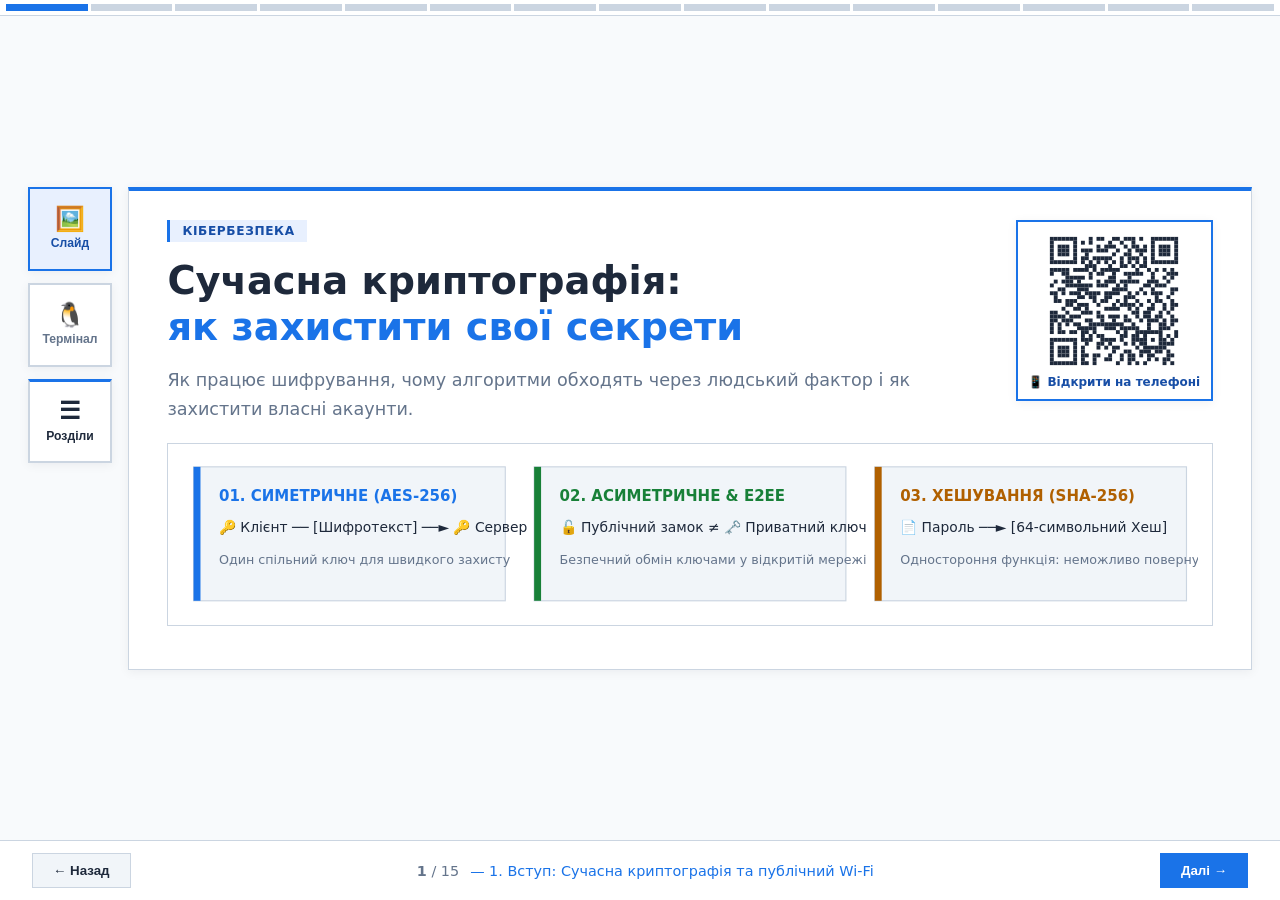
<file: index.html>
<!DOCTYPE html>
<html lang="uk">
<head>
  <meta charset="UTF-8" />
  <meta name="viewport" content="width=device-width, initial-scale=1.0" />
  <title>Сучасна криптографія</title>
  <link rel="icon" type="image/svg+xml" href="favicon.svg" />
  <link rel="stylesheet" href="styles.css?v=33" />
</head>
<body>
  <!-- Мінімалістичний сегментований індикатор прогресу зверху (замість громіздкої панелі) -->
  <div class="top-progress-strip" id="topProgressStrip" aria-label="Індикатор прогресу лекції"></div>

  <main class="stage" id="stage">

    <!-- СЛАЙД 0: Титульний + Візуальна карта -->
    <section class="slide active" data-index="0">
      <div class="slide-inner">
        <div class="hero-top-split">
          <div class="hero-text-col">
            <div class="cyber-pill">КІБЕРБЕЗПЕКА</div>
            <h1>Сучасна криптографія:<br><span class="gradient-text">як захистити свої секрети</span></h1>
            <p class="subtitle">Як працює шифрування, чому алгоритми обходять через людський фактор і як захистити власні акаунти.</p>
          </div>
          <a class="hero-qr-card" href="https://cpto-bakhmut-materials.github.io/cryptography-simplified/" target="_blank" rel="noopener" title="https://cpto-bakhmut-materials.github.io/cryptography-simplified/">
            <svg class="hero-qr-svg" aria-label="QR-код посилання на лекцію"   viewBox="0 0 35 35" preserveAspectRatio="none" version="1.1" xmlns="http://www.w3.org/2000/svg">
	<g id="QRcode">
		<rect x="0" y="0" width="35" height="35" fill="#ffffff"/>
		<g id="Pattern" transform="translate(1,1)">
			<rect x="0" y="0" width="1" height="1" fill="#1E293B"/>
			<rect x="1" y="0" width="1" height="1" fill="#1E293B"/>
			<rect x="2" y="0" width="1" height="1" fill="#1E293B"/>
			<rect x="3" y="0" width="1" height="1" fill="#1E293B"/>
			<rect x="4" y="0" width="1" height="1" fill="#1E293B"/>
			<rect x="5" y="0" width="1" height="1" fill="#1E293B"/>
			<rect x="6" y="0" width="1" height="1" fill="#1E293B"/>
			<rect x="10" y="0" width="1" height="1" fill="#1E293B"/>
			<rect x="12" y="0" width="1" height="1" fill="#1E293B"/>
			<rect x="13" y="0" width="1" height="1" fill="#1E293B"/>
			<rect x="16" y="0" width="1" height="1" fill="#1E293B"/>
			<rect x="17" y="0" width="1" height="1" fill="#1E293B"/>
			<rect x="19" y="0" width="1" height="1" fill="#1E293B"/>
			<rect x="20" y="0" width="1" height="1" fill="#1E293B"/>
			<rect x="21" y="0" width="1" height="1" fill="#1E293B"/>
			<rect x="23" y="0" width="1" height="1" fill="#1E293B"/>
			<rect x="26" y="0" width="1" height="1" fill="#1E293B"/>
			<rect x="27" y="0" width="1" height="1" fill="#1E293B"/>
			<rect x="28" y="0" width="1" height="1" fill="#1E293B"/>
			<rect x="29" y="0" width="1" height="1" fill="#1E293B"/>
			<rect x="30" y="0" width="1" height="1" fill="#1E293B"/>
			<rect x="31" y="0" width="1" height="1" fill="#1E293B"/>
			<rect x="32" y="0" width="1" height="1" fill="#1E293B"/>
			<rect x="0" y="1" width="1" height="1" fill="#1E293B"/>
			<rect x="6" y="1" width="1" height="1" fill="#1E293B"/>
			<rect x="8" y="1" width="1" height="1" fill="#1E293B"/>
			<rect x="10" y="1" width="1" height="1" fill="#1E293B"/>
			<rect x="15" y="1" width="1" height="1" fill="#1E293B"/>
			<rect x="18" y="1" width="1" height="1" fill="#1E293B"/>
			<rect x="21" y="1" width="1" height="1" fill="#1E293B"/>
			<rect x="26" y="1" width="1" height="1" fill="#1E293B"/>
			<rect x="32" y="1" width="1" height="1" fill="#1E293B"/>
			<rect x="0" y="2" width="1" height="1" fill="#1E293B"/>
			<rect x="2" y="2" width="1" height="1" fill="#1E293B"/>
			<rect x="3" y="2" width="1" height="1" fill="#1E293B"/>
			<rect x="4" y="2" width="1" height="1" fill="#1E293B"/>
			<rect x="6" y="2" width="1" height="1" fill="#1E293B"/>
			<rect x="12" y="2" width="1" height="1" fill="#1E293B"/>
			<rect x="14" y="2" width="1" height="1" fill="#1E293B"/>
			<rect x="15" y="2" width="1" height="1" fill="#1E293B"/>
			<rect x="16" y="2" width="1" height="1" fill="#1E293B"/>
			<rect x="19" y="2" width="1" height="1" fill="#1E293B"/>
			<rect x="21" y="2" width="1" height="1" fill="#1E293B"/>
			<rect x="22" y="2" width="1" height="1" fill="#1E293B"/>
			<rect x="24" y="2" width="1" height="1" fill="#1E293B"/>
			<rect x="26" y="2" width="1" height="1" fill="#1E293B"/>
			<rect x="28" y="2" width="1" height="1" fill="#1E293B"/>
			<rect x="29" y="2" width="1" height="1" fill="#1E293B"/>
			<rect x="30" y="2" width="1" height="1" fill="#1E293B"/>
			<rect x="32" y="2" width="1" height="1" fill="#1E293B"/>
			<rect x="0" y="3" width="1" height="1" fill="#1E293B"/>
			<rect x="2" y="3" width="1" height="1" fill="#1E293B"/>
			<rect x="3" y="3" width="1" height="1" fill="#1E293B"/>
			<rect x="4" y="3" width="1" height="1" fill="#1E293B"/>
			<rect x="6" y="3" width="1" height="1" fill="#1E293B"/>
			<rect x="8" y="3" width="1" height="1" fill="#1E293B"/>
			<rect x="9" y="3" width="1" height="1" fill="#1E293B"/>
			<rect x="10" y="3" width="1" height="1" fill="#1E293B"/>
			<rect x="12" y="3" width="1" height="1" fill="#1E293B"/>
			<rect x="13" y="3" width="1" height="1" fill="#1E293B"/>
			<rect x="14" y="3" width="1" height="1" fill="#1E293B"/>
			<rect x="17" y="3" width="1" height="1" fill="#1E293B"/>
			<rect x="20" y="3" width="1" height="1" fill="#1E293B"/>
			<rect x="22" y="3" width="1" height="1" fill="#1E293B"/>
			<rect x="23" y="3" width="1" height="1" fill="#1E293B"/>
			<rect x="24" y="3" width="1" height="1" fill="#1E293B"/>
			<rect x="26" y="3" width="1" height="1" fill="#1E293B"/>
			<rect x="28" y="3" width="1" height="1" fill="#1E293B"/>
			<rect x="29" y="3" width="1" height="1" fill="#1E293B"/>
			<rect x="30" y="3" width="1" height="1" fill="#1E293B"/>
			<rect x="32" y="3" width="1" height="1" fill="#1E293B"/>
			<rect x="0" y="4" width="1" height="1" fill="#1E293B"/>
			<rect x="2" y="4" width="1" height="1" fill="#1E293B"/>
			<rect x="3" y="4" width="1" height="1" fill="#1E293B"/>
			<rect x="4" y="4" width="1" height="1" fill="#1E293B"/>
			<rect x="6" y="4" width="1" height="1" fill="#1E293B"/>
			<rect x="9" y="4" width="1" height="1" fill="#1E293B"/>
			<rect x="16" y="4" width="1" height="1" fill="#1E293B"/>
			<rect x="19" y="4" width="1" height="1" fill="#1E293B"/>
			<rect x="20" y="4" width="1" height="1" fill="#1E293B"/>
			<rect x="23" y="4" width="1" height="1" fill="#1E293B"/>
			<rect x="26" y="4" width="1" height="1" fill="#1E293B"/>
			<rect x="28" y="4" width="1" height="1" fill="#1E293B"/>
			<rect x="29" y="4" width="1" height="1" fill="#1E293B"/>
			<rect x="30" y="4" width="1" height="1" fill="#1E293B"/>
			<rect x="32" y="4" width="1" height="1" fill="#1E293B"/>
			<rect x="0" y="5" width="1" height="1" fill="#1E293B"/>
			<rect x="6" y="5" width="1" height="1" fill="#1E293B"/>
			<rect x="8" y="5" width="1" height="1" fill="#1E293B"/>
			<rect x="9" y="5" width="1" height="1" fill="#1E293B"/>
			<rect x="11" y="5" width="1" height="1" fill="#1E293B"/>
			<rect x="12" y="5" width="1" height="1" fill="#1E293B"/>
			<rect x="13" y="5" width="1" height="1" fill="#1E293B"/>
			<rect x="14" y="5" width="1" height="1" fill="#1E293B"/>
			<rect x="15" y="5" width="1" height="1" fill="#1E293B"/>
			<rect x="18" y="5" width="1" height="1" fill="#1E293B"/>
			<rect x="20" y="5" width="1" height="1" fill="#1E293B"/>
			<rect x="21" y="5" width="1" height="1" fill="#1E293B"/>
			<rect x="22" y="5" width="1" height="1" fill="#1E293B"/>
			<rect x="24" y="5" width="1" height="1" fill="#1E293B"/>
			<rect x="26" y="5" width="1" height="1" fill="#1E293B"/>
			<rect x="32" y="5" width="1" height="1" fill="#1E293B"/>
			<rect x="0" y="6" width="1" height="1" fill="#1E293B"/>
			<rect x="1" y="6" width="1" height="1" fill="#1E293B"/>
			<rect x="2" y="6" width="1" height="1" fill="#1E293B"/>
			<rect x="3" y="6" width="1" height="1" fill="#1E293B"/>
			<rect x="4" y="6" width="1" height="1" fill="#1E293B"/>
			<rect x="5" y="6" width="1" height="1" fill="#1E293B"/>
			<rect x="6" y="6" width="1" height="1" fill="#1E293B"/>
			<rect x="8" y="6" width="1" height="1" fill="#1E293B"/>
			<rect x="10" y="6" width="1" height="1" fill="#1E293B"/>
			<rect x="12" y="6" width="1" height="1" fill="#1E293B"/>
			<rect x="14" y="6" width="1" height="1" fill="#1E293B"/>
			<rect x="16" y="6" width="1" height="1" fill="#1E293B"/>
			<rect x="18" y="6" width="1" height="1" fill="#1E293B"/>
			<rect x="20" y="6" width="1" height="1" fill="#1E293B"/>
			<rect x="22" y="6" width="1" height="1" fill="#1E293B"/>
			<rect x="24" y="6" width="1" height="1" fill="#1E293B"/>
			<rect x="26" y="6" width="1" height="1" fill="#1E293B"/>
			<rect x="27" y="6" width="1" height="1" fill="#1E293B"/>
			<rect x="28" y="6" width="1" height="1" fill="#1E293B"/>
			<rect x="29" y="6" width="1" height="1" fill="#1E293B"/>
			<rect x="30" y="6" width="1" height="1" fill="#1E293B"/>
			<rect x="31" y="6" width="1" height="1" fill="#1E293B"/>
			<rect x="32" y="6" width="1" height="1" fill="#1E293B"/>
			<rect x="9" y="7" width="1" height="1" fill="#1E293B"/>
			<rect x="10" y="7" width="1" height="1" fill="#1E293B"/>
			<rect x="11" y="7" width="1" height="1" fill="#1E293B"/>
			<rect x="15" y="7" width="1" height="1" fill="#1E293B"/>
			<rect x="18" y="7" width="1" height="1" fill="#1E293B"/>
			<rect x="19" y="7" width="1" height="1" fill="#1E293B"/>
			<rect x="21" y="7" width="1" height="1" fill="#1E293B"/>
			<rect x="23" y="7" width="1" height="1" fill="#1E293B"/>
			<rect x="24" y="7" width="1" height="1" fill="#1E293B"/>
			<rect x="0" y="8" width="1" height="1" fill="#1E293B"/>
			<rect x="1" y="8" width="1" height="1" fill="#1E293B"/>
			<rect x="2" y="8" width="1" height="1" fill="#1E293B"/>
			<rect x="3" y="8" width="1" height="1" fill="#1E293B"/>
			<rect x="4" y="8" width="1" height="1" fill="#1E293B"/>
			<rect x="6" y="8" width="1" height="1" fill="#1E293B"/>
			<rect x="7" y="8" width="1" height="1" fill="#1E293B"/>
			<rect x="8" y="8" width="1" height="1" fill="#1E293B"/>
			<rect x="9" y="8" width="1" height="1" fill="#1E293B"/>
			<rect x="11" y="8" width="1" height="1" fill="#1E293B"/>
			<rect x="13" y="8" width="1" height="1" fill="#1E293B"/>
			<rect x="14" y="8" width="1" height="1" fill="#1E293B"/>
			<rect x="15" y="8" width="1" height="1" fill="#1E293B"/>
			<rect x="16" y="8" width="1" height="1" fill="#1E293B"/>
			<rect x="17" y="8" width="1" height="1" fill="#1E293B"/>
			<rect x="22" y="8" width="1" height="1" fill="#1E293B"/>
			<rect x="25" y="8" width="1" height="1" fill="#1E293B"/>
			<rect x="27" y="8" width="1" height="1" fill="#1E293B"/>
			<rect x="29" y="8" width="1" height="1" fill="#1E293B"/>
			<rect x="31" y="8" width="1" height="1" fill="#1E293B"/>
			<rect x="0" y="9" width="1" height="1" fill="#1E293B"/>
			<rect x="3" y="9" width="1" height="1" fill="#1E293B"/>
			<rect x="4" y="9" width="1" height="1" fill="#1E293B"/>
			<rect x="10" y="9" width="1" height="1" fill="#1E293B"/>
			<rect x="12" y="9" width="1" height="1" fill="#1E293B"/>
			<rect x="13" y="9" width="1" height="1" fill="#1E293B"/>
			<rect x="16" y="9" width="1" height="1" fill="#1E293B"/>
			<rect x="19" y="9" width="1" height="1" fill="#1E293B"/>
			<rect x="20" y="9" width="1" height="1" fill="#1E293B"/>
			<rect x="21" y="9" width="1" height="1" fill="#1E293B"/>
			<rect x="22" y="9" width="1" height="1" fill="#1E293B"/>
			<rect x="23" y="9" width="1" height="1" fill="#1E293B"/>
			<rect x="26" y="9" width="1" height="1" fill="#1E293B"/>
			<rect x="30" y="9" width="1" height="1" fill="#1E293B"/>
			<rect x="31" y="9" width="1" height="1" fill="#1E293B"/>
			<rect x="32" y="9" width="1" height="1" fill="#1E293B"/>
			<rect x="4" y="10" width="1" height="1" fill="#1E293B"/>
			<rect x="5" y="10" width="1" height="1" fill="#1E293B"/>
			<rect x="6" y="10" width="1" height="1" fill="#1E293B"/>
			<rect x="7" y="10" width="1" height="1" fill="#1E293B"/>
			<rect x="8" y="10" width="1" height="1" fill="#1E293B"/>
			<rect x="10" y="10" width="1" height="1" fill="#1E293B"/>
			<rect x="15" y="10" width="1" height="1" fill="#1E293B"/>
			<rect x="16" y="10" width="1" height="1" fill="#1E293B"/>
			<rect x="20" y="10" width="1" height="1" fill="#1E293B"/>
			<rect x="26" y="10" width="1" height="1" fill="#1E293B"/>
			<rect x="29" y="10" width="1" height="1" fill="#1E293B"/>
			<rect x="31" y="10" width="1" height="1" fill="#1E293B"/>
			<rect x="1" y="11" width="1" height="1" fill="#1E293B"/>
			<rect x="3" y="11" width="1" height="1" fill="#1E293B"/>
			<rect x="4" y="11" width="1" height="1" fill="#1E293B"/>
			<rect x="5" y="11" width="1" height="1" fill="#1E293B"/>
			<rect x="7" y="11" width="1" height="1" fill="#1E293B"/>
			<rect x="12" y="11" width="1" height="1" fill="#1E293B"/>
			<rect x="14" y="11" width="1" height="1" fill="#1E293B"/>
			<rect x="15" y="11" width="1" height="1" fill="#1E293B"/>
			<rect x="16" y="11" width="1" height="1" fill="#1E293B"/>
			<rect x="18" y="11" width="1" height="1" fill="#1E293B"/>
			<rect x="19" y="11" width="1" height="1" fill="#1E293B"/>
			<rect x="20" y="11" width="1" height="1" fill="#1E293B"/>
			<rect x="21" y="11" width="1" height="1" fill="#1E293B"/>
			<rect x="22" y="11" width="1" height="1" fill="#1E293B"/>
			<rect x="25" y="11" width="1" height="1" fill="#1E293B"/>
			<rect x="26" y="11" width="1" height="1" fill="#1E293B"/>
			<rect x="27" y="11" width="1" height="1" fill="#1E293B"/>
			<rect x="30" y="11" width="1" height="1" fill="#1E293B"/>
			<rect x="0" y="12" width="1" height="1" fill="#1E293B"/>
			<rect x="4" y="12" width="1" height="1" fill="#1E293B"/>
			<rect x="5" y="12" width="1" height="1" fill="#1E293B"/>
			<rect x="6" y="12" width="1" height="1" fill="#1E293B"/>
			<rect x="7" y="12" width="1" height="1" fill="#1E293B"/>
			<rect x="8" y="12" width="1" height="1" fill="#1E293B"/>
			<rect x="9" y="12" width="1" height="1" fill="#1E293B"/>
			<rect x="10" y="12" width="1" height="1" fill="#1E293B"/>
			<rect x="12" y="12" width="1" height="1" fill="#1E293B"/>
			<rect x="13" y="12" width="1" height="1" fill="#1E293B"/>
			<rect x="14" y="12" width="1" height="1" fill="#1E293B"/>
			<rect x="17" y="12" width="1" height="1" fill="#1E293B"/>
			<rect x="19" y="12" width="1" height="1" fill="#1E293B"/>
			<rect x="24" y="12" width="1" height="1" fill="#1E293B"/>
			<rect x="25" y="12" width="1" height="1" fill="#1E293B"/>
			<rect x="27" y="12" width="1" height="1" fill="#1E293B"/>
			<rect x="28" y="12" width="1" height="1" fill="#1E293B"/>
			<rect x="29" y="12" width="1" height="1" fill="#1E293B"/>
			<rect x="2" y="13" width="1" height="1" fill="#1E293B"/>
			<rect x="3" y="13" width="1" height="1" fill="#1E293B"/>
			<rect x="7" y="13" width="1" height="1" fill="#1E293B"/>
			<rect x="8" y="13" width="1" height="1" fill="#1E293B"/>
			<rect x="9" y="13" width="1" height="1" fill="#1E293B"/>
			<rect x="16" y="13" width="1" height="1" fill="#1E293B"/>
			<rect x="17" y="13" width="1" height="1" fill="#1E293B"/>
			<rect x="18" y="13" width="1" height="1" fill="#1E293B"/>
			<rect x="19" y="13" width="1" height="1" fill="#1E293B"/>
			<rect x="23" y="13" width="1" height="1" fill="#1E293B"/>
			<rect x="26" y="13" width="1" height="1" fill="#1E293B"/>
			<rect x="31" y="13" width="1" height="1" fill="#1E293B"/>
			<rect x="32" y="13" width="1" height="1" fill="#1E293B"/>
			<rect x="0" y="14" width="1" height="1" fill="#1E293B"/>
			<rect x="1" y="14" width="1" height="1" fill="#1E293B"/>
			<rect x="3" y="14" width="1" height="1" fill="#1E293B"/>
			<rect x="5" y="14" width="1" height="1" fill="#1E293B"/>
			<rect x="6" y="14" width="1" height="1" fill="#1E293B"/>
			<rect x="7" y="14" width="1" height="1" fill="#1E293B"/>
			<rect x="9" y="14" width="1" height="1" fill="#1E293B"/>
			<rect x="10" y="14" width="1" height="1" fill="#1E293B"/>
			<rect x="11" y="14" width="1" height="1" fill="#1E293B"/>
			<rect x="12" y="14" width="1" height="1" fill="#1E293B"/>
			<rect x="14" y="14" width="1" height="1" fill="#1E293B"/>
			<rect x="15" y="14" width="1" height="1" fill="#1E293B"/>
			<rect x="16" y="14" width="1" height="1" fill="#1E293B"/>
			<rect x="17" y="14" width="1" height="1" fill="#1E293B"/>
			<rect x="20" y="14" width="1" height="1" fill="#1E293B"/>
			<rect x="22" y="14" width="1" height="1" fill="#1E293B"/>
			<rect x="24" y="14" width="1" height="1" fill="#1E293B"/>
			<rect x="26" y="14" width="1" height="1" fill="#1E293B"/>
			<rect x="27" y="14" width="1" height="1" fill="#1E293B"/>
			<rect x="28" y="14" width="1" height="1" fill="#1E293B"/>
			<rect x="31" y="14" width="1" height="1" fill="#1E293B"/>
			<rect x="1" y="15" width="1" height="1" fill="#1E293B"/>
			<rect x="7" y="15" width="1" height="1" fill="#1E293B"/>
			<rect x="8" y="15" width="1" height="1" fill="#1E293B"/>
			<rect x="10" y="15" width="1" height="1" fill="#1E293B"/>
			<rect x="11" y="15" width="1" height="1" fill="#1E293B"/>
			<rect x="14" y="15" width="1" height="1" fill="#1E293B"/>
			<rect x="15" y="15" width="1" height="1" fill="#1E293B"/>
			<rect x="19" y="15" width="1" height="1" fill="#1E293B"/>
			<rect x="20" y="15" width="1" height="1" fill="#1E293B"/>
			<rect x="21" y="15" width="1" height="1" fill="#1E293B"/>
			<rect x="27" y="15" width="1" height="1" fill="#1E293B"/>
			<rect x="30" y="15" width="1" height="1" fill="#1E293B"/>
			<rect x="1" y="16" width="1" height="1" fill="#1E293B"/>
			<rect x="2" y="16" width="1" height="1" fill="#1E293B"/>
			<rect x="4" y="16" width="1" height="1" fill="#1E293B"/>
			<rect x="5" y="16" width="1" height="1" fill="#1E293B"/>
			<rect x="6" y="16" width="1" height="1" fill="#1E293B"/>
			<rect x="11" y="16" width="1" height="1" fill="#1E293B"/>
			<rect x="13" y="16" width="1" height="1" fill="#1E293B"/>
			<rect x="14" y="16" width="1" height="1" fill="#1E293B"/>
			<rect x="17" y="16" width="1" height="1" fill="#1E293B"/>
			<rect x="19" y="16" width="1" height="1" fill="#1E293B"/>
			<rect x="22" y="16" width="1" height="1" fill="#1E293B"/>
			<rect x="25" y="16" width="1" height="1" fill="#1E293B"/>
			<rect x="27" y="16" width="1" height="1" fill="#1E293B"/>
			<rect x="28" y="16" width="1" height="1" fill="#1E293B"/>
			<rect x="31" y="16" width="1" height="1" fill="#1E293B"/>
			<rect x="4" y="17" width="1" height="1" fill="#1E293B"/>
			<rect x="5" y="17" width="1" height="1" fill="#1E293B"/>
			<rect x="7" y="17" width="1" height="1" fill="#1E293B"/>
			<rect x="8" y="17" width="1" height="1" fill="#1E293B"/>
			<rect x="9" y="17" width="1" height="1" fill="#1E293B"/>
			<rect x="12" y="17" width="1" height="1" fill="#1E293B"/>
			<rect x="16" y="17" width="1" height="1" fill="#1E293B"/>
			<rect x="18" y="17" width="1" height="1" fill="#1E293B"/>
			<rect x="19" y="17" width="1" height="1" fill="#1E293B"/>
			<rect x="20" y="17" width="1" height="1" fill="#1E293B"/>
			<rect x="21" y="17" width="1" height="1" fill="#1E293B"/>
			<rect x="23" y="17" width="1" height="1" fill="#1E293B"/>
			<rect x="26" y="17" width="1" height="1" fill="#1E293B"/>
			<rect x="29" y="17" width="1" height="1" fill="#1E293B"/>
			<rect x="31" y="17" width="1" height="1" fill="#1E293B"/>
			<rect x="32" y="17" width="1" height="1" fill="#1E293B"/>
			<rect x="3" y="18" width="1" height="1" fill="#1E293B"/>
			<rect x="6" y="18" width="1" height="1" fill="#1E293B"/>
			<rect x="7" y="18" width="1" height="1" fill="#1E293B"/>
			<rect x="9" y="18" width="1" height="1" fill="#1E293B"/>
			<rect x="14" y="18" width="1" height="1" fill="#1E293B"/>
			<rect x="15" y="18" width="1" height="1" fill="#1E293B"/>
			<rect x="16" y="18" width="1" height="1" fill="#1E293B"/>
			<rect x="17" y="18" width="1" height="1" fill="#1E293B"/>
			<rect x="20" y="18" width="1" height="1" fill="#1E293B"/>
			<rect x="22" y="18" width="1" height="1" fill="#1E293B"/>
			<rect x="25" y="18" width="1" height="1" fill="#1E293B"/>
			<rect x="26" y="18" width="1" height="1" fill="#1E293B"/>
			<rect x="29" y="18" width="1" height="1" fill="#1E293B"/>
			<rect x="31" y="18" width="1" height="1" fill="#1E293B"/>
			<rect x="0" y="19" width="1" height="1" fill="#1E293B"/>
			<rect x="1" y="19" width="1" height="1" fill="#1E293B"/>
			<rect x="4" y="19" width="1" height="1" fill="#1E293B"/>
			<rect x="8" y="19" width="1" height="1" fill="#1E293B"/>
			<rect x="9" y="19" width="1" height="1" fill="#1E293B"/>
			<rect x="10" y="19" width="1" height="1" fill="#1E293B"/>
			<rect x="12" y="19" width="1" height="1" fill="#1E293B"/>
			<rect x="21" y="19" width="1" height="1" fill="#1E293B"/>
			<rect x="22" y="19" width="1" height="1" fill="#1E293B"/>
			<rect x="24" y="19" width="1" height="1" fill="#1E293B"/>
			<rect x="25" y="19" width="1" height="1" fill="#1E293B"/>
			<rect x="28" y="19" width="1" height="1" fill="#1E293B"/>
			<rect x="30" y="19" width="1" height="1" fill="#1E293B"/>
			<rect x="0" y="20" width="1" height="1" fill="#1E293B"/>
			<rect x="1" y="20" width="1" height="1" fill="#1E293B"/>
			<rect x="2" y="20" width="1" height="1" fill="#1E293B"/>
			<rect x="3" y="20" width="1" height="1" fill="#1E293B"/>
			<rect x="5" y="20" width="1" height="1" fill="#1E293B"/>
			<rect x="6" y="20" width="1" height="1" fill="#1E293B"/>
			<rect x="7" y="20" width="1" height="1" fill="#1E293B"/>
			<rect x="12" y="20" width="1" height="1" fill="#1E293B"/>
			<rect x="13" y="20" width="1" height="1" fill="#1E293B"/>
			<rect x="15" y="20" width="1" height="1" fill="#1E293B"/>
			<rect x="16" y="20" width="1" height="1" fill="#1E293B"/>
			<rect x="17" y="20" width="1" height="1" fill="#1E293B"/>
			<rect x="19" y="20" width="1" height="1" fill="#1E293B"/>
			<rect x="22" y="20" width="1" height="1" fill="#1E293B"/>
			<rect x="24" y="20" width="1" height="1" fill="#1E293B"/>
			<rect x="25" y="20" width="1" height="1" fill="#1E293B"/>
			<rect x="27" y="20" width="1" height="1" fill="#1E293B"/>
			<rect x="28" y="20" width="1" height="1" fill="#1E293B"/>
			<rect x="31" y="20" width="1" height="1" fill="#1E293B"/>
			<rect x="0" y="21" width="1" height="1" fill="#1E293B"/>
			<rect x="1" y="21" width="1" height="1" fill="#1E293B"/>
			<rect x="3" y="21" width="1" height="1" fill="#1E293B"/>
			<rect x="4" y="21" width="1" height="1" fill="#1E293B"/>
			<rect x="5" y="21" width="1" height="1" fill="#1E293B"/>
			<rect x="9" y="21" width="1" height="1" fill="#1E293B"/>
			<rect x="10" y="21" width="1" height="1" fill="#1E293B"/>
			<rect x="13" y="21" width="1" height="1" fill="#1E293B"/>
			<rect x="16" y="21" width="1" height="1" fill="#1E293B"/>
			<rect x="19" y="21" width="1" height="1" fill="#1E293B"/>
			<rect x="20" y="21" width="1" height="1" fill="#1E293B"/>
			<rect x="23" y="21" width="1" height="1" fill="#1E293B"/>
			<rect x="25" y="21" width="1" height="1" fill="#1E293B"/>
			<rect x="26" y="21" width="1" height="1" fill="#1E293B"/>
			<rect x="27" y="21" width="1" height="1" fill="#1E293B"/>
			<rect x="29" y="21" width="1" height="1" fill="#1E293B"/>
			<rect x="31" y="21" width="1" height="1" fill="#1E293B"/>
			<rect x="32" y="21" width="1" height="1" fill="#1E293B"/>
			<rect x="0" y="22" width="1" height="1" fill="#1E293B"/>
			<rect x="2" y="22" width="1" height="1" fill="#1E293B"/>
			<rect x="4" y="22" width="1" height="1" fill="#1E293B"/>
			<rect x="6" y="22" width="1" height="1" fill="#1E293B"/>
			<rect x="7" y="22" width="1" height="1" fill="#1E293B"/>
			<rect x="10" y="22" width="1" height="1" fill="#1E293B"/>
			<rect x="11" y="22" width="1" height="1" fill="#1E293B"/>
			<rect x="12" y="22" width="1" height="1" fill="#1E293B"/>
			<rect x="13" y="22" width="1" height="1" fill="#1E293B"/>
			<rect x="14" y="22" width="1" height="1" fill="#1E293B"/>
			<rect x="15" y="22" width="1" height="1" fill="#1E293B"/>
			<rect x="16" y="22" width="1" height="1" fill="#1E293B"/>
			<rect x="17" y="22" width="1" height="1" fill="#1E293B"/>
			<rect x="18" y="22" width="1" height="1" fill="#1E293B"/>
			<rect x="21" y="22" width="1" height="1" fill="#1E293B"/>
			<rect x="25" y="22" width="1" height="1" fill="#1E293B"/>
			<rect x="28" y="22" width="1" height="1" fill="#1E293B"/>
			<rect x="29" y="22" width="1" height="1" fill="#1E293B"/>
			<rect x="31" y="22" width="1" height="1" fill="#1E293B"/>
			<rect x="0" y="23" width="1" height="1" fill="#1E293B"/>
			<rect x="2" y="23" width="1" height="1" fill="#1E293B"/>
			<rect x="7" y="23" width="1" height="1" fill="#1E293B"/>
			<rect x="8" y="23" width="1" height="1" fill="#1E293B"/>
			<rect x="9" y="23" width="1" height="1" fill="#1E293B"/>
			<rect x="10" y="23" width="1" height="1" fill="#1E293B"/>
			<rect x="11" y="23" width="1" height="1" fill="#1E293B"/>
			<rect x="14" y="23" width="1" height="1" fill="#1E293B"/>
			<rect x="15" y="23" width="1" height="1" fill="#1E293B"/>
			<rect x="16" y="23" width="1" height="1" fill="#1E293B"/>
			<rect x="18" y="23" width="1" height="1" fill="#1E293B"/>
			<rect x="19" y="23" width="1" height="1" fill="#1E293B"/>
			<rect x="20" y="23" width="1" height="1" fill="#1E293B"/>
			<rect x="21" y="23" width="1" height="1" fill="#1E293B"/>
			<rect x="22" y="23" width="1" height="1" fill="#1E293B"/>
			<rect x="25" y="23" width="1" height="1" fill="#1E293B"/>
			<rect x="28" y="23" width="1" height="1" fill="#1E293B"/>
			<rect x="29" y="23" width="1" height="1" fill="#1E293B"/>
			<rect x="30" y="23" width="1" height="1" fill="#1E293B"/>
			<rect x="0" y="24" width="1" height="1" fill="#1E293B"/>
			<rect x="2" y="24" width="1" height="1" fill="#1E293B"/>
			<rect x="3" y="24" width="1" height="1" fill="#1E293B"/>
			<rect x="5" y="24" width="1" height="1" fill="#1E293B"/>
			<rect x="6" y="24" width="1" height="1" fill="#1E293B"/>
			<rect x="8" y="24" width="1" height="1" fill="#1E293B"/>
			<rect x="9" y="24" width="1" height="1" fill="#1E293B"/>
			<rect x="11" y="24" width="1" height="1" fill="#1E293B"/>
			<rect x="17" y="24" width="1" height="1" fill="#1E293B"/>
			<rect x="19" y="24" width="1" height="1" fill="#1E293B"/>
			<rect x="22" y="24" width="1" height="1" fill="#1E293B"/>
			<rect x="23" y="24" width="1" height="1" fill="#1E293B"/>
			<rect x="24" y="24" width="1" height="1" fill="#1E293B"/>
			<rect x="25" y="24" width="1" height="1" fill="#1E293B"/>
			<rect x="26" y="24" width="1" height="1" fill="#1E293B"/>
			<rect x="27" y="24" width="1" height="1" fill="#1E293B"/>
			<rect x="28" y="24" width="1" height="1" fill="#1E293B"/>
			<rect x="32" y="24" width="1" height="1" fill="#1E293B"/>
			<rect x="8" y="25" width="1" height="1" fill="#1E293B"/>
			<rect x="10" y="25" width="1" height="1" fill="#1E293B"/>
			<rect x="12" y="25" width="1" height="1" fill="#1E293B"/>
			<rect x="13" y="25" width="1" height="1" fill="#1E293B"/>
			<rect x="18" y="25" width="1" height="1" fill="#1E293B"/>
			<rect x="19" y="25" width="1" height="1" fill="#1E293B"/>
			<rect x="21" y="25" width="1" height="1" fill="#1E293B"/>
			<rect x="22" y="25" width="1" height="1" fill="#1E293B"/>
			<rect x="24" y="25" width="1" height="1" fill="#1E293B"/>
			<rect x="28" y="25" width="1" height="1" fill="#1E293B"/>
			<rect x="30" y="25" width="1" height="1" fill="#1E293B"/>
			<rect x="32" y="25" width="1" height="1" fill="#1E293B"/>
			<rect x="0" y="26" width="1" height="1" fill="#1E293B"/>
			<rect x="1" y="26" width="1" height="1" fill="#1E293B"/>
			<rect x="2" y="26" width="1" height="1" fill="#1E293B"/>
			<rect x="3" y="26" width="1" height="1" fill="#1E293B"/>
			<rect x="4" y="26" width="1" height="1" fill="#1E293B"/>
			<rect x="5" y="26" width="1" height="1" fill="#1E293B"/>
			<rect x="6" y="26" width="1" height="1" fill="#1E293B"/>
			<rect x="8" y="26" width="1" height="1" fill="#1E293B"/>
			<rect x="9" y="26" width="1" height="1" fill="#1E293B"/>
			<rect x="10" y="26" width="1" height="1" fill="#1E293B"/>
			<rect x="13" y="26" width="1" height="1" fill="#1E293B"/>
			<rect x="14" y="26" width="1" height="1" fill="#1E293B"/>
			<rect x="15" y="26" width="1" height="1" fill="#1E293B"/>
			<rect x="16" y="26" width="1" height="1" fill="#1E293B"/>
			<rect x="18" y="26" width="1" height="1" fill="#1E293B"/>
			<rect x="21" y="26" width="1" height="1" fill="#1E293B"/>
			<rect x="22" y="26" width="1" height="1" fill="#1E293B"/>
			<rect x="23" y="26" width="1" height="1" fill="#1E293B"/>
			<rect x="24" y="26" width="1" height="1" fill="#1E293B"/>
			<rect x="26" y="26" width="1" height="1" fill="#1E293B"/>
			<rect x="28" y="26" width="1" height="1" fill="#1E293B"/>
			<rect x="29" y="26" width="1" height="1" fill="#1E293B"/>
			<rect x="31" y="26" width="1" height="1" fill="#1E293B"/>
			<rect x="0" y="27" width="1" height="1" fill="#1E293B"/>
			<rect x="6" y="27" width="1" height="1" fill="#1E293B"/>
			<rect x="9" y="27" width="1" height="1" fill="#1E293B"/>
			<rect x="12" y="27" width="1" height="1" fill="#1E293B"/>
			<rect x="13" y="27" width="1" height="1" fill="#1E293B"/>
			<rect x="15" y="27" width="1" height="1" fill="#1E293B"/>
			<rect x="19" y="27" width="1" height="1" fill="#1E293B"/>
			<rect x="21" y="27" width="1" height="1" fill="#1E293B"/>
			<rect x="23" y="27" width="1" height="1" fill="#1E293B"/>
			<rect x="24" y="27" width="1" height="1" fill="#1E293B"/>
			<rect x="28" y="27" width="1" height="1" fill="#1E293B"/>
			<rect x="29" y="27" width="1" height="1" fill="#1E293B"/>
			<rect x="30" y="27" width="1" height="1" fill="#1E293B"/>
			<rect x="31" y="27" width="1" height="1" fill="#1E293B"/>
			<rect x="0" y="28" width="1" height="1" fill="#1E293B"/>
			<rect x="2" y="28" width="1" height="1" fill="#1E293B"/>
			<rect x="3" y="28" width="1" height="1" fill="#1E293B"/>
			<rect x="4" y="28" width="1" height="1" fill="#1E293B"/>
			<rect x="6" y="28" width="1" height="1" fill="#1E293B"/>
			<rect x="8" y="28" width="1" height="1" fill="#1E293B"/>
			<rect x="12" y="28" width="1" height="1" fill="#1E293B"/>
			<rect x="14" y="28" width="1" height="1" fill="#1E293B"/>
			<rect x="16" y="28" width="1" height="1" fill="#1E293B"/>
			<rect x="17" y="28" width="1" height="1" fill="#1E293B"/>
			<rect x="22" y="28" width="1" height="1" fill="#1E293B"/>
			<rect x="24" y="28" width="1" height="1" fill="#1E293B"/>
			<rect x="25" y="28" width="1" height="1" fill="#1E293B"/>
			<rect x="26" y="28" width="1" height="1" fill="#1E293B"/>
			<rect x="27" y="28" width="1" height="1" fill="#1E293B"/>
			<rect x="28" y="28" width="1" height="1" fill="#1E293B"/>
			<rect x="29" y="28" width="1" height="1" fill="#1E293B"/>
			<rect x="0" y="29" width="1" height="1" fill="#1E293B"/>
			<rect x="2" y="29" width="1" height="1" fill="#1E293B"/>
			<rect x="3" y="29" width="1" height="1" fill="#1E293B"/>
			<rect x="4" y="29" width="1" height="1" fill="#1E293B"/>
			<rect x="6" y="29" width="1" height="1" fill="#1E293B"/>
			<rect x="8" y="29" width="1" height="1" fill="#1E293B"/>
			<rect x="16" y="29" width="1" height="1" fill="#1E293B"/>
			<rect x="19" y="29" width="1" height="1" fill="#1E293B"/>
			<rect x="20" y="29" width="1" height="1" fill="#1E293B"/>
			<rect x="23" y="29" width="1" height="1" fill="#1E293B"/>
			<rect x="24" y="29" width="1" height="1" fill="#1E293B"/>
			<rect x="25" y="29" width="1" height="1" fill="#1E293B"/>
			<rect x="27" y="29" width="1" height="1" fill="#1E293B"/>
			<rect x="28" y="29" width="1" height="1" fill="#1E293B"/>
			<rect x="30" y="29" width="1" height="1" fill="#1E293B"/>
			<rect x="0" y="30" width="1" height="1" fill="#1E293B"/>
			<rect x="2" y="30" width="1" height="1" fill="#1E293B"/>
			<rect x="3" y="30" width="1" height="1" fill="#1E293B"/>
			<rect x="4" y="30" width="1" height="1" fill="#1E293B"/>
			<rect x="6" y="30" width="1" height="1" fill="#1E293B"/>
			<rect x="8" y="30" width="1" height="1" fill="#1E293B"/>
			<rect x="9" y="30" width="1" height="1" fill="#1E293B"/>
			<rect x="11" y="30" width="1" height="1" fill="#1E293B"/>
			<rect x="12" y="30" width="1" height="1" fill="#1E293B"/>
			<rect x="15" y="30" width="1" height="1" fill="#1E293B"/>
			<rect x="18" y="30" width="1" height="1" fill="#1E293B"/>
			<rect x="20" y="30" width="1" height="1" fill="#1E293B"/>
			<rect x="21" y="30" width="1" height="1" fill="#1E293B"/>
			<rect x="23" y="30" width="1" height="1" fill="#1E293B"/>
			<rect x="25" y="30" width="1" height="1" fill="#1E293B"/>
			<rect x="26" y="30" width="1" height="1" fill="#1E293B"/>
			<rect x="30" y="30" width="1" height="1" fill="#1E293B"/>
			<rect x="31" y="30" width="1" height="1" fill="#1E293B"/>
			<rect x="0" y="31" width="1" height="1" fill="#1E293B"/>
			<rect x="6" y="31" width="1" height="1" fill="#1E293B"/>
			<rect x="8" y="31" width="1" height="1" fill="#1E293B"/>
			<rect x="11" y="31" width="1" height="1" fill="#1E293B"/>
			<rect x="14" y="31" width="1" height="1" fill="#1E293B"/>
			<rect x="15" y="31" width="1" height="1" fill="#1E293B"/>
			<rect x="18" y="31" width="1" height="1" fill="#1E293B"/>
			<rect x="20" y="31" width="1" height="1" fill="#1E293B"/>
			<rect x="21" y="31" width="1" height="1" fill="#1E293B"/>
			<rect x="25" y="31" width="1" height="1" fill="#1E293B"/>
			<rect x="27" y="31" width="1" height="1" fill="#1E293B"/>
			<rect x="29" y="31" width="1" height="1" fill="#1E293B"/>
			<rect x="30" y="31" width="1" height="1" fill="#1E293B"/>
			<rect x="0" y="32" width="1" height="1" fill="#1E293B"/>
			<rect x="1" y="32" width="1" height="1" fill="#1E293B"/>
			<rect x="2" y="32" width="1" height="1" fill="#1E293B"/>
			<rect x="3" y="32" width="1" height="1" fill="#1E293B"/>
			<rect x="4" y="32" width="1" height="1" fill="#1E293B"/>
			<rect x="5" y="32" width="1" height="1" fill="#1E293B"/>
			<rect x="6" y="32" width="1" height="1" fill="#1E293B"/>
			<rect x="8" y="32" width="1" height="1" fill="#1E293B"/>
			<rect x="9" y="32" width="1" height="1" fill="#1E293B"/>
			<rect x="11" y="32" width="1" height="1" fill="#1E293B"/>
			<rect x="17" y="32" width="1" height="1" fill="#1E293B"/>
			<rect x="20" y="32" width="1" height="1" fill="#1E293B"/>
			<rect x="22" y="32" width="1" height="1" fill="#1E293B"/>
			<rect x="24" y="32" width="1" height="1" fill="#1E293B"/>
			<rect x="29" y="32" width="1" height="1" fill="#1E293B"/>
			<rect x="31" y="32" width="1" height="1" fill="#1E293B"/>
		</g>
	</g>
</svg>
            <span class="hero-qr-caption">📱 Відкрити на телефоні</span>
          </a>
        </div>

        <!-- Схема: 3 стовпи криптографії -->
        <div class="slide-svg-wrap">
          <svg viewBox="0 0 880 140" class="slide-svg slide-svg-landscape" aria-label="Три кити криптографії">
            <rect x="10" y="12" width="270" height="116" fill="#F1F5F9" stroke="#CBD5E1"/>
            <rect x="10" y="12" width="6" height="116" fill="#1A73E8"/>
            <text x="32" y="42" fill="#1A73E8" font-size="13" font-weight="bold">01. СИМЕТРИЧНЕ (AES-256)</text>
            <text x="32" y="68" fill="#1E293B" font-size="12">🔑 Клієнт ── [Шифротекст] ──► 🔑 Сервер</text>
            <text x="32" y="96" fill="#64748B" font-size="11">Один спільний ключ для швидкого захисту</text>

            <rect x="305" y="12" width="270" height="116" fill="#F1F5F9" stroke="#CBD5E1"/>
            <rect x="305" y="12" width="6" height="116" fill="#188038"/>
            <text x="327" y="42" fill="#188038" font-size="13" font-weight="bold">02. АСИМЕТРИЧНЕ &amp; E2EE</text>
            <text x="327" y="68" fill="#1E293B" font-size="12">🔓 Публічний замок ≠ 🗝️ Приватний ключ</text>
            <text x="327" y="96" fill="#64748B" font-size="11">Безпечний обмін ключами у відкритій мережі</text>

            <rect x="600" y="12" width="270" height="116" fill="#F1F5F9" stroke="#CBD5E1"/>
            <rect x="600" y="12" width="6" height="116" fill="#B06000"/>
            <text x="622" y="42" fill="#B06000" font-size="13" font-weight="bold">03. ХЕШУВАННЯ (SHA-256)</text>
            <text x="622" y="68" fill="#1E293B" font-size="12">📄 Пароль ──► [64-символьний Хеш]</text>
            <text x="622" y="96" fill="#64748B" font-size="11">Одностороння функція: неможливо повернути</text>
          </svg>
          <svg viewBox="0 0 380 264" class="slide-svg slide-svg-portrait" aria-label="Три кити криптографії (вертикальна схема)">
    <rect x="8" y="8" width="364" height="76" fill="#F1F5F9" stroke="#CBD5E1"/>
    <rect x="8" y="8" width="6" height="76" fill="#1A73E8"/>
    <text x="26" y="31" fill="#1A73E8" font-size="13" font-weight="bold">01. СИМЕТРИЧНЕ (AES-256)</text>
    <text x="26" y="52" fill="#1E293B" font-size="12">🔑 Клієнт ── [Шифротекст] ──► 🔑 Сервер</text>
    <text x="26" y="72" fill="#64748B" font-size="11">Один спільний ключ для швидкого захисту</text>

    <rect x="8" y="94" width="364" height="76" fill="#F1F5F9" stroke="#CBD5E1"/>
    <rect x="8" y="94" width="6" height="76" fill="#188038"/>
    <text x="26" y="117" fill="#188038" font-size="13" font-weight="bold">02. АСИМЕТРИЧНЕ &amp; E2EE</text>
    <text x="26" y="138" fill="#1E293B" font-size="12">🔓 Публічний замок ≠ 🗝️ Приватний ключ</text>
    <text x="26" y="158" fill="#64748B" font-size="11">Безпечний обмін ключами у відкритій мережі</text>

    <rect x="8" y="180" width="364" height="76" fill="#F1F5F9" stroke="#CBD5E1"/>
    <rect x="8" y="180" width="6" height="76" fill="#B06000"/>
    <text x="26" y="203" fill="#B06000" font-size="13" font-weight="bold">03. ХЕШУВАННЯ (SHA-256)</text>
    <text x="26" y="224" fill="#1E293B" font-size="12">📄 Пароль ──► [64-символьний Хеш]</text>
    <text x="26" y="244" fill="#64748B" font-size="11">Одностороння функція: неможливо повернути</text>
  </svg>
        </div>
      </div>
    </section>

    <!-- СЛАЙД 1: Симетричне шифрування + Схема мережі -->
    <section class="slide" data-index="1">
      <div class="slide-inner">
        <div class="section-tag">Основи шифрування</div>
        <h2>Відкрита листівка проти Сейфа</h2>
        <p class="lead">Без криптографії кожен проміжний роутер бачить вміст пакетів. Симетричне шифрування закриває дані спільним ключем.</p>

        <!-- Схема: Перехоплення у відкритому каналі проти AES тунелю -->
        <div class="slide-svg-wrap">
          <svg viewBox="0 0 880 215" class="slide-svg slide-svg-landscape" aria-label="Схема перехоплення трафіку">
            <!-- Без шифрування -->
            <rect x="10" y="10" width="860" height="90" fill="#FCE8E6" stroke="#D93025"/>
            <text x="24" y="32" fill="#D93025" font-size="12" font-weight="bold">❌ ВІДКРИТИЙ КАНАЛ (Plaintext / HTTP):</text>

            <rect x="24" y="44" width="150" height="42" fill="#FFFFFF" stroke="#CBD5E1"/>
            <text x="99" y="70" fill="#1E293B" font-size="12" font-weight="bold" text-anchor="middle">📱 Відправник</text>

            <line x1="174" y1="65" x2="320" y2="65" stroke="#D93025" stroke-width="3"/>
            <text x="247" y="56" fill="#D93025" font-size="11" font-family="monospace" text-anchor="middle">"Код: 4512"</text>

            <rect x="320" y="40" width="240" height="50" fill="#FFFFFF" stroke="#D93025" stroke-width="2"/>
            <text x="440" y="62" fill="#D93025" font-size="12" font-weight="bold" text-anchor="middle">🕵️ Wi-Fi Роутер / Перехоплювач</text>
            <text x="440" y="80" fill="#64748B" font-size="11" text-anchor="middle">Читає весь текст пакета</text>

            <line x1="560" y1="65" x2="706" y2="65" stroke="#D93025" stroke-width="3"/>
            <rect x="706" y="44" width="150" height="42" fill="#FFFFFF" stroke="#CBD5E1"/>
            <text x="781" y="70" fill="#1E293B" font-size="12" font-weight="bold" text-anchor="middle">🏢 Сервер</text>

            <!-- З шифруванням AES -->
            <rect x="10" y="114" width="860" height="90" fill="#E6F4EA" stroke="#188038"/>
            <text x="24" y="136" fill="#188038" font-size="12" font-weight="bold">✅ СИМЕТРИЧНЕ ШИФРУВАННЯ (AES-256 • Один ключ на двох):</text>

            <rect x="24" y="148" width="150" height="42" fill="#FFFFFF" stroke="#188038"/>
            <text x="99" y="174" fill="#1E293B" font-size="12" font-weight="bold" text-anchor="middle">📱 + 🔑 Ключ K</text>

            <line x1="174" y1="169" x2="320" y2="169" stroke="#188038" stroke-width="4"/>
            <text x="247" y="160" fill="#188038" font-size="11" font-family="monospace" text-anchor="middle">9f8a#d71!kLp</text>

            <rect x="320" y="144" width="240" height="50" fill="#FFFFFF" stroke="#CBD5E1"/>
            <text x="440" y="166" fill="#1E293B" font-size="12" font-weight="bold" text-anchor="middle">🕵️ Wi-Fi Роутер / Перехоплювач</text>
            <text x="440" y="184" fill="#64748B" font-size="11" text-anchor="middle">Бачить лише випадковий шум</text>

            <line x1="560" y1="169" x2="706" y2="169" stroke="#188038" stroke-width="4"/>
            <rect x="706" y="148" width="150" height="42" fill="#FFFFFF" stroke="#188038"/>
            <text x="781" y="174" fill="#1E293B" font-size="12" font-weight="bold" text-anchor="middle">🏢 + 🔑 Ключ K</text>
          </svg>
          <svg viewBox="0 0 380 340" class="slide-svg slide-svg-portrait" aria-label="Схема перехоплення трафіку (вертикальна)">
    <rect x="8" y="8" width="364" height="154" fill="#FCE8E6" stroke="#D93025"/>
    <text x="20" y="28" fill="#D93025" font-size="12" font-weight="bold">❌ ВІДКРИТИЙ КАНАЛ (Plaintext / HTTP):</text>
    <rect x="20" y="38" width="340" height="32" fill="#FFFFFF" stroke="#CBD5E1"/>
    <text x="190" y="59" fill="#1E293B" font-size="12" font-weight="bold" text-anchor="middle">📱 Відправник ──► "Код: 4512"</text>
    <rect x="20" y="78" width="340" height="38" fill="#FFFFFF" stroke="#D93025" stroke-width="2"/>
    <text x="190" y="96" fill="#D93025" font-size="12" font-weight="bold" text-anchor="middle">🕵️ Wi-Fi Роутер: читає весь текст!</text>
    <text x="190" y="111" fill="#64748B" font-size="10.5" text-anchor="middle">Перехоплює паролі та повідомлення</text>
    <rect x="20" y="124" width="340" height="30" fill="#FFFFFF" stroke="#CBD5E1"/>
    <text x="190" y="144" fill="#1E293B" font-size="12" font-weight="bold" text-anchor="middle">▼ 🏢 Сервер</text>

    <rect x="8" y="174" width="364" height="158" fill="#E6F4EA" stroke="#188038"/>
    <text x="20" y="194" fill="#188038" font-size="12" font-weight="bold">✅ СИМЕТРИЧНЕ ШИФРУВАННЯ (AES-256):</text>
    <rect x="20" y="204" width="340" height="32" fill="#FFFFFF" stroke="#188038"/>
    <text x="190" y="225" fill="#1E293B" font-size="12" font-weight="bold" text-anchor="middle">📱 + 🔑 Ключ K ──► 9f8a#d71!kLp</text>
    <rect x="20" y="244" width="340" height="38" fill="#FFFFFF" stroke="#CBD5E1"/>
    <text x="190" y="262" fill="#1E293B" font-size="12" font-weight="bold" text-anchor="middle">🕵️ Wi-Fi Роутер: бачить лише шум</text>
    <text x="190" y="277" fill="#188038" font-size="10.5" font-weight="bold" text-anchor="middle">Без ключа K розшифрувати неможливо</text>
    <rect x="20" y="290" width="340" height="32" fill="#FFFFFF" stroke="#188038"/>
    <text x="190" y="311" fill="#1E293B" font-size="12" font-weight="bold" text-anchor="middle">▼ 🏢 Сервер + 🔑 Ключ K</text>
  </svg>
        </div>
      </div>
    </section>

    <!-- РОЗДІЛ 3: ДЕМО 1А — Класичний Шифр Цезаря -->
    <section class="slide" data-index="2">
      <div class="slide-inner">
        <div class="demo-header">
          <div>
            <span class="badge-demo">ДЕМО №1А • СИМЕТРИЧНЕ ШИФРУВАННЯ</span>
            <h2>Симетричне шифрування: Класичний Шифр Цезаря</h2>
          </div>
        </div>
        <div id="caesarPanel" class="demo-panel">
          <!-- Графічне пояснення Шифру Цезаря -->
          <div class="slide-svg-wrap">
          <svg viewBox="0 0 880 86" class="slide-svg slide-svg-landscape" aria-label="Схема зсуву Шифру Цезаря">
              <rect x="10" y="10" width="210" height="66" fill="#F1F5F9" stroke="#CBD5E1"/>
              <text x="115" y="36" fill="#1E293B" font-size="12" font-weight="bold" text-anchor="middle">1. ВІДКРИТА ЛІТЕРА (x)</text>
              <text x="115" y="58" fill="#1A73E8" font-size="13" font-family="monospace" font-weight="bold" text-anchor="middle">А, Б, В ...</text>

              <line x1="220" y1="43" x2="290" y2="43" stroke="#1A73E8" stroke-width="2"/>
              <rect x="290" y="10" width="290" height="66" fill="#E8F0FE" stroke="#1A73E8"/>
              <text x="435" y="36" fill="#174EA6" font-size="12" font-weight="bold" text-anchor="middle">2. ФОРМУЛА ЗСУВУ: (x + K) mod 33</text>
              <text x="435" y="58" fill="#D93025" font-size="11" font-weight="bold" text-anchor="middle">⚠️ Лише 32 варіанти ключа K — перебір миттєвий</text>

              <line x1="580" y1="43" x2="650" y2="43" stroke="#188038" stroke-width="2"/>
              <rect x="650" y="10" width="220" height="66" fill="#E6F4EA" stroke="#188038"/>
              <text x="760" y="36" fill="#188038" font-size="12" font-weight="bold" text-anchor="middle">3. ШИФРОТЕКСТ</text>
              <text x="760" y="58" fill="#1E293B" font-size="13" font-family="monospace" font-weight="bold" text-anchor="middle">Г, Ґ, Д ...</text>
            </svg>
          <svg viewBox="0 0 380 236" class="slide-svg slide-svg-portrait" aria-label="Схема зсуву Шифру Цезаря (вертикальна)">
    <rect x="10" y="8" width="360" height="60" fill="#F1F5F9" stroke="#CBD5E1"/>
    <text x="190" y="32" fill="#1E293B" font-size="12.5" font-weight="bold" text-anchor="middle">1. ВІДКРИТА ЛІТЕРА (x)</text>
    <text x="190" y="54" fill="#1A73E8" font-size="13" font-family="monospace" font-weight="bold" text-anchor="middle">А, Б, В ...</text>
    <text x="190" y="84" fill="#1A73E8" font-size="13" font-weight="bold" text-anchor="middle">▼</text>
    <rect x="10" y="92" width="360" height="62" fill="#E8F0FE" stroke="#1A73E8"/>
    <text x="190" y="116" fill="#174EA6" font-size="12.5" font-weight="bold" text-anchor="middle">2. ФОРМУЛА ЗСУВУ: (x + K) mod 33</text>
    <text x="190" y="138" fill="#D93025" font-size="11.5" font-weight="bold" text-anchor="middle">⚠️ Лише 32 варіанти ключа K — перебір миттєвий</text>
    <text x="190" y="168" fill="#188038" font-size="13" font-weight="bold" text-anchor="middle">▼</text>
    <rect x="10" y="174" width="360" height="54" fill="#E6F4EA" stroke="#188038"/>
    <text x="190" y="197" fill="#188038" font-size="12.5" font-weight="bold" text-anchor="middle">3. ШИФРОТЕКСТ</text>
    <text x="190" y="217" fill="#1E293B" font-size="13" font-family="monospace" font-weight="bold" text-anchor="middle">Г, Ґ, Д ...</text>
  </svg>
        </div>

          <div class="demo-grid-2">
            <div class="card">
              <h3>Вхідні дані та Ключ</h3>
              <label class="field-label">Повідомлення:</label>
              <input type="text" id="caesarInput" class="cyber-input" value="Зустрічаємось о 15:00, пароль — Піца" oninput="updateCaesar()" />

              <label class="field-label">Зсув алфавіту: <strong id="caesarShiftVal">+3</strong></label>
              <input type="range" id="caesarShift" min="1" max="32" value="3" class="cyber-range" oninput="updateCaesar()" />
              <div class="alphabet-wheel" id="alphabetPreview"></div>
            </div>

            <div class="card">
              <h3>Шифротекст та Розшифрування</h3>
              <div class="cipher-output" id="caesarOutput"></div>
              <div id="caesarAnimStatus" class="caesar-anim-status hidden"></div>
              <div class="hack-box">
                <div class="hack-header">
                  <span>Усього 32 можливих ключі</span>
                  <div class="quick-btns">
                    <button class="btn-primary btn-sm" id="btnAnimateCaesar" onclick="animateCaesarDecryption()">▶ Анімація розшифрування</button>
                    <button class="btn-danger btn-sm" onclick="bruteForceCaesar()">Перебір 32 ключів</button>
                  </div>
                </div>
                <div class="brute-results" id="caesarBruteList"></div>
              </div>
            </div>
          </div>
        </div>
      </div>
    </section>

        <!-- РОЗДІЛ 4: ДЕМО 1Б — Сучасний стандарт AES-256-GCM -->
    <section class="slide" data-index="3">
      <div class="slide-inner">
        <div class="demo-header">
          <div>
            <span class="badge-demo">ДЕМО №1Б • СИМЕТРИЧНЕ ШИФРУВАННЯ ТА АВТЕНТИФІКАЦІЯ</span>
            <h2>Симетричне шифрування: Сучасний стандарт AES-256-GCM</h2>
          </div>
        </div>
        <div id="aesPanel" class="demo-panel">
          <!-- Графічне пояснення AES-256-GCM -->
          <div class="slide-svg-wrap">
          <svg viewBox="0 0 880 92" class="slide-svg slide-svg-landscape" aria-label="Схема шифрування AES-256-GCM">
              <rect x="10" y="8" width="255" height="76" fill="#F1F5F9" stroke="#CBD5E1"/>
              <text x="137" y="30" fill="#1E293B" font-size="11" font-weight="bold" text-anchor="middle">1. AES-256 (Блокове ядро)</text>
              <text x="137" y="50" fill="#1A73E8" font-size="10.5" font-family="monospace" text-anchor="middle">14 раундів • Ключ 256 біт (2^256)</text>
              <text x="137" y="69" fill="#64748B" font-size="9.5" text-anchor="middle">Сам по собі не перевіряє підміну байтів</text>

              <line x1="265" y1="46" x2="295" y2="46" stroke="#1A73E8" stroke-width="2"/>
              <rect x="295" y="8" width="285" height="76" fill="#E8F0FE" stroke="#1A73E8"/>
              <text x="437" y="30" fill="#174EA6" font-size="11" font-weight="bold" text-anchor="middle">2. CM — Counter Mode (Лічильник + IV)</text>
              <text x="437" y="50" fill="#1E293B" font-size="10.5" text-anchor="middle">Шифрує потоком будь-яку довжину тексту</text>
              <text x="437" y="69" fill="#1A73E8" font-size="9.5" font-weight="bold" text-anchor="middle">Унікальний IV робить кожен пакет неповторним</text>

              <line x1="580" y1="46" x2="610" y2="46" stroke="#188038" stroke-width="2"/>
              <rect x="610" y="8" width="260" height="76" fill="#E6F4EA" stroke="#188038" stroke-width="2"/>
              <text x="740" y="30" fill="#188038" font-size="11" font-weight="bold" text-anchor="middle">3. G — Galois Tag (Пломба 16 байт)</text>
              <text x="740" y="50" fill="#1E293B" font-size="10.5" text-anchor="middle">Контрольна сума цілісності пакета</text>
              <text x="740" y="69" fill="#D93025" font-size="9.5" font-weight="bold" text-anchor="middle">Зміна 1 біта в мережі зриває пломбу!</text>
            </svg>
          <svg viewBox="0 0 380 268" class="slide-svg slide-svg-portrait" aria-label="Схема шифрування AES-256-GCM (вертикальна)">
    <rect x="10" y="8" width="360" height="72" fill="#F1F5F9" stroke="#CBD5E1"/>
    <text x="190" y="29" fill="#1E293B" font-size="12" font-weight="bold" text-anchor="middle">1. AES-256 (Блокове ядро)</text>
    <text x="190" y="48" fill="#1A73E8" font-size="11.5" font-family="monospace" text-anchor="middle">14 раундів • Ключ 256 біт (2^256)</text>
    <text x="190" y="66" fill="#64748B" font-size="10.5" text-anchor="middle">Сам по собі не перевіряє підміну байтів</text>
    <text x="190" y="93" fill="#1A73E8" font-size="12" font-weight="bold" text-anchor="middle">▼</text>
    <rect x="10" y="98" width="360" height="72" fill="#E8F0FE" stroke="#1A73E8"/>
    <text x="190" y="119" fill="#174EA6" font-size="12" font-weight="bold" text-anchor="middle">2. CM — Counter Mode (Лічильник + IV)</text>
    <text x="190" y="138" fill="#1E293B" font-size="11" text-anchor="middle">Шифрує потоком будь-яку довжину тексту</text>
    <text x="190" y="156" fill="#1A73E8" font-size="10.5" font-weight="bold" text-anchor="middle">Унікальний IV робить кожен пакет неповторним</text>
    <text x="190" y="183" fill="#188038" font-size="12" font-weight="bold" text-anchor="middle">▼</text>
    <rect x="10" y="188" width="360" height="72" fill="#E6F4EA" stroke="#188038" stroke-width="2"/>
    <text x="190" y="209" fill="#188038" font-size="12" font-weight="bold" text-anchor="middle">3. G — Galois Tag (Пломба 16 байт)</text>
    <text x="190" y="228" fill="#1E293B" font-size="11" text-anchor="middle">Контрольна сума цілісності пакета</text>
    <text x="190" y="246" fill="#D93025" font-size="10.5" font-weight="bold" text-anchor="middle">Зміна 1 біта в мережі зриває пломбу!</text>
  </svg>
        </div>

          <div class="demo-grid-2">
            <div class="card">
              <h3>1. Шифрування та структура пакета AES-GCM</h3>
              <label class="field-label">Повідомлення:</label>
              <input type="text" id="aesInput" class="cyber-input" value="Зустрічаємось о 15:00, пароль — Піца" oninput="runAESDemo()" />

              <label class="field-label">Секретний ключ (256 біт):</label>
              <div class="input-with-btn">
                <input type="text" id="aesKey" class="cyber-input" value="SuperSecretKey2026" oninput="runAESDemo()" />
                <button class="btn-secondary" onclick="mutateAESKey()">Змінити 1 символ ключа</button>
              </div>
              <div class="stats-mini">Кількість ключів: <strong>2<sup>256</sup> ≈ 1.15 × 10<sup>77</sup></strong></div>
            </div>

            <div class="card">
              <h3>2. Пакет у мережі та Перевірка пломби GCM</h3>
              <div class="cipher-output mono" id="aesOutputHex">...</div>
              <div class="cta-row" style="margin-bottom: 0.45rem;">
                <button class="btn-danger btn-sm" id="btnTamperAES" onclick="tamperAESCiphertext()">😈 Пошкодити 1 байт шифротексту в мережі</button>
              </div>
              <label class="field-label">Ключ отримувача:</label>
              <input type="text" id="aesDecryptKey" class="cyber-input" value="SuperSecretKey2026" oninput="tryDecryptAES()" />
              <div id="aesDecryptResult" class="decrypt-status success"></div>
            </div>
          </div>

          <!-- Детальне пояснення: Що таке GCM (Galois/Counter Mode) -->
          <div class="dh-usage-box">
            <div class="dh-usage-header">
              <strong>🛡️ Що означає приставка GCM (Galois/Counter Mode) у назві AES-256-GCM?</strong>
              <span>Звичайний шифр лише ховає текст, але не захищає від підміни байтів на льоту. Тому в TLS 1.3 (HTTPS) та месенджерах використовують режим <strong>GCM (автентифіковане шифрування AEAD)</strong>:</span>
            </div>
            <div class="dh-usage-grid">
              <div class="dh-usage-step">
                <div class="dh-usage-title">1. 🔢 Counter Mode (Режим лічильника)</div>
                <div style="font-size: 0.8rem; color: var(--md-text-secondary); line-height: 1.4;">Додає одноразовий вектор <code>IV (12 байт)</code> і нумерує кожен блок. Це дозволяє шифрувати дані будь-якої довжини паралельно з максимальною швидкістю.</div>
              </div>
              <div class="dh-usage-step dh-usage-step-bob">
                <div class="dh-usage-title">2. 🏷️ Galois Tag (Пломба цілісності 16 байт)</div>
                <div style="font-size: 0.8rem; color: var(--md-text-secondary); line-height: 1.4;">Під час шифрування у полі Галуа обчислюється 128-бітний <strong>тег автентифікації (GHASH)</strong>, який прикріплюється в кінець пакета як криптографічна пломба.</div>
              </div>
              <div class="dh-usage-step dh-usage-step-hacker">
                <div class="dh-usage-title">3. 🚨 Захист від активної підміни</div>
                <div style="font-size: 0.8rem; color: var(--md-text-secondary); line-height: 1.4;">Якщо хакер у мережі змінить хоча б 1 біт шифротексту наосліп, пломба <code>GCM-Tag</code> не зійдеться — і браузер миттєво відкине підроблений пакет!</div>
              </div>
            </div>
          </div>
        </div>
      </div>
    </section>

    <!-- СЛАЙД 3: Асиметричне шифрування + Схема Публічного/Приватного ключа -->
    <section class="slide" data-index="4">
      <div class="slide-inner">
        <div class="section-tag">Обмін ключами та E2EE</div>
        <h2>Як безпечно домовитися про ключ через відкриту мережу?</h2>
        <p class="lead">Якщо переслати ключ у відкритому чаті — його перехоплять. Рішення: асиметрична пара ключів.</p>

        <!-- Схема: Як працює Публічний замок та Приватний ключ -->
        <div class="slide-svg-wrap">
          <svg viewBox="0 0 880 185" class="slide-svg slide-svg-landscape" aria-label="Схема асиметричного шифрування">
            <!-- Боб (Відправник) -->
            <rect x="14" y="20" width="230" height="145" fill="#F1F5F9" stroke="#CBD5E1"/>
            <rect x="14" y="20" width="230" height="6" fill="#1A73E8"/>
            <text x="129" y="50" fill="#1E293B" font-size="13" font-weight="bold" text-anchor="middle">1. ВІДПРАВНИК (БОБ)</text>
            <text x="129" y="78" fill="#1A73E8" font-size="12" font-weight="bold" text-anchor="middle">🔓 Бере Публічний ключ Аліси</text>
            <text x="129" y="102" fill="#64748B" font-size="11" text-anchor="middle">(відомий усім у мережі)</text>
            <text x="129" y="132" fill="#1E293B" font-size="11" text-anchor="middle">Клацає відкритим замком сейф</text>

            <!-- Канал передачі -->
            <line x1="244" y1="92" x2="636" y2="92" stroke="#1A73E8" stroke-width="3"/>
            <rect x="315" y="38" width="250" height="108" fill="#FFFFFF" stroke="#1A73E8" stroke-width="2"/>
            <text x="440" y="65" fill="#1E293B" font-size="12" font-weight="bold" text-anchor="middle">📦 Замкнений сейф у мережі</text>
            <text x="440" y="90" fill="#D93025" font-size="11" text-anchor="middle">🕵️ Хакер бачить Публічний ключ,</text>
            <text x="440" y="108" fill="#D93025" font-size="11" text-anchor="middle">але ним НЕ можна відкрити замок!</text>
            <text x="440" y="130" fill="#188038" font-size="11" font-weight="bold" text-anchor="middle">Тільки в один бік ──►</text>

            <!-- Аліса (Отримувач) -->
            <rect x="636" y="20" width="230" height="145" fill="#E6F4EA" stroke="#188038"/>
            <rect x="636" y="20" width="230" height="6" fill="#188038"/>
            <text x="751" y="50" fill="#1E293B" font-size="13" font-weight="bold" text-anchor="middle">2. ОТРИМУВАЧ (АЛІСА)</text>
            <text x="751" y="78" fill="#188038" font-size="12" font-weight="bold" text-anchor="middle">🗝️ Має Приватний ключ</text>
            <text x="751" y="102" fill="#64748B" font-size="11" text-anchor="middle">(ніколи не покидає її телефон)</text>
            <text x="751" y="132" fill="#188038" font-size="11" font-weight="bold" text-anchor="middle">✅ Єдина, хто відкриває сейф</text>
          </svg>
          <svg viewBox="0 0 380 288" class="slide-svg slide-svg-portrait" aria-label="Схема асиметричного шифрування (вертикальна)">
    <rect x="10" y="8" width="360" height="78" fill="#F1F5F9" stroke="#CBD5E1"/>
    <rect x="10" y="8" width="360" height="5" fill="#1A73E8"/>
    <text x="190" y="32" fill="#1E293B" font-size="12.5" font-weight="bold" text-anchor="middle">1. ВІДПРАВНИК (БОБ)</text>
    <text x="190" y="52" fill="#1A73E8" font-size="12" font-weight="bold" text-anchor="middle">🔓 Бере Публічний ключ Аліси (відомий усім)</text>
    <text x="190" y="72" fill="#1E293B" font-size="11" text-anchor="middle">Клацає відкритим замком сейф</text>
    <text x="190" y="100" fill="#1A73E8" font-size="12" font-weight="bold" text-anchor="middle">▼</text>
    <rect x="10" y="106" width="360" height="78" fill="#FFFFFF" stroke="#1A73E8" stroke-width="2"/>
    <text x="190" y="128" fill="#1E293B" font-size="12.5" font-weight="bold" text-anchor="middle">📦 Замкнений сейф у мережі</text>
    <text x="190" y="148" fill="#D93025" font-size="11" text-anchor="middle">🕵️ Хакер бачить Публічний ключ, але ним НЕ відкрити!</text>
    <text x="190" y="168" fill="#188038" font-size="11" font-weight="bold" text-anchor="middle">Тільки в один бік ▼</text>
    <text x="190" y="196" fill="#188038" font-size="12" font-weight="bold" text-anchor="middle">▼</text>
    <rect x="10" y="202" width="360" height="78" fill="#E6F4EA" stroke="#188038"/>
    <rect x="10" y="202" width="360" height="5" fill="#188038"/>
    <text x="190" y="226" fill="#1E293B" font-size="12.5" font-weight="bold" text-anchor="middle">2. ОТРИМУВАЧ (АЛІСА)</text>
    <text x="190" y="246" fill="#188038" font-size="12" font-weight="bold" text-anchor="middle">🗝️ Має Приватний ключ (живе в її телефоні)</text>
    <text x="190" y="266" fill="#188038" font-size="11" font-weight="bold" text-anchor="middle">✅ Єдина, хто відкриває сейф</text>
  </svg>
        </div>
      </div>
    </section>

    <!-- РОЗДІЛ 6: ДЕМО 2А — Протокол Діффі-Геллмана -->
    <section class="slide" data-index="5">
      <div class="slide-inner">
        <div class="demo-header">
          <div>
            <span class="badge-demo">ДЕМО №2А • ОБМІН КЛЮЧАМИ</span>
            <h2>Обмін ключами: Протокол Діффі-Геллмана та генерація ключа K</h2>
          </div>
        </div>
        <div id="dhPanel" class="demo-panel">
          <!-- Графічне пояснення обміну ключами Діффі-Геллмана: Степінь -> Залишок mod 23 -> KDF SHA-256 -> Ключ K -->
          <div class="slide-svg-wrap">
          <svg viewBox="0 0 880 96" class="slide-svg slide-svg-landscape" aria-label="Схема формули Діффі-Геллмана">
              <rect x="10" y="8" width="270" height="80" fill="#F1F5F9" stroke="#CBD5E1"/>
              <text x="145" y="30" fill="#1E293B" font-size="11" font-weight="bold" text-anchor="middle">1. СТЕПІНЬ + ЗАЛИШОК (mod 23)</text>
              <text x="145" y="51" fill="#1A73E8" font-size="11" font-family="monospace" font-weight="bold" text-anchor="middle">S = B^a mod 23 = A^b mod 23</text>
              <text x="145" y="71" fill="#64748B" font-size="10" text-anchor="middle">Степінь дає велике число, а mod 23 бере залишок S</text>

              <rect x="295" y="8" width="290" height="80" fill="#E6F4EA" stroke="#188038" stroke-width="2"/>
              <text x="440" y="30" fill="#188038" font-size="11" font-weight="bold" text-anchor="middle">2. ЯК З ЧИСЛА S ОТРИМУЮТЬ КЛЮЧ K?</text>
              <text x="440" y="51" fill="#1E293B" font-size="11" font-family="monospace" font-weight="bold" text-anchor="middle">K = SHA-256(S) ──► 256 біт для AES</text>
              <text x="440" y="71" fill="#188038" font-size="10" font-weight="bold" text-anchor="middle">Спільний залишок S перетворюється у ключ K через KDF</text>

              <rect x="600" y="8" width="270" height="80" fill="#FCE8E6" stroke="#D93025"/>
              <text x="735" y="30" fill="#D93025" font-size="11" font-weight="bold" text-anchor="middle">3. ПАСИВНИЙ ХАКЕР У МЕРЕЖІ</text>
              <text x="735" y="51" fill="#1E293B" font-size="10.5" text-anchor="middle">Пасивно проглядає трафік (бачить лише A і B),</text>
              <text x="735" y="71" fill="#D93025" font-size="10" font-weight="bold" text-anchor="middle">не втручається, але без a і b не знайде ні S, ні K!</text>
            </svg>
          <svg viewBox="0 0 380 256" class="slide-svg slide-svg-portrait" aria-label="Схема формули Діффі-Геллмана (вертикальна)">
    <rect x="10" y="8" width="360" height="74" fill="#F1F5F9" stroke="#CBD5E1"/>
    <text x="190" y="29" fill="#1E293B" font-size="12" font-weight="bold" text-anchor="middle">1. СТЕПІНЬ + ЗАЛИШОК (mod 23)</text>
    <text x="190" y="49" fill="#1A73E8" font-size="12" font-family="monospace" font-weight="bold" text-anchor="middle">S = B^a mod 23 = A^b mod 23</text>
    <text x="190" y="68" fill="#64748B" font-size="10.5" text-anchor="middle">Степінь дає велике число, а mod 23 бере залишок S</text>

    <rect x="10" y="91" width="360" height="74" fill="#E6F4EA" stroke="#188038" stroke-width="2"/>
    <text x="190" y="112" fill="#188038" font-size="12" font-weight="bold" text-anchor="middle">2. ЯК З ЧИСЛА S ОТРИМУЮТЬ КЛЮЧ K?</text>
    <text x="190" y="132" fill="#1E293B" font-size="12" font-family="monospace" font-weight="bold" text-anchor="middle">K = SHA-256(S) ──► 256 біт для AES</text>
    <text x="190" y="151" fill="#188038" font-size="10.5" font-weight="bold" text-anchor="middle">Спільний залишок S перетворюється у ключ K</text>

    <rect x="10" y="174" width="360" height="74" fill="#FCE8E6" stroke="#D93025"/>
    <text x="190" y="195" fill="#D93025" font-size="12" font-weight="bold" text-anchor="middle">3. ПАСИВНИЙ ХАКЕР У МЕРЕЖІ</text>
    <text x="190" y="215" fill="#1E293B" font-size="11" text-anchor="middle">Бачить лише відкриті A і B (не втручається),</text>
    <text x="190" y="234" fill="#D93025" font-size="10.5" font-weight="bold" text-anchor="middle">але без секретів a і b не знайде ні S, ні K!</text>
  </svg>
        </div>

          <div class="dh-stage">
            <div class="dh-column">
              <h3>👩‍💻 Аліса</h3>
              <div class="color-step">
                <span>Спільні параметри:</span>
                <code class="dh-pill">g = 5, p = 23</code>
              </div>
              <div class="color-step">
                <span>Секрет Аліси (<strong id="aliceSecretVal">a = 3</strong>):</span>
                <input type="range" id="aliceSecretNum" min="2" max="7" value="3" oninput="updateDHColors()" />
              </div>
              <div class="color-step">
                <span>1. Відкритий пакет A = 5^a mod 23:</span>
                <code class="dh-formula" id="alicePublicCalc">5^3 = 125 ──► 125 mod 23 = 10</code>
              </div>
              <div class="color-step final-key-box">
                <span>2. Підносить пакет Боба (B) до степеня a і бере залишок mod 23:</span>
                <code class="dh-formula" id="alicePowerStep">Степінь: B^a = 20^3 = 8000</code>
                <code class="dh-formula" id="aliceModStep">Залишок S: 8000 ÷ 23 = 347 (залишок 19)</code>
                <div class="dh-key-result" id="aliceFinalHex">Спільний секрет S = 19 ──► K = SHA256(19)</div>
              </div>
            </div>

            <div class="dh-column hacker-column">
              <h3>🕵️ Пасивний перегляд трафіку</h3>
              <div class="intercepted-items">
                <div class="intercept-item"><span>Режим хакера:</span><strong>Пасивний (без втручання)</strong></div>
                <div class="intercept-item"><span>Бачить у мережі:</span><code id="hackerPubInfo">g = 5, p = 23</code></div>
                <div class="intercept-item"><span>Пакет Аліси:</span><code id="hackerAliceMix">A = 10 (степінь a невідомий)</code></div>
                <div class="intercept-item"><span>Пакет Боба:</span><code id="hackerBobMix">B = 20 (степінь b невідомий)</code></div>
              </div>
              <div class="hacker-fail-box">
                <span>Чому хакер не може знайти S та K з A і B:</span>
                <code class="dh-formula" id="hackerWrongHex">Пробує A × B mod 23: 10 × 20 = 200 mod 23 = 16</code>
                <div class="fail-tag" id="hackerFailReason">❌ Отримав S = 16 замість 19 (бо без a і b не можна обчислити B^a mod 23!)</div>
              </div>
            </div>

            <div class="dh-column">
              <h3>🧑‍💻 Боб</h3>
              <div class="color-step">
                <span>Спільні параметри:</span>
                <code class="dh-pill">g = 5, p = 23</code>
              </div>
              <div class="color-step">
                <span>Секрет Боба (<strong id="bobSecretVal">b = 5</strong>):</span>
                <input type="range" id="bobSecretNum" min="2" max="7" value="5" oninput="updateDHColors()" />
              </div>
              <div class="color-step">
                <span>1. Відкритий пакет B = 5^b mod 23:</span>
                <code class="dh-formula" id="bobPublicCalc">5^5 = 3125 ──► 3125 mod 23 = 20</code>
              </div>
              <div class="color-step final-key-box">
                <span>2. Підносить пакет Аліси (A) до степеня b і бере залишок mod 23:</span>
                <code class="dh-formula" id="bobPowerStep">Степінь: A^b = 10^5 = 100000</code>
                <code class="dh-formula" id="bobModStep">Залишок S: 100000 ÷ 23 = 4347 (залишок 19)</code>
                <div class="dh-key-result" id="bobFinalHex">Спільний секрет S = 19 ──► K = SHA256(19)</div>
              </div>
            </div>
          </div>

          <!-- Пояснення: Як зі спільного залишку S ми отримуємо ключ K і шифруємо повідомлення -->
          <div class="dh-usage-box">
            <div class="dh-usage-header">
              <strong>🔗 КРОК 3: Як зі спільного числа S утворюється ключ K і як він працює?</strong>
              <span>Саме піднесення до степеня дає величезне число (<code>8000</code> у Аліси і <code>100000</code> у Боба), але <strong>залишок від ділення на 23 (<code>mod 23</code>)</strong> у обох однаковий: <code>S = 19</code>. Далі з <code>S</code> виготовляють 256-бітний ключ <code>K = SHA-256(S)</code> для шифру <strong>AES-256</strong>:</span>
            </div>
            <div class="dh-usage-grid">
              <div class="dh-usage-step">
                <div class="dh-usage-title">1. 🔑 Генерація ключа K із секрету S (KDF)</div>
                <code class="dh-formula" id="dhUseAliceEnc">K = SHA-256("19") = 4A8F...9C21</code>
                <div class="dh-usage-sub" id="dhUseCipherHex">Аліса шифрує AES(K): 🔒 9F4A...E9B1</div>
              </div>
              <div class="dh-usage-step dh-usage-step-hacker">
                <div class="dh-usage-title">2. 🕵️ Хакер хешує своє хибне число (16 ≠ 19)</div>
                <code class="dh-formula" id="dhUseHackerTry">K_hack = SHA-256("16") = 09D1...3B77</code>
                <div class="fail-tag" id="dhUseHackerFail">❌ Інший ключ AES: розшифрування заблоковано!</div>
              </div>
              <div class="dh-usage-step dh-usage-step-bob">
                <div class="dh-usage-title">3. 🧑‍💻 Боб генерує той самий K і читає</div>
                <code class="dh-formula" id="dhUseBobDec">K = SHA-256("19") = 4A8F...9C21</code>
                <div class="dh-usage-ok" id="dhUseBobOk">✅ AES_Decrypt(K): «Зустріч о 18:00»</div>
              </div>
            </div>
          </div>
        </div>
      </div>
    </section>

    <!-- РОЗДІЛ 7: ДЕМО 2Б — Хмарний чат проти Наскрізного шифрування (E2EE) -->
    <section class="slide" data-index="6">
      <div class="slide-inner">
        <div class="demo-header">
          <div>
            <span class="badge-demo">ДЕМО №2Б • АРХІТЕКТУРА МЕСЕНДЖЕРІВ</span>
            <h2>Архітектура месенджерів: Хмарний чат проти Наскрізного шифрування (E2EE)</h2>
          </div>
        </div>
        <div id="chatPanel" class="demo-panel">
          <!-- Графічне порівняння Хмарного чату та E2EE -->
          <div class="slide-svg-wrap">
          <svg viewBox="0 0 880 86" class="slide-svg slide-svg-landscape" aria-label="Схема Хмарного чату проти E2EE">
              <rect x="10" y="10" width="420" height="66" fill="#FCE8E6" stroke="#D93025"/>
              <text x="220" y="34" fill="#D93025" font-size="11" font-weight="bold" text-anchor="middle">☁️ ХМАРНИЙ ЧАТ (Клієнт ──► Сервер із ключем ──► Клієнт)</text>
              <text x="220" y="56" fill="#1E293B" font-size="11" text-anchor="middle">Сервер розшифровує текст для синхронізації</text>

              <rect x="450" y="10" width="420" height="66" fill="#E6F4EA" stroke="#188038"/>
              <text x="660" y="34" fill="#188038" font-size="11" font-weight="bold" text-anchor="middle">🔒 НАСКРІЗНЕ E2EE (Клієнт ══════► Клієнт)</text>
              <text x="660" y="56" fill="#1E293B" font-size="11" text-anchor="middle">Ключі тільки на телефонах • Сервер бачить лише шум</text>
            </svg>
          <svg viewBox="0 0 380 164" class="slide-svg slide-svg-portrait" aria-label="Схема Хмарного чату проти E2EE (вертикальна)">
    <rect x="10" y="8" width="360" height="68" fill="#FCE8E6" stroke="#D93025"/>
    <text x="190" y="33" fill="#D93025" font-size="11.5" font-weight="bold" text-anchor="middle">☁️ ХМАРНИЙ ЧАТ (Клієнт ──► Сервер ──► Клієнт)</text>
    <text x="190" y="56" fill="#1E293B" font-size="11" text-anchor="middle">Сервер розшифровує текст для синхронізації</text>

    <rect x="10" y="88" width="360" height="68" fill="#E6F4EA" stroke="#188038"/>
    <text x="190" y="113" fill="#188038" font-size="11.5" font-weight="bold" text-anchor="middle">🔒 НАСКРІЗНЕ E2EE (Клієнт ══════► Клієнт)</text>
    <text x="190" y="136" fill="#1E293B" font-size="11" text-anchor="middle">Ключі тільки на телефонах • Сервер бачить лише шум</text>
  </svg>
        </div>

          <div class="chat-mode-selector">
            <button class="chat-arch-btn active" id="archCloudBtn" onclick="setChatArchitecture('cloud')">☁️ Хмарний чат (Telegram / Discord)</button>
            <button class="chat-arch-btn" id="archE2EBtn" onclick="setChatArchitecture('e2ee')">🔒 Наскрізне E2EE (Signal / Secret Chat)</button>
          </div>

          <div class="chat-sim-grid">
            <div class="chat-node">
              <h4>📱 Відправник</h4>
              <div class="key-badge" id="senderKeyBadge"></div>
              <textarea id="chatMsgInput" rows="2" class="cyber-input">Код доступу: 8492-9910</textarea>
              <button class="btn-primary full-width" onclick="simulateSendMessage()">Надіслати</button>
            </div>

            <div class="chat-node" id="serverNodeBox">
              <h4>🏢 Сервер месенджера</h4>
              <div class="key-badge" id="serverKeyStatus"></div>
              <div class="server-view-box">
                <div class="server-payload" id="serverPayloadView"></div>
              </div>
              <p class="small-note" id="serverExplainText"></p>
            </div>

            <div class="chat-node">
              <h4>📱 Отримувач</h4>
              <div class="key-badge" id="receiverKeyBadge"></div>
              <div class="chat-bubble-received" id="receiverMsgView"></div>
            </div>
          </div>
        </div>
      </div>
    </section>

        <!-- СЛАЙД 8: Хешування (Теорія + Схема верифікації пароля в БД + Навіщо потрібна Сіль у відкритому вигляді) -->
    <section class="slide" data-index="7">
      <div class="slide-inner">
        <div class="section-tag">Хешування та Паролі</div>
        <h2>Функція в один бік: SHA-256 та Криптографічна «Сіль» (Salt)</h2>
        <p class="lead">Сайти не зберігають паролі — вони зберігають їхній 64-символьний хеш разом з унікальною <strong>«сіллю» у відкритому вигляді (Plain Text)</strong>.</p>

        <!-- Схема: Як сервер перевіряє пароль через Хеш + Сіль -->
        <div class="slide-svg-wrap">
          <svg viewBox="0 0 880 190" class="slide-svg slide-svg-landscape" aria-label="Схема хешування паролів">
            <!-- Вхід -->
            <rect x="14" y="22" width="195" height="64" fill="#F1F5F9" stroke="#CBD5E1"/>
            <text x="111" y="48" fill="#1E293B" font-size="12" font-weight="bold" text-anchor="middle">1. Введення пароля</text>
            <text x="111" y="70" fill="#1A73E8" font-size="12" font-family="monospace" text-anchor="middle">"MySecret2026"</text>

            <rect x="14" y="100" width="195" height="68" fill="#FEF7E0" stroke="#B06000"/>
            <text x="111" y="124" fill="#B06000" font-size="11.5" font-weight="bold" text-anchor="middle">+ Унікальна Сіль (Salt з БД)</text>
            <text x="111" y="144" fill="#1E293B" font-size="11.5" font-family="monospace" font-weight="bold" text-anchor="middle">"#9xK2pL" (Plain Text)</text>
            <text x="111" y="160" fill="#64748B" font-size="9.5" text-anchor="middle">Не секрет! Береться з таблиці БД</text>

            <line x1="209" y1="54" x2="275" y2="85" stroke="#1A73E8" stroke-width="2"/>
            <line x1="209" y1="134" x2="275" y2="105" stroke="#B06000" stroke-width="2"/>

            <!-- Хеш-функція -->
            <rect x="275" y="52" width="185" height="86" fill="#E8F0FE" stroke="#1A73E8" stroke-width="2"/>
            <text x="367" y="82" fill="#174EA6" font-size="13" font-weight="bold" text-anchor="middle">⚙️ SHA-256 / Argon2</text>
            <text x="367" y="102" fill="#1E293B" font-size="10.5" text-anchor="middle">Хешує: Пароль + Сіль</text>
            <text x="367" y="122" fill="#D93025" font-size="10" font-weight="bold" text-anchor="middle">◄── Назад неможливо!</text>

            <line x1="460" y1="95" x2="515" y2="95" stroke="#188038" stroke-width="3"/>

            <!-- База даних -->
            <rect x="515" y="22" width="350" height="146" fill="#E6F4EA" stroke="#188038"/>
            <text x="690" y="46" fill="#188038" font-size="11.5" font-weight="bold" text-anchor="middle">🗄️ БАЗА ДАНИХ СЕРВЕРА (Сіль у Plain Text + Хеш):</text>
            <rect x="532" y="58" width="316" height="32" fill="#FEF7E0" stroke="#B06000"/>
            <text x="690" y="79" fill="#B06000" font-size="11" font-family="monospace" font-weight="bold" text-anchor="middle">salt (відкритий текст): "#9xK2pL"</text>
            <rect x="532" y="96" width="316" height="32" fill="#FFFFFF" stroke="#CBD5E1"/>
            <text x="690" y="117" fill="#1E293B" font-size="11" font-family="monospace" text-anchor="middle">hash: e3b0c44298fc1c149afbf4c8996fb924...</text>
            <text x="690" y="150" fill="#188038" font-size="11" font-weight="bold" text-anchor="middle">✅ Якщо SHA-256(Пароль + Сіль) == hash — вхід дозволено</text>
          </svg>
          <svg viewBox="0 0 380 318" class="slide-svg slide-svg-portrait" aria-label="Схема хешування паролів (вертикальна)">
    <rect x="10" y="8" width="174" height="64" fill="#F1F5F9" stroke="#CBD5E1"/>
    <text x="97" y="31" fill="#1E293B" font-size="11.5" font-weight="bold" text-anchor="middle">1. Введення пароля</text>
    <text x="97" y="53" fill="#1A73E8" font-size="12" font-family="monospace" font-weight="bold" text-anchor="middle">"MySecret2026"</text>

    <rect x="196" y="8" width="174" height="64" fill="#FEF7E0" stroke="#B06000"/>
    <text x="283" y="29" fill="#B06000" font-size="11" font-weight="bold" text-anchor="middle">+ Сіль (Salt з БД)</text>
    <text x="283" y="48" fill="#1E293B" font-size="11" font-family="monospace" font-weight="bold" text-anchor="middle">"#9xK2pL"</text>
    <text x="283" y="64" fill="#64748B" font-size="9.5" text-anchor="middle">Plain Text (не секрет)</text>

    <text x="190" y="90" fill="#1A73E8" font-size="12" font-weight="bold" text-anchor="middle">▼</text>
    <rect x="10" y="96" width="360" height="66" fill="#E8F0FE" stroke="#1A73E8" stroke-width="2"/>
    <text x="190" y="120" fill="#174EA6" font-size="12.5" font-weight="bold" text-anchor="middle">⚙️ SHA-256 / Argon2 (Хешує: Пароль + Сіль)</text>
    <text x="190" y="144" fill="#D93025" font-size="11" font-weight="bold" text-anchor="middle">◄── Одностороння функція: назад неможливо!</text>

    <text x="190" y="178" fill="#188038" font-size="12" font-weight="bold" text-anchor="middle">▼</text>
    <rect x="10" y="184" width="360" height="126" fill="#E6F4EA" stroke="#188038"/>
    <text x="190" y="206" fill="#188038" font-size="11.5" font-weight="bold" text-anchor="middle">🗄️ БАЗА ДАНИХ СЕРВЕРА (Сіль у Plain Text + Хеш):</text>
    <rect x="24" y="216" width="332" height="28" fill="#FEF7E0" stroke="#B06000"/>
    <text x="190" y="235" fill="#B06000" font-size="11" font-family="monospace" font-weight="bold" text-anchor="middle">salt (відкритий текст): "#9xK2pL"</text>
    <rect x="24" y="250" width="332" height="28" fill="#FFFFFF" stroke="#CBD5E1"/>
    <text x="190" y="269" fill="#1E293B" font-size="11" font-family="monospace" text-anchor="middle">hash: e3b0c44298fc1c149afbf4c8996fb924...</text>
    <text x="190" y="298" fill="#188038" font-size="11" font-weight="bold" text-anchor="middle">✅ Якщо SHA-256(Пароль + Сіль) == hash — вхід дозволено</text>
  </svg>
        </div>

        <div class="demo-grid-2">
          <div class="card">
            <h3>🔓 Чому Сіль (Salt) зберігається у відкритому вигляді?</h3>
            <p style="font-size: 0.9rem; line-height: 1.5; color: var(--md-text);">
              <strong>Сіль — це не секретний ключ шифрування.</strong> У таблиці бази даних вона лежить <strong>відкритим текстом (Plain Text)</strong> прямо поруч із хешем кожного користувача.
            </p>
            <p style="font-size: 0.86rem; line-height: 1.45; color: var(--md-text-secondary); margin-top: 0.45rem;">
              Коли ви вводите пароль під час входу, сервер читає вашу відкриту сіль із бази (<code>"#9xK2pL"</code>), додає її до введеного пароля і обчислює <code>SHA-256("MySecret2026" + "#9xK2pL")</code>.
            </p>
          </div>

          <div class="card">
            <h3>🛡️ Навіщо додавати Сіль, якщо хакер теж її бачить?</h3>
            <p style="font-size: 0.88rem; line-height: 1.45; color: var(--md-text);">
              <strong>1. Різні хеші для однакових паролів:</strong> Без солі у двох людей з однаковим паролем буде однаковий хеш. З унікальною сіллю (<code>#9xK2pL</code> у Івана та <code>@7mQ1zR</code> у Марії) їхні хеші стають повністю різними!
            </p>
            <p style="font-size: 0.88rem; line-height: 1.45; color: var(--md-text); margin-top: 0.45rem;">
              <strong>2. Захист від готових таблиць (Rainbow Tables):</strong> Хакер не може пробити хеш за 1 секунду по готовій базі наперед обчислених хешів — йому доведеться перебирати паролі з нуля окремо для кожної солі!
            </p>
          </div>
        </div>
      </div>
    </section>

    <!-- СЛАЙД 6: ДЕМО 3 — SHA-256 + Краш-тест паролів -->
    <section class="slide" data-index="8">
      <div class="slide-inner">
        <div class="demo-header">
          <div>
            <span class="badge-demo">ДЕМО №3</span>
            <h2>Лавинний ефект SHA-256 та Стійкість паролів</h2>
          </div>
        </div>

        <!-- Графічне пояснення Лавинного ефекту та Формули Ентропії -->
        <div class="slide-svg-wrap">
          <svg viewBox="0 0 880 86" class="slide-svg slide-svg-landscape" aria-label="Схема Лавинного ефекту та Ентропії пароля">
            <rect x="10" y="10" width="420" height="66" fill="#E8F0FE" stroke="#1A73E8"/>
            <text x="220" y="34" fill="#174EA6" font-size="11" font-weight="bold" text-anchor="middle">🌪️ ЛАВИННИЙ ЕФЕКТ SHA-256</text>
            <text x="220" y="56" fill="#1E293B" font-size="11" font-family="monospace" text-anchor="middle">Зміна 1 символу входу ──► Змінює ~50% (128 біт) хешу</text>

            <rect x="450" y="10" width="420" height="66" fill="#E6F4EA" stroke="#188038"/>
            <text x="660" y="34" fill="#188038" font-size="11" font-weight="bold" text-anchor="middle">📐 ФОРМУЛА ЕНТРОПІЇ: E = Довжина (L) × log2(Алфавіт N)</text>
            <text x="660" y="56" fill="#1E293B" font-size="11" text-anchor="middle">Довжина (4 слова Passphrase) важливіша за спецсимволи!</text>
          </svg>
          <svg viewBox="0 0 380 164" class="slide-svg slide-svg-portrait" aria-label="Схема Лавинного ефекту та Ентропії (вертикальна)">
    <rect x="10" y="8" width="360" height="68" fill="#E8F0FE" stroke="#1A73E8"/>
    <text x="190" y="33" fill="#174EA6" font-size="12" font-weight="bold" text-anchor="middle">🌪️ ЛАВИННИЙ ЕФЕКТ SHA-256</text>
    <text x="190" y="56" fill="#1E293B" font-size="11" font-family="monospace" text-anchor="middle">Зміна 1 символу ──► Змінює ~50% (128 біт) хешу</text>

    <rect x="10" y="88" width="360" height="68" fill="#E6F4EA" stroke="#188038"/>
    <text x="190" y="113" fill="#188038" font-size="12" font-weight="bold" text-anchor="middle">📐 ЕНТРОПІЯ: E = Довжина (L) × log2(N)</text>
    <text x="190" y="136" fill="#1E293B" font-size="11" text-anchor="middle">Довжина (4 слова Passphrase) важливіша за спецсимволи!</text>
  </svg>
        </div>

        <div class="demo-grid-2">
          <div class="card">
            <h3>Лавинний ефект SHA-256</h3>
            <label class="field-label">Текст 1:</label>
            <input type="text" id="hashInput1" class="cyber-input" value="Переказ: 100 грн" oninput="compareHashes()" />
            <div class="hash-box mono" id="hashOut1"></div>

            <label class="field-label">Текст 2:</label>
            <input type="text" id="hashInput2" class="cyber-input" value="Переказ: 100 грн." oninput="compareHashes()" />
            <div class="hash-box mono" id="hashOut2"></div>

            <div class="diff-meter">
              <span>Змінено: <strong id="hashDiffPercent"></strong></span>
              <div class="quick-btns">
                <button class="btn-secondary btn-sm" onclick="setSameHashInputs()">Однакові</button>
                <button class="btn-secondary btn-sm" onclick="flipOneCharHash()">+1 символ</button>
              </div>
            </div>
          </div>

          <div class="card">
            <h3>Краш-тест пароля</h3>
            <input type="text" id="pwdTestInput" class="cyber-input pwd-large-input" value="qwerty12345" oninput="evaluatePassword()" />

            <div class="preset-chips">
              <button class="chip" onclick="testPresetPwd('12345678')">12345678</button>
              <button class="chip" onclick="testPresetPwd('P@ssw0rd!')">P@ssw0rd!</button>
              <button class="chip chip-good" onclick="testPresetPwd('космос-піца-кактус-дрон')">космос-піца-кактус-дрон</button>
            </div>

            <div class="pwd-meter-wrap"><div class="pwd-strength-bar" id="pwdStrengthBar"></div></div>

            <div class="crack-time-panel">
              <div class="crack-label">Час перебору на GPU:</div>
              <div class="crack-value" id="crackTimeDisplay"></div>
              <div class="crack-verdict" id="crackVerdict"></div>
            </div>

            <div class="entropy-stats">
              <span>Довжина: <strong id="pwdLenStat"></strong></span>
              <span>Ентропія: <strong id="pwdEntropyStat"></strong></span>
            </div>
          </div>
        </div>

                <div class="dh-usage-box">
          <div class="dh-usage-grid">
            <div class="dh-usage-step">
              <div class="dh-usage-title">🌪️ Що таке Лавинний ефект?</div>
              <div style="font-size: 0.8rem; color: var(--md-text-secondary);">Зміна всього <strong>1 символу</strong> на вході повністю змінює <strong>~50% хешу</strong> на виході.</div>
            </div>
            <div class="dh-usage-step dh-usage-step-bob">
              <div class="dh-usage-title">🚫 Чому потрібен для паролів?</div>
              <div style="font-size: 0.8rem; color: var(--md-text-secondary);">Схожі паролі (<code>Pass1</code> і <code>Pass2</code>) дають геть різні хеші — неможливо вгадувати «тепліше-холодніше».</div>
            </div>
            <div class="dh-usage-step dh-usage-step-hacker">
              <div class="dh-usage-title">🛡️ Чому потрібен для підписів?</div>
              <div style="font-size: 0.8rem; color: var(--md-text-secondary);">Підміна навіть 1 цифри в документі кардинально змінює хеш і миттєво руйнує підпис.</div>
            </div>
          </div>
        </div>
      </div>
    </section>

    <!-- РОЗДІЛ 10: ДЕМО 4А — Електронний підпис документів (КЕП / Дія.Підпис) -->
    <section class="slide" data-index="9">
      <div class="slide-inner">
        <div class="demo-header">
          <div>
            <span class="badge-demo">ДЕМО №4А • ЦИФРОВІ СЕРТИФІКАТИ ТА ПІДПИС</span>
            <h2>Цифрові сертифікати: Електронний підпис документа (КЕП / Дія.Підпис)</h2>
          </div>
        </div>
        <div id="certSignPanel" class="demo-panel">
          <div class="slide-svg-wrap">
          <svg viewBox="0 0 880 86" class="slide-svg slide-svg-landscape" aria-label="Схема електронного підпису КЕП">
              <rect x="10" y="10" width="195" height="66" fill="#F1F5F9" stroke="#CBD5E1"/>
              <text x="107" y="35" fill="#1E293B" font-size="11" font-weight="bold" text-anchor="middle">1. ДОКУМЕНТ + SHA-256</text>
              <text x="107" y="55" fill="#64748B" font-size="10" text-anchor="middle">Унікальний хеш тексту</text>

              <line x1="205" y1="43" x2="245" y2="43" stroke="#1A73E8" stroke-width="2"/>
              <rect x="245" y="10" width="295" height="66" fill="#E8F0FE" stroke="#1A73E8"/>
              <text x="392" y="35" fill="#174EA6" font-size="11" font-weight="bold" text-anchor="middle">2. ПІДПИС ПРИВАТНИМ КЛЮЧЕМ (ECDSA)</text>
              <text x="392" y="55" fill="#1A73E8" font-size="10" text-anchor="middle">Працює тільки з твоїм особистим ключем (Дія / КЕП)</text>

              <line x1="540" y1="43" x2="580" y2="43" stroke="#188038" stroke-width="2"/>
              <rect x="580" y="10" width="290" height="66" fill="#E6F4EA" stroke="#188038"/>
              <text x="725" y="35" fill="#188038" font-size="11" font-weight="bold" text-anchor="middle">3. ПЕРЕВІРКА ОСОБИСТИМ СЕРТИФІКАТОМ</text>
              <text x="725" y="55" fill="#1E293B" font-size="10" text-anchor="middle">Зміна навіть 1 цифри в документі ламає підпис!</text>
            </svg>
          <svg viewBox="0 0 380 236" class="slide-svg slide-svg-portrait" aria-label="Схема електронного підпису КЕП (вертикальна)">
    <rect x="10" y="8" width="360" height="60" fill="#F1F5F9" stroke="#CBD5E1"/>
    <text x="190" y="32" fill="#1E293B" font-size="12" font-weight="bold" text-anchor="middle">1. ДОКУМЕНТ + SHA-256</text>
    <text x="190" y="52" fill="#64748B" font-size="11" text-anchor="middle">Унікальний хеш тексту документа</text>
    <text x="190" y="83" fill="#1A73E8" font-size="12" font-weight="bold" text-anchor="middle">▼</text>
    <rect x="10" y="90" width="360" height="60" fill="#E8F0FE" stroke="#1A73E8"/>
    <text x="190" y="114" fill="#174EA6" font-size="12" font-weight="bold" text-anchor="middle">2. ПІДПИС ПРИВАТНИМ КЛЮЧЕМ (ECDSA)</text>
    <text x="190" y="134" fill="#1A73E8" font-size="11" text-anchor="middle">Працює тільки з твоїм особистим ключем (Дія / КЕП)</text>
    <text x="190" y="165" fill="#188038" font-size="12" font-weight="bold" text-anchor="middle">▼</text>
    <rect x="10" y="172" width="360" height="56" fill="#E6F4EA" stroke="#188038"/>
    <text x="190" y="195" fill="#188038" font-size="12" font-weight="bold" text-anchor="middle">3. ПЕРЕВІРКА ОСОБИСТИМ СЕРТИФІКАТОМ</text>
    <text x="190" y="215" fill="#1E293B" font-size="11" text-anchor="middle">Зміна навіть 1 цифри в документі ламає підпис!</text>
  </svg>
        </div>

          <div class="demo-grid-2">
            <div class="card">
              <h3>1. Електронний документ та Особистий сертифікат</h3>
              <div class="cert-owner-badge">
                <strong>🪪 Особистий сертифікат (АЦСК Дія):</strong> Коваленко О. І. • Алгоритм: <code>ECDSA P-256 + SHA-256</code>
              </div>
              <label class="field-label">Текст документа (спробуйте змінити суму ПІСЛЯ підписання!):</label>
              <textarea id="docSignInput" rows="2" class="cyber-input" oninput="verifySignedDocument()">НАКАЗ №42: Виплатити студенту Коваленку О. І. грант у розмірі 5000 грн.</textarea>

              <div class="cta-row">
                <button class="btn-primary" onclick="signDocumentNow()">✍️ Підписати особистим ключем</button>
                <button class="btn-secondary" onclick="tamperDocumentNow()">😈 Підробити: 5000 → 50000 грн</button>
              </div>
            </div>

            <div class="card">
              <h3>2. Криптографічна квитанція (.p7s) та Перевірка</h3>
              <label class="field-label">Поточний SHA-256 хеш тексту:</label>
              <div class="hash-box mono" id="docCurrentHash">...</div>

              <label class="field-label">Цифровий підпис ECDSA (прикріплений до документа):</label>
              <div class="hash-box mono" id="docSignatureHex">...</div>

              <div id="docVerifyStatus" class="decrypt-status success"></div>
            </div>
          </div>

                    <div class="dh-usage-box">
            <div class="dh-usage-grid">
              <div class="dh-usage-step">
                <div class="dh-usage-title">1. 🗝️ Створення підпису (Автор)</div>
                <code class="dh-formula">Підпис = Sign(SHA256(Текст), Key_Priv)</code>
                <div style="font-size: 0.8rem; color: var(--md-text-secondary);">Рахуємо хеш документа і запечатуємо його своїм <strong>Приватним ключем</strong>.</div>
              </div>
              <div class="dh-usage-step dh-usage-step-bob">
                <div class="dh-usage-title">2. 🔓 Перевірка підпису (Отримувач)</div>
                <code class="dh-formula">Verify(Підпис, Key_Pub) == SHA256(Текст)</code>
                <div style="font-size: 0.8rem; color: var(--md-text-secondary);">Перевіряємо підпис <strong>Публічним ключем</strong> автора і звіряємо з хешем тексту.</div>
              </div>
              <div class="dh-usage-step dh-usage-step-hacker">
                <div class="dh-usage-title">3. 🚨 Захист від підробки</div>
                <code class="dh-formula">Зміна 1 цифри ──► Хеші не збігаються</code>
                <div style="font-size: 0.8rem; color: var(--md-text-secondary);">Будь-яка правка тексту змінює його хеш, і старий підпис стає недійсним.</div>
              </div>
            </div>
          </div>
        </div>
      </div>
    </section>

    <!-- РОЗДІЛ 11: ДЕМО 4Б — Інспектор HTTPS-сертифікатів та Центри сертифікації (CA) -->
    <section class="slide" data-index="10">
      <div class="slide-inner">
        <div class="demo-header">
          <div>
            <span class="badge-demo">ДЕМО №4Б • ЦИФРОВІ СЕРТИФІКАТИ ТА PKI</span>
            <h2>Цифрові сертифікати: Інспектор HTTPS-сертифікатів та Центри CA</h2>
          </div>
        </div>
        <div id="certHttpsPanel" class="demo-panel">
          <div class="slide-svg-wrap">
          <svg viewBox="0 0 880 86" class="slide-svg slide-svg-landscape" aria-label="Схема ланцюжка довіри HTTPS">
              <rect x="10" y="10" width="250" height="66" fill="#E8F0FE" stroke="#1A73E8"/>
              <text x="135" y="35" fill="#174EA6" font-size="11" font-weight="bold" text-anchor="middle">🏛️ КОРЕНЕВИЙ ЦЕНТР (Root CA)</text>
              <text x="135" y="55" fill="#1E293B" font-size="10" text-anchor="middle">DigiCert / Let's Encrypt (вшитий у ОС)</text>

              <line x1="260" y1="43" x2="310" y2="43" stroke="#1A73E8" stroke-width="2"/>
              <rect x="310" y="10" width="260" height="66" fill="#F1F5F9" stroke="#CBD5E1"/>
              <text x="440" y="35" fill="#1E293B" font-size="11" font-weight="bold" text-anchor="middle">📜 СЕРТИФІКАТ САЙТУ (X.509)</text>
              <text x="440" y="55" fill="#1A73E8" font-size="10" text-anchor="middle">Домен (CN) + Публічний ключ + Підпис CA</text>

              <line x1="570" y1="43" x2="620" y2="43" stroke="#188038" stroke-width="2"/>
              <rect x="620" y="10" width="250" height="66" fill="#E6F4EA" stroke="#188038"/>
              <text x="745" y="35" fill="#188038" font-size="11" font-weight="bold" text-anchor="middle">🌐 БРАУЗЕР ПЕРЕВІРЯЄ ПІДПИС</text>
              <text x="745" y="55" fill="#1E293B" font-size="10" text-anchor="middle">Захищає від підміни ключа у Wi-Fi</text>
            </svg>
          <svg viewBox="0 0 380 236" class="slide-svg slide-svg-portrait" aria-label="Схема ланцюжка довіри HTTPS (вертикальна)">
    <rect x="10" y="8" width="360" height="60" fill="#E8F0FE" stroke="#1A73E8"/>
    <text x="190" y="32" fill="#174EA6" font-size="12" font-weight="bold" text-anchor="middle">🏛️ 1. КОРЕНЕВИЙ ЦЕНТР (Root CA)</text>
    <text x="190" y="52" fill="#1E293B" font-size="11" text-anchor="middle">DigiCert / Let&#39;s Encrypt (вшитий у ОС)</text>
    <text x="190" y="83" fill="#1A73E8" font-size="12" font-weight="bold" text-anchor="middle">▼</text>
    <rect x="10" y="90" width="360" height="60" fill="#F1F5F9" stroke="#CBD5E1"/>
    <text x="190" y="114" fill="#1E293B" font-size="12" font-weight="bold" text-anchor="middle">📜 2. СЕРТИФІКАТ САЙТУ (X.509)</text>
    <text x="190" y="134" fill="#1A73E8" font-size="11" text-anchor="middle">Домен (CN) + Публічний ключ + Підпис CA</text>
    <text x="190" y="165" fill="#188038" font-size="12" font-weight="bold" text-anchor="middle">▼</text>
    <rect x="10" y="172" width="360" height="56" fill="#E6F4EA" stroke="#188038"/>
    <text x="190" y="195" fill="#188038" font-size="12" font-weight="bold" text-anchor="middle">🌐 3. БРАУЗЕР ПЕРЕВІРЯЄ ПІДПИС</text>
    <text x="190" y="215" fill="#1E293B" font-size="11" text-anchor="middle">Захищає від підміни ключа у Wi-Fi</text>
  </svg>
        </div>

          <div class="chat-mode-selector">
            <button class="chat-arch-btn active" id="certBtnBank" onclick="inspectHttpsCert('bank')">✅ monobank.ua (Справжній банк)</button>
            <button class="chat-arch-btn" id="certBtnPhish" onclick="inspectHttpsCert('phish')">🎭 instagrarn.com (Фішинг із замочком HTTPS!)</button>
            <button class="chat-arch-btn" id="certBtnMitm" onclick="inspectHttpsCert('mitm')">🚨 Хакер у Wi-Fi (Самопідписаний MITM)</button>
          </div>

          <div class="demo-grid-2">
            <div class="card">
              <h3>Паспорт TLS/HTTPS-сертифіката (X.509)</h3>
              <div class="cert-fields-list" id="httpsCertDetails"></div>
            </div>
            <div class="card">
              <h3>Вердикт браузера та На що дивитися</h3>
              <div id="httpsCertVerdict" class="decrypt-status success"></div>
              <p class="small-note mt-1" id="httpsCertExplain"></p>
            </div>
          </div>
        </div>
      </div>
    </section>

    <!-- СЛАЙД 8: Соціальна інженерія + Схема MITM-фішингу -->
    <section class="slide" data-index="11">
      <div class="slide-inner">
        <div class="section-tag">Людський фактор</div>
        <h2>Чому атакують людей, а не математику</h2>
        <p class="lead">Замість злому AES-256 зловмисники ставлять фейковий сайт-посередник із замочком HTTPS і перехоплюють код сесії.</p>

        <!-- Схема: MITM Reverse Proxy Phishing -->
        <div class="slide-svg-wrap">
          <svg viewBox="0 0 880 155" class="slide-svg slide-svg-landscape" aria-label="Схема фішингової атаки посередника">
            <rect x="14" y="24" width="195" height="105" fill="#F1F5F9" stroke="#CBD5E1"/>
            <text x="111" y="55" fill="#1E293B" font-size="13" font-weight="bold" text-anchor="middle">👤 Користувач</text>
            <text x="111" y="80" fill="#64748B" font-size="11" text-anchor="middle">Бачить 🔒 HTTPS замочок</text>
            <text x="111" y="102" fill="#D93025" font-size="11" font-weight="bold" text-anchor="middle">Вводить логін + 5 цифр коду</text>

            <line x1="209" y1="76" x2="315" y2="76" stroke="#D93025" stroke-width="3"/>
            <text x="262" y="65" fill="#D93025" font-size="10" font-weight="bold" text-anchor="middle">Зашифровано!</text>

            <rect x="315" y="18" width="250" height="118" fill="#FCE8E6" stroke="#D93025" stroke-width="2"/>
            <text x="440" y="48" fill="#D93025" font-size="13" font-weight="bold" text-anchor="middle">🎭 Фейковий сайт-проксі</text>
            <text x="440" y="70" fill="#1E293B" font-size="12" font-family="monospace" text-anchor="middle">https://instagrarn.com</text>
            <text x="440" y="95" fill="#D93025" font-size="11" text-anchor="middle">За 0.1 сек пересилає код боту</text>
            <text x="440" y="115" fill="#64748B" font-size="10" text-anchor="middle">(Підміна літери m → rn)</text>

            <line x1="565" y1="76" x2="671" y2="76" stroke="#D93025" stroke-width="3"/>
            <text x="618" y="65" fill="#D93025" font-size="10" font-weight="bold" text-anchor="middle">Крадіжка сесії</text>

            <rect x="671" y="24" width="195" height="105" fill="#F1F5F9" stroke="#CBD5E1"/>
            <text x="768" y="55" fill="#1E293B" font-size="13" font-weight="bold" text-anchor="middle">🏢 Справжній Сервер</text>
            <text x="768" y="80" fill="#64748B" font-size="11" text-anchor="middle">Приймає справжній код</text>
            <text x="768" y="102" fill="#D93025" font-size="11" font-weight="bold" text-anchor="middle">Відкриває доступ хакеру</text>
          </svg>
          <svg viewBox="0 0 380 284" class="slide-svg slide-svg-portrait" aria-label="Схема фішингової атаки посередника (вертикальна)">
    <rect x="10" y="8" width="360" height="72" fill="#F1F5F9" stroke="#CBD5E1"/>
    <text x="190" y="30" fill="#1E293B" font-size="12.5" font-weight="bold" text-anchor="middle">👤 1. Користувач</text>
    <text x="190" y="50" fill="#64748B" font-size="11" text-anchor="middle">Бачить 🔒 HTTPS замочок</text>
    <text x="190" y="68" fill="#D93025" font-size="11" font-weight="bold" text-anchor="middle">Вводить логін + 5 цифр коду</text>
    <text x="190" y="95" fill="#D93025" font-size="11" font-weight="bold" text-anchor="middle">▼ Зашифровано!</text>
    <rect x="10" y="102" width="360" height="80" fill="#FCE8E6" stroke="#D93025" stroke-width="2"/>
    <text x="190" y="124" fill="#D93025" font-size="12.5" font-weight="bold" text-anchor="middle">🎭 2. Фейковий сайт-проксі</text>
    <text x="190" y="144" fill="#1E293B" font-size="12" font-family="monospace" font-weight="bold" text-anchor="middle">https://instagrarn.com (m → rn)</text>
    <text x="190" y="166" fill="#D93025" font-size="11" text-anchor="middle">За 0.1 сек пересилає код боту</text>
    <text x="190" y="197" fill="#D93025" font-size="11" font-weight="bold" text-anchor="middle">▼ Крадіжка сесії</text>
    <rect x="10" y="204" width="360" height="72" fill="#F1F5F9" stroke="#CBD5E1"/>
    <text x="190" y="226" fill="#1E293B" font-size="12.5" font-weight="bold" text-anchor="middle">🏢 3. Справжній Сервер</text>
    <text x="190" y="246" fill="#64748B" font-size="11" text-anchor="middle">Приймає справжній код</text>
    <text x="190" y="264" fill="#D93025" font-size="11" font-weight="bold" text-anchor="middle">Відкриває доступ хакеру</text>
  </svg>
        </div>
      </div>
    </section>

    <!-- СЛАЙД 9: ДЕМО 5 — Квіз -->
    <section class="slide" data-index="12">
      <div class="slide-inner">
        <div class="demo-header">
          <div>
            <span class="badge-demo">ДЕМО №5</span>
            <h2>Фішинг чи Оригінал?</h2>
          </div>
          <div class="quiz-score-badge">
            Кейс <span id="quizCurrentNum">1</span>/4 • Рахунок: <strong id="quizScore">0</strong>
          </div>
        </div>

        <div class="quiz-container">
          <!-- Графічна анатомія URL-адреси для перевірки домену -->
          <div class="slide-svg-wrap">
          <svg viewBox="0 0 880 82" class="slide-svg slide-svg-landscape" aria-label="Схема анатомії URL та перевірки домену">
              <rect x="10" y="10" width="215" height="62" fill="#FEF7E0" stroke="#B06000"/>
              <text x="117" y="34" fill="#B06000" font-size="11" font-weight="bold" text-anchor="middle">🔒 https:// (Протокол)</text>
              <text x="117" y="54" fill="#64748B" font-size="10" text-anchor="middle">Є навіть у шахраїв!</text>

              <rect x="235" y="10" width="205" height="62" fill="#F1F5F9" stroke="#CBD5E1"/>
              <text x="337" y="34" fill="#1E293B" font-size="11" font-weight="bold" text-anchor="middle">send. (Піддомен)</text>
              <text x="337" y="54" fill="#64748B" font-size="10" text-anchor="middle">Може бути будь-яким</text>

              <rect x="450" y="10" width="245" height="62" fill="#E6F4EA" stroke="#188038" stroke-width="2"/>
              <text x="572" y="34" fill="#188038" font-size="12" font-weight="bold" text-anchor="middle">🎯 monobank.ua (ГОЛОВНИЙ ДОМЕН)</text>
              <text x="572" y="54" fill="#1E293B" font-size="10" font-weight="bold" text-anchor="middle">Перевіряй літеру-в-літеру перед першим «/»</text>

              <rect x="705" y="10" width="165" height="62" fill="#F1F5F9" stroke="#CBD5E1"/>
              <text x="787" y="34" fill="#1E293B" font-size="11" font-weight="bold" text-anchor="middle">/jar/7Xk... (Шлях)</text>
              <text x="787" y="54" fill="#64748B" font-size="10" text-anchor="middle">Сторінка на сайті</text>
            </svg>
          <svg viewBox="0 0 380 256" class="slide-svg slide-svg-portrait" aria-label="Схема анатомії URL (вертикальна)">
    <rect x="10" y="8" width="360" height="54" fill="#FEF7E0" stroke="#B06000"/>
    <text x="190" y="30" fill="#B06000" font-size="12" font-weight="bold" text-anchor="middle">🔒 https:// (Протокол)</text>
    <text x="190" y="49" fill="#64748B" font-size="11" text-anchor="middle">Є навіть у шахраїв!</text>

    <rect x="10" y="70" width="360" height="54" fill="#F1F5F9" stroke="#CBD5E1"/>
    <text x="190" y="92" fill="#1E293B" font-size="12" font-weight="bold" text-anchor="middle">send. (Піддомен)</text>
    <text x="190" y="111" fill="#64748B" font-size="11" text-anchor="middle">Може бути будь-яким</text>

    <rect x="10" y="132" width="360" height="56" fill="#E6F4EA" stroke="#188038" stroke-width="2"/>
    <text x="190" y="154" fill="#188038" font-size="12.5" font-weight="bold" text-anchor="middle">🎯 monobank.ua (ГОЛОВНИЙ ДОМЕН)</text>
    <text x="190" y="175" fill="#1E293B" font-size="11" font-weight="bold" text-anchor="middle">Перевіряй літеру-в-літеру перед першим «/»</text>

    <rect x="10" y="196" width="360" height="52" fill="#F1F5F9" stroke="#CBD5E1"/>
    <text x="190" y="218" fill="#1E293B" font-size="12" font-weight="bold" text-anchor="middle">/jar/7Xk... (Шлях)</text>
    <text x="190" y="237" fill="#64748B" font-size="11" text-anchor="middle">Сторінка на сайті</text>
  </svg>
        </div>

          <div class="browser-mockup">
            <div class="browser-toolbar">
              <div class="dots"><span></span><span></span><span></span></div>
              <div class="url-bar">
                <span class="https-lock">🔒 https://</span><span id="quizUrlDomain" class="url-domain"></span><span id="quizUrlPath" class="url-path"></span>
              </div>
            </div>
            <div class="browser-body">
              <div class="case-tag" id="quizCaseCategory"></div>
              <h3 id="quizCaseTitle"></h3>
              <p id="quizCaseDesc" class="small-note"></p>
              <div class="fake-ui-preview" id="quizVisualBox"></div>
            </div>
          </div>

          <div class="quiz-actions" id="quizVoteButtons">
            <button class="btn-vote btn-safe" onclick="submitQuizAnswer(true)">✅ Оригінал</button>
            <button class="btn-vote btn-phish" onclick="submitQuizAnswer(false)">🚨 Фішинг</button>
          </div>

          <div class="quiz-explanation hidden" id="quizExplanationBox">
            <div class="exp-title" id="quizExpTitle"></div>
            <p id="quizExpText"></p>
            <button class="btn-primary mt-1" id="quizNextBtn" onclick="nextQuizCase()">Далі →</button>
          </div>
        </div>
      </div>
    </section>

    <!-- СЛАЙД 10: 2FA та Passkeys + Схема роботи Passkey -->
    <section class="slide" data-index="13">
      <div class="slide-inner">
        <div class="section-tag">Захист входу</div>
        <h2>Захист акаунтів: Піраміда 2FA, Хмарний пароль та Passkeys (FIDO2)</h2>

        <!-- Схема: Механіка Passkey Challenge-Response -->
        <div class="slide-svg-wrap">
          <svg viewBox="0 0 880 150" class="slide-svg slide-svg-landscape" aria-label="Схема автентифікації Passkeys">
            <rect x="14" y="18" width="245" height="114" fill="#E6F4EA" stroke="#188038"/>
            <text x="136" y="45" fill="#188038" font-size="13" font-weight="bold" text-anchor="middle">📱 Захищений чіп (FaceID)</text>
            <text x="136" y="72" fill="#1E293B" font-size="11" text-anchor="middle">Зберігає 🗝️ Приватний ключ</text>
            <text x="136" y="95" fill="#64748B" font-size="11" text-anchor="middle">Перевіряє точний домен сайту</text>
            <text x="136" y="116" fill="#188038" font-size="11" font-weight="bold" text-anchor="middle">Ніколи не передає ключ у мережу</text>

            <line x1="259" y1="55" x2="615" y2="55" stroke="#1A73E8" stroke-width="2" stroke-dasharray="5,5"/>
            <text x="437" y="45" fill="#1A73E8" font-size="11" font-weight="bold" text-anchor="middle">◄── 1. Сервер надсилає випадковий запит (Challenge)</text>

            <line x1="259" y1="98" x2="615" y2="98" stroke="#188038" stroke-width="3"/>
            <text x="437" y="88" fill="#188038" font-size="11" font-weight="bold" text-anchor="middle">2. Телефон повертає Цифровий Підпис ──►</text>

            <rect x="615" y="18" width="250" height="114" fill="#F1F5F9" stroke="#CBD5E1"/>
            <text x="740" y="45" fill="#1E293B" font-size="13" font-weight="bold" text-anchor="middle">🏢 Сервер сайту</text>
            <text x="740" y="72" fill="#1A73E8" font-size="11" text-anchor="middle">Має лише 🔓 Публічний ключ</text>
            <text x="740" y="95" fill="#64748B" font-size="11" text-anchor="middle">Перевіряє математичний підпис</text>
            <text x="740" y="116" fill="#188038" font-size="11" font-weight="bold" text-anchor="middle">✅ Стійкий до фішингу та зливів БД</text>
          </svg>
          <svg viewBox="0 0 380 268" class="slide-svg slide-svg-portrait" aria-label="Схема автентифікації Passkeys (вертикальна)">
    <rect x="10" y="8" width="360" height="86" fill="#E6F4EA" stroke="#188038"/>
    <text x="190" y="30" fill="#188038" font-size="12.5" font-weight="bold" text-anchor="middle">📱 Захищений чіп телефона (FaceID)</text>
    <text x="190" y="50" fill="#1E293B" font-size="11.5" text-anchor="middle">Зберігає 🗝️ Приватний ключ • Перевіряє точний домен</text>
    <text x="190" y="72" fill="#188038" font-size="11" font-weight="bold" text-anchor="middle">Ніколи не передає ключ у мережу</text>

    <rect x="10" y="102" width="360" height="64" fill="#E8F0FE" stroke="#1A73E8" stroke-dasharray="4,4"/>
    <text x="190" y="126" fill="#1A73E8" font-size="11.5" font-weight="bold" text-anchor="middle">▲ 1. Сервер шле випадковий запит (Challenge)</text>
    <text x="190" y="150" fill="#188038" font-size="11.5" font-weight="bold" text-anchor="middle">▼ 2. Чіп повертає Підпис (Challenge + Домен)</text>

    <rect x="10" y="174" width="360" height="86" fill="#F1F5F9" stroke="#CBD5E1"/>
    <text x="190" y="196" fill="#1E293B" font-size="12.5" font-weight="bold" text-anchor="middle">🏢 Сервер сайту</text>
    <text x="190" y="216" fill="#1A73E8" font-size="11.5" text-anchor="middle">Має лише 🔓 Публічний ключ • Звіряє підпис і домен</text>
    <text x="190" y="238" fill="#188038" font-size="11" font-weight="bold" text-anchor="middle">✅ Стійкий до фішингу та зливів БД</text>
  </svg>
        </div>

                <div class="tier-list">
          <div class="tier-item">
            <div class="tier-badge">Рівень 1 • Слабкий 2FA</div>
            <h4>📩 Код із SMS — летить через мобільного оператора (вразливий до перевипуску SIM-картки та фішингу)</h4>
          </div>
          <div class="tier-item">
            <div class="tier-badge">Рівень 2 • Надійний 2FA</div>
            <h4>📱 2FA-додаток (Authenticator) + Хмарний пароль — код генерується офлайн на телефоні, SIM-картка не задіяна</h4>
          </div>
          <div class="tier-item tier-best">
            <div class="tier-badge">Рівень 3 • Максимальний захист</div>
            <h4>🧬 Passkeys (FIDO2) — криптоключ із біркою домену, немає жодних цифр, які можна ввести шахраю</h4>
          </div>
        </div>

                <div class="dh-usage-grid" style="margin-top: 0.85rem; grid-template-columns: repeat(4, 1fr);">
          <div class="dh-usage-step">
            <div class="dh-usage-title">📱 Чим 2FA-додаток кращий за SMS?</div>
            <code class="dh-formula">Код = SHA(Ключ + Час)</code>
            <div style="font-size: 0.8rem; color: var(--md-text-secondary); line-height: 1.38;"><strong>SMS</strong> летить через мережу оператора (можна вкрасти дублікатом SIM). А <strong>Authenticator</strong> рахує 6 цифр кожні 30 сек <strong>офлайн прямо на телефоні</strong> без участі мобільної мережі!</div>
          </div>
          <div class="dh-usage-step">
            <div class="dh-usage-title">☁️ Хмарний пароль (2FA)</div>
            <div style="font-size: 0.82rem; color: var(--md-text-secondary); line-height: 1.4;">Постійний другий пароль у Telegram/WhatsApp. Навіть якщо шахрай перехопить SMS-код — без цього пароля він не увійде.</div>
          </div>
          <div class="dh-usage-step dh-usage-step-bob">
            <div class="dh-usage-title">🧬 Що таке Passkey?</div>
            <div style="font-size: 0.82rem; color: var(--md-text-secondary); line-height: 1.4;">Замість пароля телефон створює пару ключів: <strong>Приватний</strong> живе у чіпі (FaceID), а <strong>Публічний</strong> — на сайті. Ввести чи продиктувати його шахраю неможливо.</div>
          </div>
                              <div class="dh-usage-step dh-usage-step-hacker">
            <div class="dh-usage-title">🔗 Як відбувається перевірка (валідація)?</div>
            <code class="dh-formula">Підпис = Sign(Challenge + Домен, Key_Priv)</code>
            <div style="font-size: 0.79rem; color: var(--md-text-secondary); line-height: 1.36;">
              <strong>1. Запит:</strong> сайт шле випадкове число (<code>Challenge</code>).<br/>
              <strong>2. Підпис:</strong> браузер додає до нього адресу поточної вкладки, і чіп підписує <code>Challenge + Домен</code>.<br/>
              <strong>3. Перевірка:</strong> сервер звіряє підпис <strong>Публічним ключем</strong>. Якщо домен у підписі чужий — вхід відхилено!
            </div>
          </div>
        </div>
      </div>
    </section>

    <!-- СЛАЙД 11: Чек-лист -->
    <section class="slide" data-index="14">
      <div class="slide-inner">
        <div class="section-tag">Підсумок</div>
        <h2>Чек-лист цифрової безпеки</h2>

        <!-- Графічна схема ешелонованого захисту (Defense in Depth) -->
        <div class="slide-svg-wrap">
          <svg viewBox="0 0 880 90" class="slide-svg slide-svg-landscape" aria-label="Схема рівнів цифрового захисту">
            <rect x="10" y="12" width="205" height="66" fill="#E8F0FE" stroke="#1A73E8"/>
            <text x="112" y="38" fill="#174EA6" font-size="11" font-weight="bold" text-anchor="middle">ШАР 1: ПАРОЛІ</text>
            <text x="112" y="58" fill="#1E293B" font-size="10" text-anchor="middle">Менеджер паролів + Passphrase</text>

            <line x1="215" y1="45" x2="232" y2="45" stroke="#1A73E8" stroke-width="2"/>
            <rect x="232" y="12" width="205" height="66" fill="#E8F0FE" stroke="#1A73E8"/>
            <text x="334" y="38" fill="#174EA6" font-size="11" font-weight="bold" text-anchor="middle">ШАР 2: ДРУГИЙ ФАКТОР</text>
            <text x="334" y="58" fill="#1E293B" font-size="10" text-anchor="middle">Passkey / 2FA App / Cloud Pass</text>

            <line x1="437" y1="45" x2="454" y2="45" stroke="#1A73E8" stroke-width="2"/>
            <rect x="454" y="12" width="205" height="66" fill="#E8F0FE" stroke="#1A73E8"/>
            <text x="556" y="38" fill="#174EA6" font-size="11" font-weight="bold" text-anchor="middle">ШАР 3: КАНАЛ ЗВ'ЯЗКУ</text>
            <text x="556" y="58" fill="#1E293B" font-size="10" text-anchor="middle">Наскрізне шифрування E2EE</text>

            <line x1="659" y1="45" x2="676" y2="45" stroke="#188038" stroke-width="2"/>
            <rect x="676" y="12" width="194" height="66" fill="#E6F4EA" stroke="#188038" stroke-width="2"/>
            <text x="773" y="38" fill="#188038" font-size="11" font-weight="bold" text-anchor="middle">ШАР 4: УВАЖНІСТЬ</text>
            <text x="773" y="58" fill="#1E293B" font-size="10" text-anchor="middle">Перевірка домену та сесій</text>
          </svg>
          <svg viewBox="0 0 380 256" class="slide-svg slide-svg-portrait" aria-label="Схема рівнів цифрового захисту (вертикальна)">
    <rect x="10" y="8" width="360" height="54" fill="#E8F0FE" stroke="#1A73E8"/>
    <text x="190" y="30" fill="#174EA6" font-size="12" font-weight="bold" text-anchor="middle">ШАР 1: ПАРОЛІ</text>
    <text x="190" y="49" fill="#1E293B" font-size="11" text-anchor="middle">Менеджер паролів + Passphrase</text>

    <rect x="10" y="70" width="360" height="54" fill="#E8F0FE" stroke="#1A73E8"/>
    <text x="190" y="92" fill="#174EA6" font-size="12" font-weight="bold" text-anchor="middle">ШАР 2: ДРУГИЙ ФАКТОР</text>
    <text x="190" y="111" fill="#1E293B" font-size="11" text-anchor="middle">Passkey / 2FA App / Cloud Pass</text>

    <rect x="10" y="132" width="360" height="54" fill="#E8F0FE" stroke="#1A73E8"/>
    <text x="190" y="154" fill="#174EA6" font-size="12" font-weight="bold" text-anchor="middle">ШАР 3: КАНАЛ ЗВ&#39;ЯЗКУ</text>
    <text x="190" y="173" fill="#1E293B" font-size="11" text-anchor="middle">Наскрізне шифрування E2EE</text>

    <rect x="10" y="194" width="360" height="54" fill="#E6F4EA" stroke="#188038" stroke-width="2"/>
    <text x="190" y="216" fill="#188038" font-size="12" font-weight="bold" text-anchor="middle">ШАР 4: УВАЖНІСТЬ</text>
    <text x="190" y="235" fill="#1E293B" font-size="11" text-anchor="middle">Перевірка домену та сесій</text>
  </svg>
        </div>

        <div class="checklist-interactive">
          <label class="check-row">
            <input type="checkbox" onchange="updateShieldScore()" />
            <div class="check-body">
              <strong>1. Перевірити активні пристрої та увімкнути Хмарний пароль у Telegram</strong>
            </div>
          </label>
          <label class="check-row">
            <input type="checkbox" onchange="updateShieldScore()" />
            <div class="check-body">
              <strong>2. Використовувати Менеджер паролів + Passphrase із 4 слів</strong>
            </div>
          </label>
          <label class="check-row">
            <input type="checkbox" onchange="updateShieldScore()" />
            <div class="check-body">
              <strong>3. Увімкнути 2FA-додаток або Passkey на пошті та основних акаунтах</strong>
            </div>
          </label>
          <label class="check-row">
            <input type="checkbox" onchange="updateShieldScore()" />
            <div class="check-body">
              <strong>4. Використовувати E2EE (Signal / Secret Chat) для чутливих даних</strong>
            </div>
          </label>
          <label class="check-row">
            <input type="checkbox" onchange="updateShieldScore()" />
            <div class="check-body">
              <strong>5. Завжди перевіряти домен перед вводом пароля чи коду</strong>
            </div>
          </label>
        </div>

        <div class="shield-meter-footer">
          <div id="shieldStatusText">Виконано: 0 / 5</div>
          <div>🎤 Питання та відповіді (Q&A)</div>
        </div>
      </div>
    </section>

  </main>

  <!-- Вбудована Linux VM (автоматично монтується всередину поточного слайду поруч із бічними кнопками перемикання) -->
  <section class="linux-vm-dock hidden" id="linuxVmDock">
    <div class="vm-cli-hint-bar">
      <div class="cli-hint-left">
        <span class="vm-badge">🐧 LINUX CRYPTO VM (Ubuntu 24.04)</span>
        <span class="cli-topic-label" id="cliTopicLabel">Практика в терміналі до цього слайду:</span>
        <code class="cli-suggested-cmd" id="cliSuggestedCmd">openssl version -a</code>
      </div>
      <div class="cli-hint-actions">
        <button class="btn-primary btn-sm" onclick="runSuggestedCli()">▶ Вставити та виконати</button>
        <button class="btn-secondary btn-sm" onclick="copySuggestedCli()">📋 Копіювати</button>
        <button class="btn-secondary btn-sm" onclick="clearTerminal()">Очистити</button>
      </div>
    </div>

    <div class="vm-terminal-body" id="vmTerminalBody" onclick="focusVmInput()">
      <div class="vm-output" id="vmOutput"></div>
      <div class="vm-input-line">
        <span class="vm-prompt" id="vmPrompt">student@crypto-vm:~/lab$</span>
        <input
          type="text"
          id="vmCommandInput"
          class="vm-input"
          autocomplete="off"
          spellcheck="false"
          placeholder="Введіть Linux-команду або натисніть «▶ Вставити та виконати» вище (help — список команд)..."
        />
      </div>
    </div>
  </section>

  <!-- Спливаюче вікно (Toast / Modal Drawer) для швидкої навігації по вкладках та підвкладках -->
  <div class="nav-toast-backdrop hidden" id="navToastBackdrop" onclick="closeNavToast(event)">
    <div class="nav-toast-window" onclick="event.stopPropagation()">
      <div class="nav-toast-header">
        <div>
          <strong>☰ Усі Розділи Лекції (1–15)</strong>
          <span class="nav-toast-sub">Оберіть розділ для переходу</span>
        </div>
        <div class="nav-toast-tools">
          <a class="ctrl-btn link-btn" href="speaker.html">📚 Спікер</a>
          <button class="ctrl-btn" onclick="toggleSpeakerNotes(); closeNavToast();" title="Нотатки спікера (N)">🎙️ Нотатки</button>
          <button class="ctrl-btn" onclick="toggleFullscreen()" title="Повний екран (F)">⛶</button>
          <button class="close-drawer" onclick="closeNavToast()">✕</button>
        </div>
      </div>

      <div class="nav-toast-body" id="navToastList"></div>
    </div>
  </div>

  <aside class="speaker-drawer hidden" id="speakerDrawer">
    <div class="drawer-header">
      <strong>🎙️ Нотатки спікера</strong>
      <button class="close-drawer" onclick="toggleSpeakerNotes()">✕</button>
    </div>
    <div class="drawer-content" id="speakerNoteContent"></div>
  </aside>

  <footer class="bottom-nav" id="bottomNav">
    <button class="nav-btn" id="prevBtn" onclick="prevSlide()" aria-label="Попередній слайд"><span class="nav-btn-arrow">←</span><span class="nav-btn-label"> Назад</span></button>
    <div class="slide-counter" id="slideCounter">
      <strong id="currentSlideNum">1</strong> / <span id="totalSlidesNum">15</span>
      <span class="slide-title-hint" id="currentSlideHint"></span>
    </div>
    <button class="nav-btn nav-btn-primary" id="nextBtn" onclick="nextSlide()" aria-label="Наступний слайд"><span class="nav-btn-label">Далі </span><span class="nav-btn-arrow">→</span></button>
  </footer>

  <script src="app.js?v=33"></script>
</body>
</html>
</file>
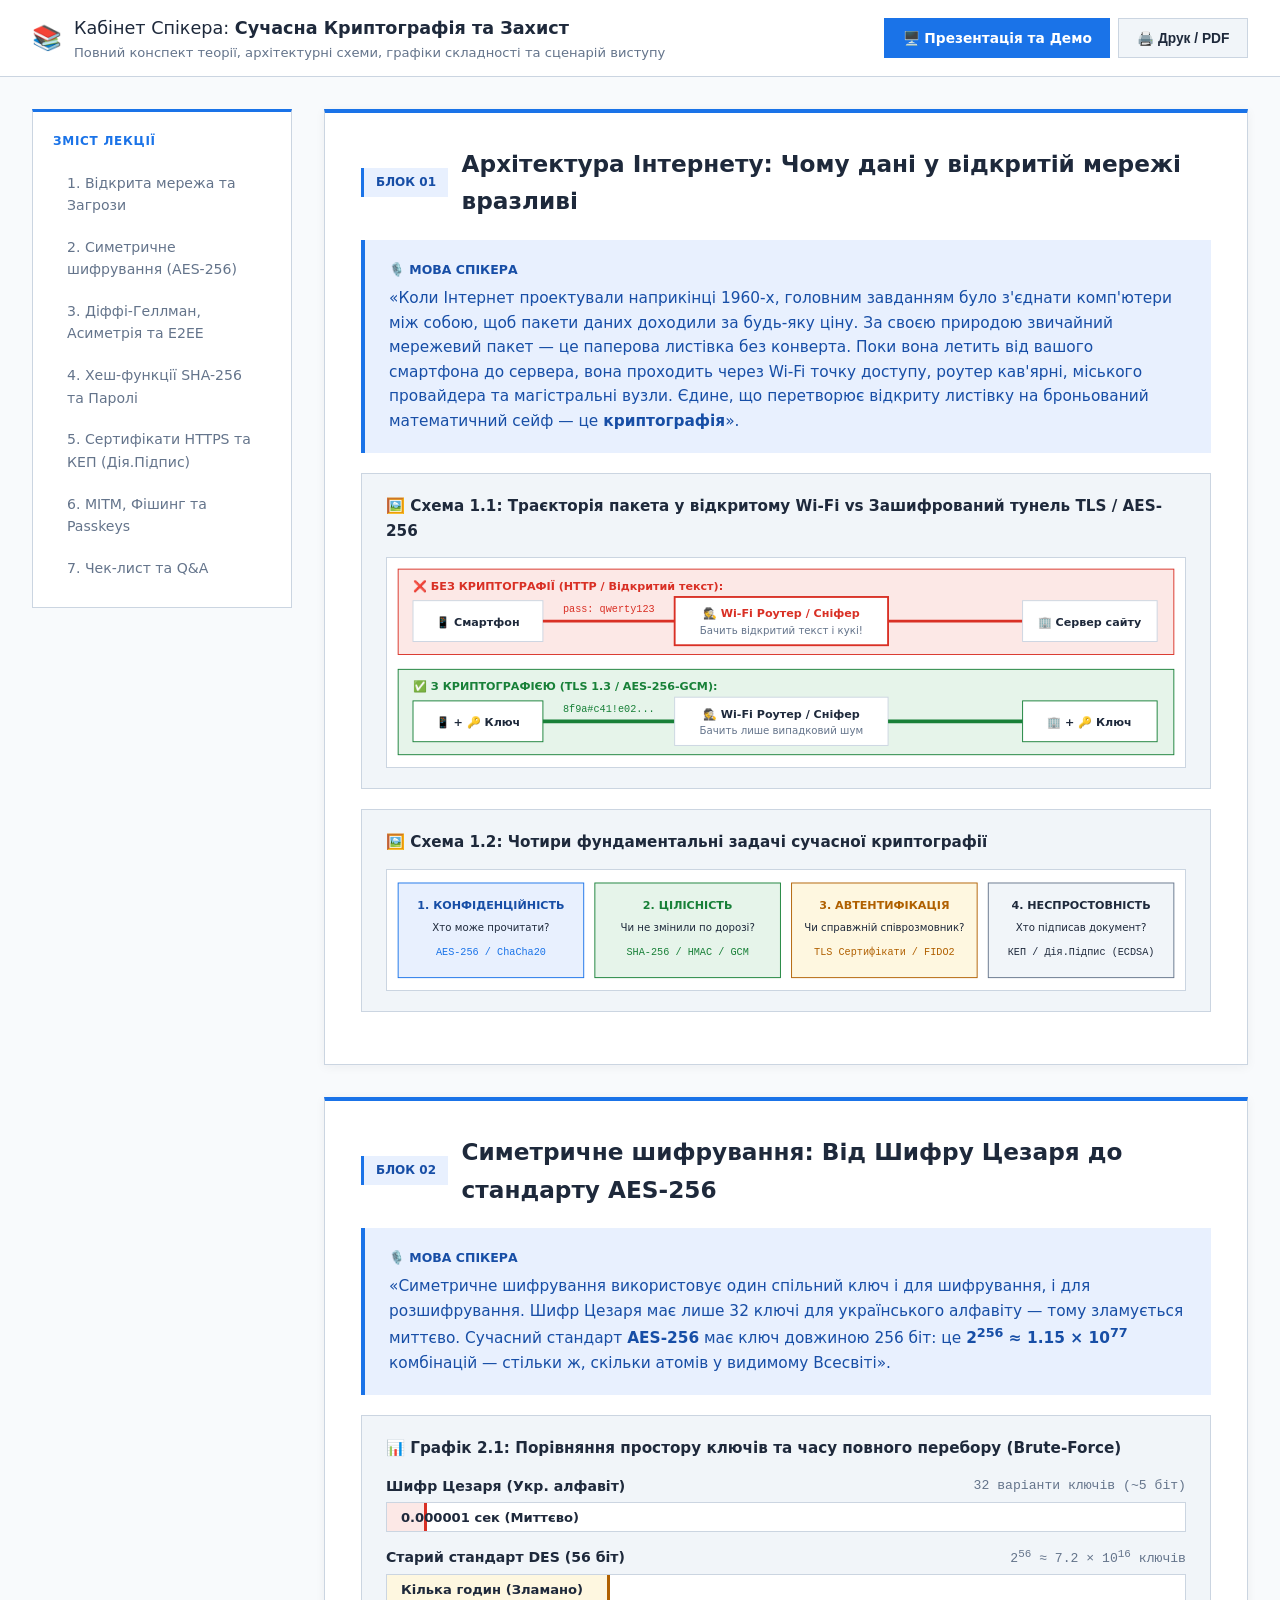
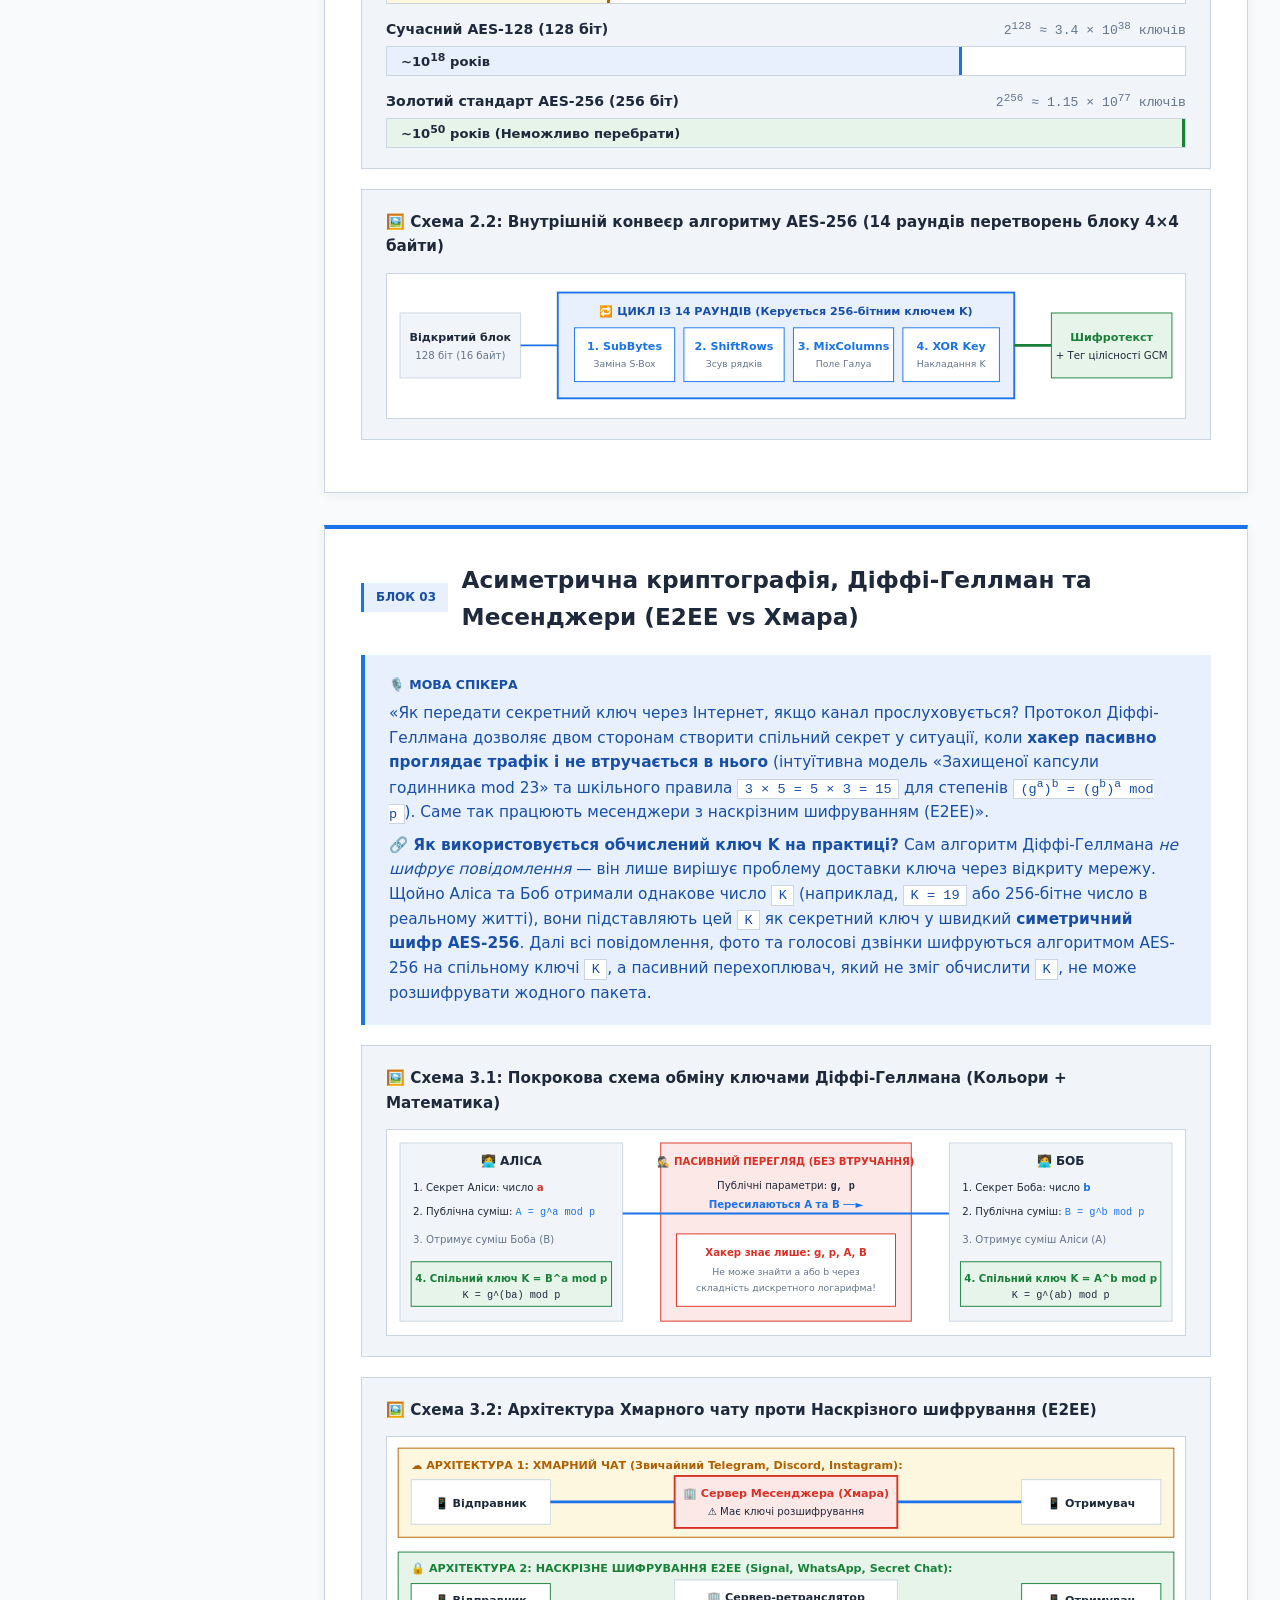
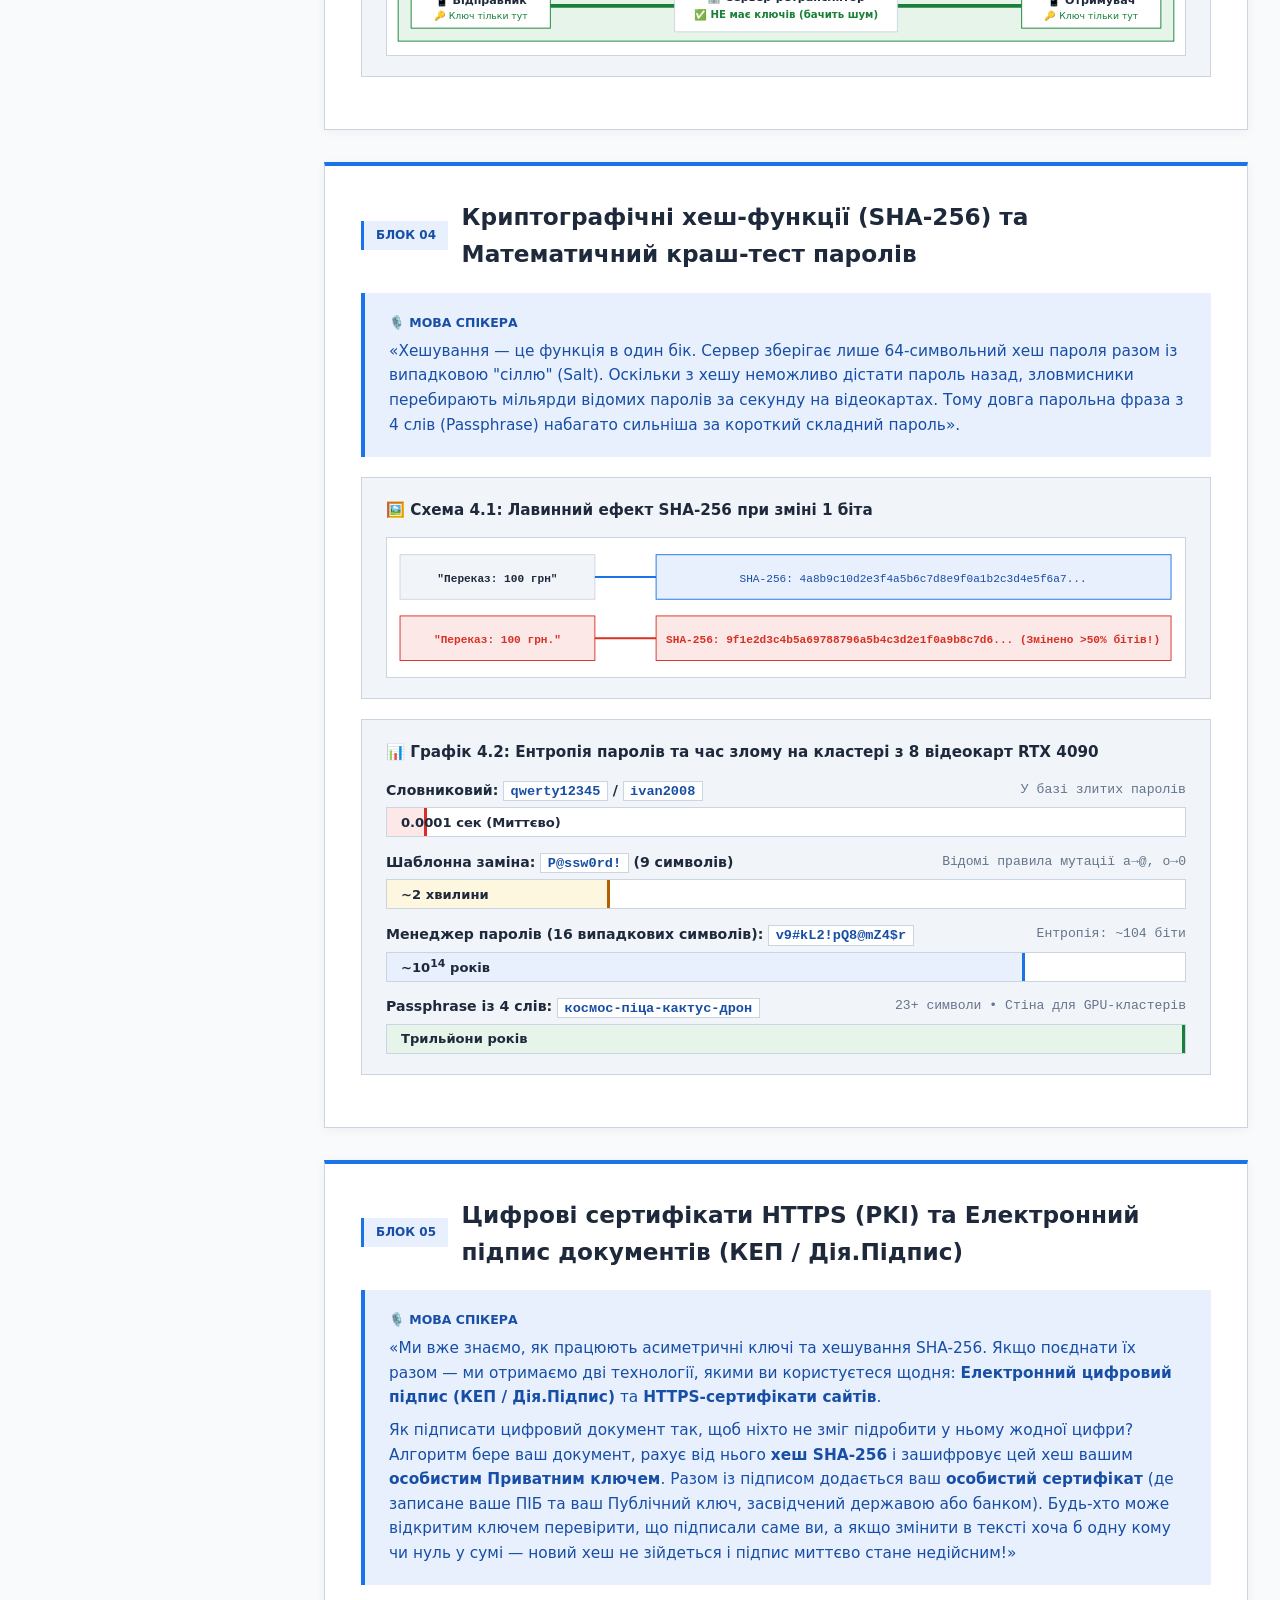
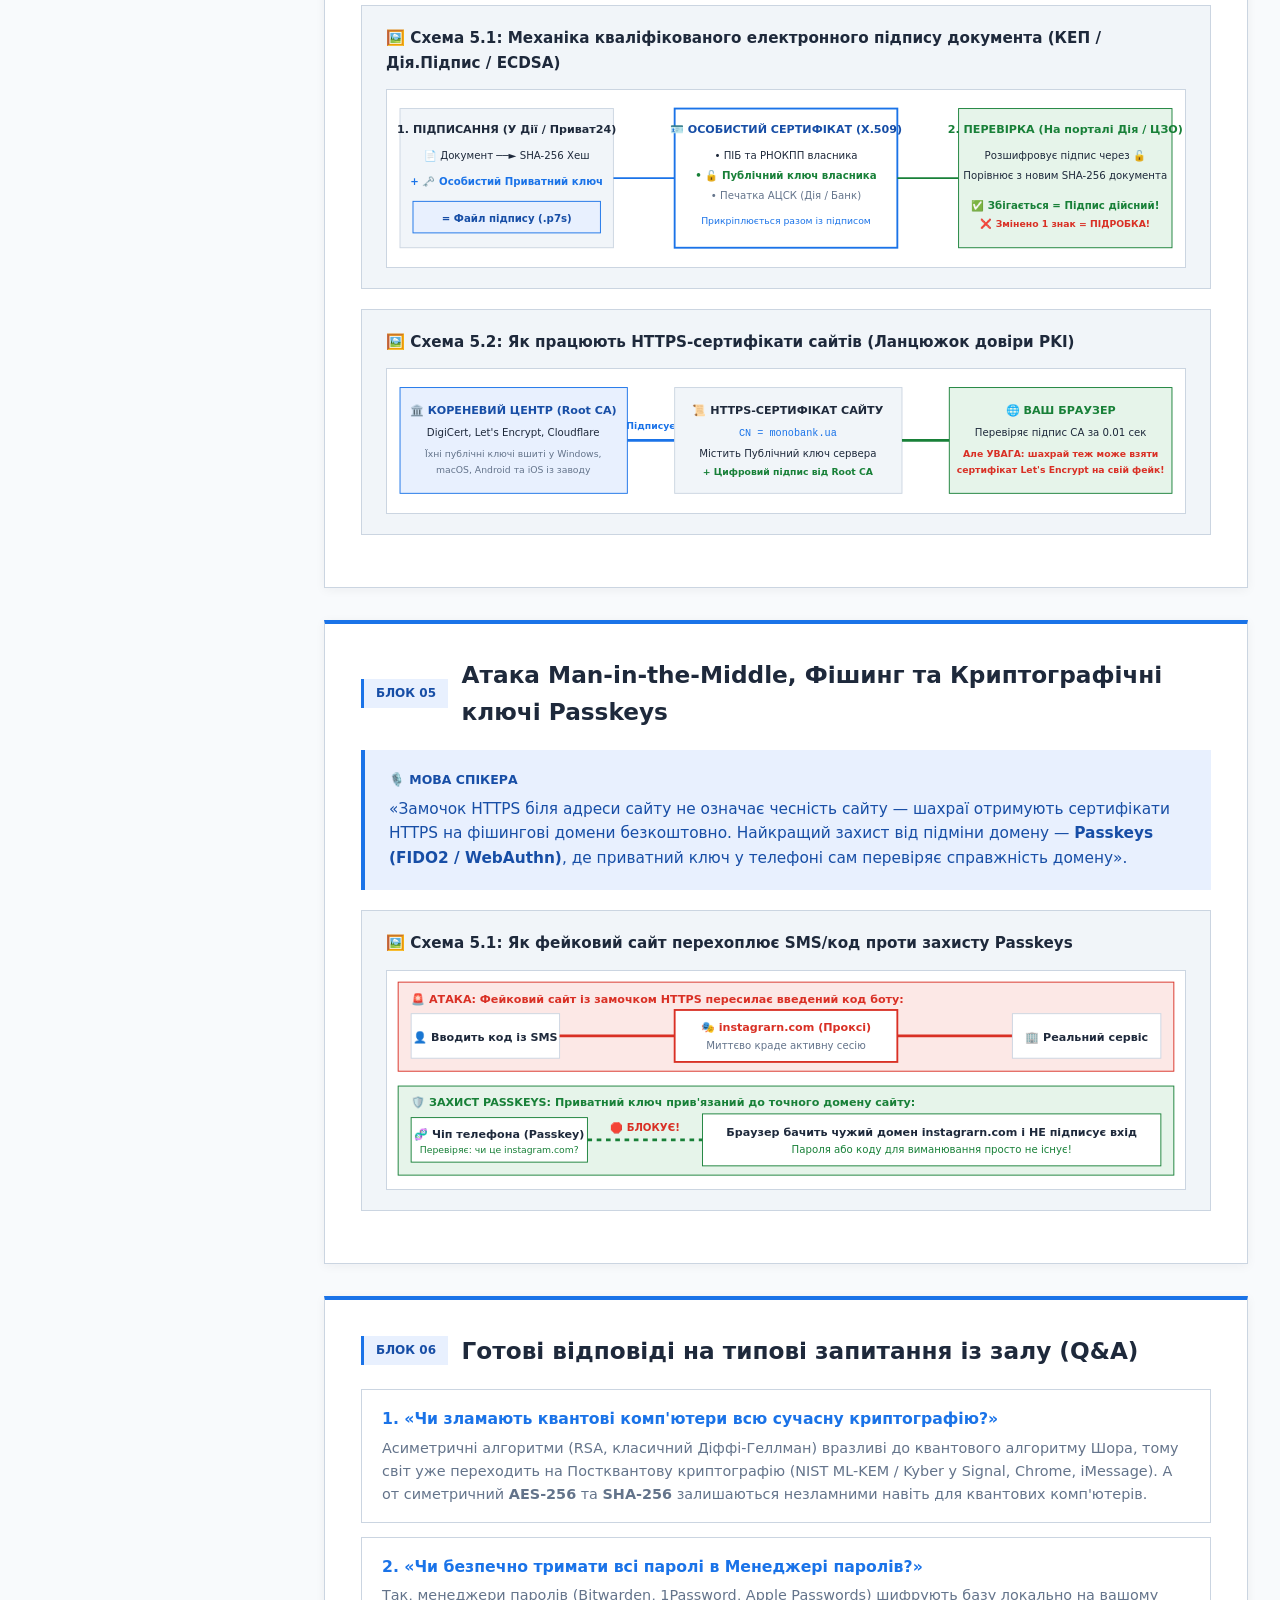
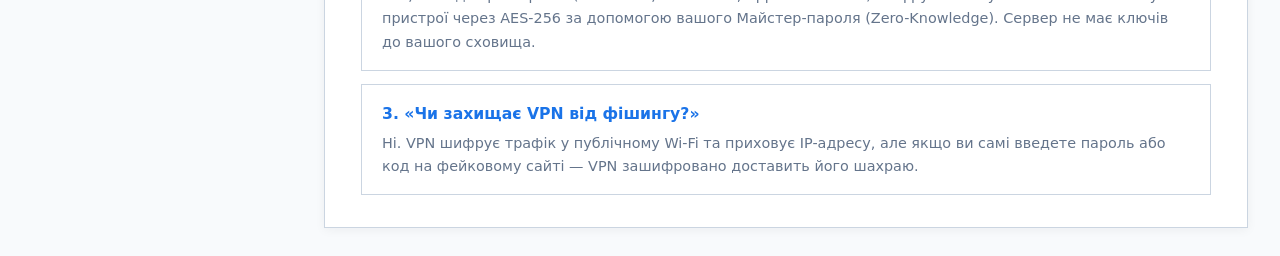
<file: speaker.html>
<!DOCTYPE html>
<html lang="uk">
<head>
  <meta charset="UTF-8" />
  <meta name="viewport" content="width=device-width, initial-scale=1.0" />
  <title>Посібник Спікера: Сучасна криптографія — Теорія, Графіки, Схеми та Нотатки</title>
  <link rel="icon" type="image/svg+xml" href="favicon.svg" />
  <link rel="stylesheet" href="speaker.css" />
</head>
<body>
  <header class="sp-header">
    <div class="sp-brand">
      <span class="sp-logo">📚</span>
      <div>
        <div class="sp-title">Кабінет Спікера: <strong>Сучасна Криптографія та Захист</strong></div>
        <div class="sp-subtitle">Повний конспект теорії, архітектурні схеми, графіки складності та сценарій виступу</div>
      </div>
    </div>
    <div class="sp-actions">
      <a href="index.html" class="sp-btn sp-btn-primary">🖥️ Презентація та Демо</a>
      <button class="sp-btn" onclick="window.print()">🖨️ Друк / PDF</button>
    </div>
  </header>

  <div class="sp-layout">
    <aside class="sp-sidebar">
      <div class="sidebar-box">
        <div class="sidebar-heading">Зміст лекції</div>
        <nav class="sp-nav">
          <a href="#block-1" class="sp-nav-link">1. Відкрита мережа та Загрози</a>
          <a href="#block-2" class="sp-nav-link">2. Симетричне шифрування (AES-256)</a>
          <a href="#block-3" class="sp-nav-link">3. Діффі-Геллман, Асиметрія та E2EE</a>
          <a href="#block-4" class="sp-nav-link">4. Хеш-функції SHA-256 та Паролі</a>
          <a href="#block-4b" class="sp-nav-link">5. Сертифікати HTTPS та КЕП (Дія.Підпис)</a>
          <a href="#block-5" class="sp-nav-link">6. MITM, Фішинг та Passkeys</a>
          <a href="#block-6" class="sp-nav-link">7. Чек-лист та Q&A</a>
        </nav>
      </div>
    </aside>

    <main class="sp-content">

      <!-- ================================================================
           БЛОК 1: ВСТУП ТА МОДЕЛЬ ЗАГРОЗ У МЕРЕЖІ
           ================================================================ -->
      <section class="sp-section" id="block-1">
        <div class="section-header-bar">
          <span class="sec-number">БЛОК 01</span>
          <h2>Архітектура Інтернету: Чому дані у відкритій мережі вразливі</h2>
        </div>

        <div class="speech-box">
          <div class="box-label">🎙️ Мова спікера</div>
          <p>«Коли Інтернет проектували наприкінці 1960-х, головним завданням було з'єднати комп'ютери між собою, щоб пакети даних доходили за будь-яку ціну. За своєю природою звичайний мережевий пакет — це паперова листівка без конверта. Поки вона летить від вашого смартфона до сервера, вона проходить через Wi-Fi точку доступу, роутер кав'ярні, міського провайдера та магістральні вузли. Єдине, що перетворює відкриту листівку на броньований математичний сейф — це <strong>криптографія</strong>».</p>
        </div>

        <!-- Схема 1.1: Траєкторія пакета -->
        <figure class="diagram-card">
          <div class="diagram-title">🖼️ Схема 1.1: Траєкторія пакета у відкритому Wi-Fi vs Зашифрований тунель TLS / AES-256</div>
          <svg viewBox="0 0 860 225" class="sp-svg" aria-label="Схема перехоплення трафіку">
            <!-- Без шифрування -->
            <rect x="12" y="12" width="836" height="92" fill="#FCE8E6" stroke="#D93025"/>
            <text x="28" y="34" fill="#D93025" font-size="12" font-weight="bold">❌ БЕЗ КРИПТОГРАФІЇ (HTTP / Відкритий текст):</text>

            <rect x="28" y="46" width="140" height="44" fill="#FFFFFF" stroke="#CBD5E1"/>
            <text x="98" y="73" fill="#1E293B" font-size="12" font-weight="bold" text-anchor="middle">📱 Смартфон</text>

            <line x1="168" y1="68" x2="310" y2="68" stroke="#D93025" stroke-width="3"/>
            <text x="239" y="58" fill="#D93025" font-size="11" font-family="monospace" text-anchor="middle">pass: qwerty123</text>

            <rect x="310" y="42" width="230" height="52" fill="#FFFFFF" stroke="#D93025" stroke-width="2"/>
            <text x="425" y="64" fill="#D93025" font-size="12" font-weight="bold" text-anchor="middle">🕵️ Wi-Fi Роутер / Сніфер</text>
            <text x="425" y="82" fill="#64748B" font-size="11" text-anchor="middle">Бачить відкритий текст і кукі!</text>

            <line x1="540" y1="68" x2="685" y2="68" stroke="#D93025" stroke-width="3"/>
            <rect x="685" y="46" width="145" height="44" fill="#FFFFFF" stroke="#CBD5E1"/>
            <text x="757" y="73" fill="#1E293B" font-size="12" font-weight="bold" text-anchor="middle">🏢 Сервер сайту</text>

            <!-- З криптографією -->
            <rect x="12" y="120" width="836" height="92" fill="#E6F4EA" stroke="#188038"/>
            <text x="28" y="142" fill="#188038" font-size="12" font-weight="bold">✅ З КРИПТОГРАФІЄЮ (TLS 1.3 / AES-256-GCM):</text>

            <rect x="28" y="154" width="140" height="44" fill="#FFFFFF" stroke="#188038"/>
            <text x="98" y="181" fill="#1E293B" font-size="12" font-weight="bold" text-anchor="middle">📱 + 🔑 Ключ</text>

            <line x1="168" y1="176" x2="310" y2="176" stroke="#188038" stroke-width="4"/>
            <text x="239" y="166" fill="#188038" font-size="11" font-family="monospace" text-anchor="middle">8f9a#c41!e02...</text>

            <rect x="310" y="150" width="230" height="52" fill="#FFFFFF" stroke="#CBD5E1"/>
            <text x="425" y="172" fill="#1E293B" font-size="12" font-weight="bold" text-anchor="middle">🕵️ Wi-Fi Роутер / Сніфер</text>
            <text x="425" y="190" fill="#64748B" font-size="11" text-anchor="middle">Бачить лише випадковий шум</text>

            <line x1="540" y1="176" x2="685" y2="176" stroke="#188038" stroke-width="4"/>
            <rect x="685" y="154" width="145" height="44" fill="#FFFFFF" stroke="#188038"/>
            <text x="757" y="181" fill="#1E293B" font-size="12" font-weight="bold" text-anchor="middle">🏢 + 🔑 Ключ</text>
          </svg>
        </figure>

        <!-- Схема 1.2: 4 стовпи криптографічного захисту -->
        <figure class="diagram-card">
          <div class="diagram-title">🖼️ Схема 1.2: Чотири фундаментальні задачі сучасної криптографії</div>
          <svg viewBox="0 0 860 130" class="sp-svg" aria-label="Чотири властивості криптографії">
            <rect x="12" y="14" width="200" height="102" fill="#E8F0FE" stroke="#1A73E8"/>
            <text x="112" y="42" fill="#174EA6" font-size="12" font-weight="bold" text-anchor="middle">1. КОНФІДЕНЦІЙНІСТЬ</text>
            <text x="112" y="66" fill="#1E293B" font-size="11" text-anchor="middle">Хто може прочитати?</text>
            <text x="112" y="92" fill="#1A73E8" font-size="11" font-family="monospace" text-anchor="middle">AES-256 / ChaCha20</text>

            <rect x="224" y="14" width="200" height="102" fill="#E6F4EA" stroke="#188038"/>
            <text x="324" y="42" fill="#188038" font-size="12" font-weight="bold" text-anchor="middle">2. ЦІЛІСНІСТЬ</text>
            <text x="324" y="66" fill="#1E293B" font-size="11" text-anchor="middle">Чи не змінили по дорозі?</text>
            <text x="324" y="92" fill="#188038" font-size="11" font-family="monospace" text-anchor="middle">SHA-256 / HMAC / GCM</text>

            <rect x="436" y="14" width="200" height="102" fill="#FEF7E0" stroke="#B06000"/>
            <text x="536" y="42" fill="#B06000" font-size="12" font-weight="bold" text-anchor="middle">3. АВТЕНТИФІКАЦІЯ</text>
            <text x="536" y="66" fill="#1E293B" font-size="11" text-anchor="middle">Чи справжній співрозмовник?</text>
            <text x="536" y="92" fill="#B06000" font-size="11" font-family="monospace" text-anchor="middle">TLS Сертифікати / FIDO2</text>

            <rect x="648" y="14" width="200" height="102" fill="#F1F5F9" stroke="#64748B"/>
            <text x="748" y="42" fill="#1E293B" font-size="12" font-weight="bold" text-anchor="middle">4. НЕСПРОСТОВНІСТЬ</text>
            <text x="748" y="66" fill="#1E293B" font-size="11" text-anchor="middle">Хто підписав документ?</text>
            <text x="748" y="92" fill="#1E293B" font-size="11" font-family="monospace" text-anchor="middle">КЕП / Дія.Підпис (ECDSA)</text>
          </svg>
        </figure>
      </section>

      <!-- ================================================================
           БЛОК 2: СИМЕТРИЧНЕ ШИФРУВАННЯ (ЦЕЗАР ПРОТИ AES-256)
           ================================================================ -->
      <section class="sp-section" id="block-2">
        <div class="section-header-bar">
          <span class="sec-number">БЛОК 02</span>
          <h2>Симетричне шифрування: Від Шифру Цезаря до стандарту AES-256</h2>
        </div>

        <div class="speech-box">
          <div class="box-label">🎙️ Мова спікера</div>
          <p>«Симетричне шифрування використовує один спільний ключ і для шифрування, і для розшифрування. Шифр Цезаря має лише 32 ключі для українського алфавіту — тому зламується миттєво. Сучасний стандарт <strong>AES-256</strong> має ключ довжиною 256 біт: це <strong>2<sup>256</sup> ≈ 1.15 × 10<sup>77</sup></strong> комбінацій — стільки ж, скільки атомів у видимому Всесвіті».</p>
        </div>

        <!-- Графік 2.1 -->
        <figure class="diagram-card">
          <div class="diagram-title">📊 Графік 2.1: Порівняння простору ключів та часу повного перебору (Brute-Force)</div>
          <div class="bar-chart">
            <div class="bar-row">
              <div class="bar-label">
                <strong>Шифр Цезаря (Укр. алфавіт)</strong>
                <span>32 варіанти ключів (~5 біт)</span>
              </div>
              <div class="bar-track">
                <div class="bar-fill danger" style="width: 5%;"></div>
                <span class="bar-val">0.000001 сек (Миттєво)</span>
              </div>
            </div>

            <div class="bar-row">
              <div class="bar-label">
                <strong>Старий стандарт DES (56 біт)</strong>
                <span>2<sup>56</sup> ≈ 7.2 × 10<sup>16</sup> ключів</span>
              </div>
              <div class="bar-track">
                <div class="bar-fill warning" style="width: 28%;"></div>
                <span class="bar-val">Кілька годин (Зламано)</span>
              </div>
            </div>

            <div class="bar-row">
              <div class="bar-label">
                <strong>Сучасний AES-128 (128 біт)</strong>
                <span>2<sup>128</sup> ≈ 3.4 × 10<sup>38</sup> ключів</span>
              </div>
              <div class="bar-track">
                <div class="bar-fill accent" style="width: 72%;"></div>
                <span class="bar-val">~10<sup>18</sup> років</span>
              </div>
            </div>

            <div class="bar-row">
              <div class="bar-label">
                <strong>Золотий стандарт AES-256 (256 біт)</strong>
                <span>2<sup>256</sup> ≈ 1.15 × 10<sup>77</sup> ключів</span>
              </div>
              <div class="bar-track">
                <div class="bar-fill success" style="width: 100%;"></div>
                <span class="bar-val">~10<sup>50</sup> років (Неможливо перебрати)</span>
              </div>
            </div>
          </div>
        </figure>

        <!-- Схема 2.2: Раунди AES-256 -->
        <figure class="diagram-card">
          <div class="diagram-title">🖼️ Схема 2.2: Внутрішній конвеєр алгоритму AES-256 (14 раундів перетворень блоку 4×4 байти)</div>
          <svg viewBox="0 0 860 155" class="sp-svg" aria-label="Конвеєр AES-256">
            <rect x="14" y="42" width="130" height="70" fill="#F1F5F9" stroke="#CBD5E1"/>
            <text x="79" y="72" fill="#1E293B" font-size="12" font-weight="bold" text-anchor="middle">Відкритий блок</text>
            <text x="79" y="92" fill="#64748B" font-size="11" text-anchor="middle">128 біт (16 байт)</text>

            <line x1="144" y1="77" x2="184" y2="77" stroke="#1A73E8" stroke-width="2"/>

            <rect x="184" y="20" width="492" height="114" fill="#E8F0FE" stroke="#1A73E8" stroke-width="2"/>
            <text x="430" y="44" fill="#174EA6" font-size="12" font-weight="bold" text-anchor="middle">🔁 ЦИКЛ ІЗ 14 РАУНДІВ (Керується 256-бітним ключем K)</text>

            <rect x="202" y="58" width="108" height="58" fill="#FFFFFF" stroke="#1A73E8"/>
            <text x="256" y="82" fill="#1A73E8" font-size="12" font-weight="bold" text-anchor="middle">1. SubBytes</text>
            <text x="256" y="100" fill="#64748B" font-size="10" text-anchor="middle">Заміна S-Box</text>

            <rect x="320" y="58" width="108" height="58" fill="#FFFFFF" stroke="#1A73E8"/>
            <text x="374" y="82" fill="#1A73E8" font-size="12" font-weight="bold" text-anchor="middle">2. ShiftRows</text>
            <text x="374" y="100" fill="#64748B" font-size="10" text-anchor="middle">Зсув рядків</text>

            <rect x="438" y="58" width="108" height="58" fill="#FFFFFF" stroke="#1A73E8"/>
            <text x="492" y="82" fill="#1A73E8" font-size="12" font-weight="bold" text-anchor="middle">3. MixColumns</text>
            <text x="492" y="100" fill="#64748B" font-size="10" text-anchor="middle">Поле Галуа</text>

            <rect x="556" y="58" width="104" height="58" fill="#FFFFFF" stroke="#1A73E8"/>
            <text x="608" y="82" fill="#1A73E8" font-size="12" font-weight="bold" text-anchor="middle">4. XOR Key</text>
            <text x="608" y="100" fill="#64748B" font-size="10" text-anchor="middle">Накладання K</text>

            <line x1="676" y1="77" x2="716" y2="77" stroke="#188038" stroke-width="3"/>

            <rect x="716" y="42" width="130" height="70" fill="#E6F4EA" stroke="#188038"/>
            <text x="781" y="72" fill="#188038" font-size="12" font-weight="bold" text-anchor="middle">Шифротекст</text>
            <text x="781" y="92" fill="#1E293B" font-size="11" text-anchor="middle">+ Тег цілісності GCM</text>
          </svg>
        </figure>
      </section>

      <!-- ================================================================
           БЛОК 3: ОБМІН КЛЮЧАМИ ДІФФІ-ГЕЛЛМАНА, АСИМЕТРІЯ ТА E2EE
           ================================================================ -->
      <section class="sp-section" id="block-3">
        <div class="section-header-bar">
          <span class="sec-number">БЛОК 03</span>
          <h2>Асиметрична криптографія, Діффі-Геллман та Месенджери (E2EE vs Хмара)</h2>
        </div>

        <div class="speech-box">
          <div class="box-label">🎙️ Мова спікера</div>
          <p>«Як передати секретний ключ через Інтернет, якщо канал прослуховується? Протокол Діффі-Геллмана дозволяє двом сторонам створити спільний секрет у ситуації, коли <strong>хакер пасивно проглядає трафік і не втручається в нього</strong> (інтуїтивна модель «Захищеної капсули годинника mod 23» та шкільного правила <code>3 × 5 = 5 × 3 = 15</code> для степенів <code>(g<sup>a</sup>)<sup>b</sup> = (g<sup>b</sup>)<sup>a</sup> mod p</code>). Саме так працюють месенджери з наскрізним шифруванням (E2EE)».</p>
          <p style="margin-top:0.5rem;"><strong>🔗 Як використовується обчислений ключ K на практиці?</strong> Сам алгоритм Діффі-Геллмана <em>не шифрує повідомлення</em> — він лише вирішує проблему доставки ключа через відкриту мережу. Щойно Аліса та Боб отримали однакове число <code>K</code> (наприклад, <code>K = 19</code> або 256-бітне число в реальному житті), вони підставляють цей <code>K</code> як секретний ключ у швидкий <strong>симетричний шифр AES-256</strong>. Далі всі повідомлення, фото та голосові дзвінки шифруються алгоритмом AES-256 на спільному ключі <code>K</code>, а пасивний перехоплювач, який не зміг обчислити <code>K</code>, не може розшифрувати жодного пакета.</p>
        </div>

        <!-- Схема 3.1: Протокол Діффі-Геллмана покроково -->
        <figure class="diagram-card">
          <div class="diagram-title">🖼️ Схема 3.1: Покрокова схема обміну ключами Діффі-Геллмана (Кольори + Математика)</div>
          <svg viewBox="0 0 860 220" class="sp-svg" aria-label="Схема Діффі-Геллмана">
            <!-- Аліса -->
            <rect x="14" y="14" width="240" height="192" fill="#F1F5F9" stroke="#CBD5E1"/>
            <text x="134" y="38" fill="#1E293B" font-size="13" font-weight="bold" text-anchor="middle">👩‍💻 АЛІСА</text>
            <text x="28" y="66" fill="#1E293B" font-size="11">1. Секрет Аліси: число <tspan font-weight="bold" fill="#D93025">a</tspan></text>
            <text x="28" y="92" fill="#1E293B" font-size="11">2. Публічна суміш: <tspan font-family="monospace" fill="#1A73E8">A = g^a mod p</tspan></text>
            <text x="28" y="122" fill="#64748B" font-size="11">3. Отримує суміш Боба (B)</text>
            <rect x="26" y="142" width="216" height="48" fill="#E6F4EA" stroke="#188038"/>
            <text x="134" y="164" fill="#188038" font-size="11" font-weight="bold" text-anchor="middle">4. Спільний ключ K = B^a mod p</text>
            <text x="134" y="181" fill="#1E293B" font-size="11" font-family="monospace" text-anchor="middle">K = g^(ba) mod p</text>

            <!-- Відкритий канал посередині -->
            <rect x="295" y="14" width="270" height="192" fill="#FCE8E6" stroke="#D93025"/>
            <text x="430" y="38" fill="#D93025" font-size="11" font-weight="bold" text-anchor="middle">🕵️ ПАСИВНИЙ ПЕРЕГЛЯД (БЕЗ ВТРУЧАННЯ)</text>
            <text x="430" y="64" fill="#1E293B" font-size="11" text-anchor="middle">Публічні параметри: <tspan font-family="monospace" font-weight="bold">g, p</tspan></text>
            <line x1="254" y1="90" x2="606" y2="90" stroke="#1A73E8" stroke-width="2"/>
            <text x="430" y="84" fill="#1A73E8" font-size="11" font-weight="bold" text-anchor="middle">Пересилаються A та B ──►</text>
            <rect x="312" y="112" width="236" height="78" fill="#FFFFFF" stroke="#D93025"/>
            <text x="430" y="136" fill="#D93025" font-size="11" font-weight="bold" text-anchor="middle">Хакер знає лише: g, p, A, B</text>
            <text x="430" y="156" fill="#64748B" font-size="10" text-anchor="middle">Не може знайти a або b через</text>
            <text x="430" y="174" fill="#64748B" font-size="10" text-anchor="middle">складність дискретного логарифма!</text>

            <!-- Боб -->
            <rect x="606" y="14" width="240" height="192" fill="#F1F5F9" stroke="#CBD5E1"/>
            <text x="726" y="38" fill="#1E293B" font-size="13" font-weight="bold" text-anchor="middle">🧑‍💻 БОБ</text>
            <text x="620" y="66" fill="#1E293B" font-size="11">1. Секрет Боба: число <tspan font-weight="bold" fill="#1A73E8">b</tspan></text>
            <text x="620" y="92" fill="#1E293B" font-size="11">2. Публічна суміш: <tspan font-family="monospace" fill="#1A73E8">B = g^b mod p</tspan></text>
            <text x="620" y="122" fill="#64748B" font-size="11">3. Отримує суміш Аліси (A)</text>
            <rect x="618" y="142" width="216" height="48" fill="#E6F4EA" stroke="#188038"/>
            <text x="726" y="164" fill="#188038" font-size="11" font-weight="bold" text-anchor="middle">4. Спільний ключ K = A^b mod p</text>
            <text x="726" y="181" fill="#1E293B" font-size="11" font-family="monospace" text-anchor="middle">K = g^(ab) mod p</text>
          </svg>
        </figure>

        <!-- Схема 3.2: Порівняння Хмарного чату та E2EE -->
        <figure class="diagram-card">
          <div class="diagram-title">🖼️ Схема 3.2: Архітектура Хмарного чату проти Наскрізного шифрування (E2EE)</div>
          <svg viewBox="0 0 860 235" class="sp-svg" aria-label="Хмарний чат проти E2EE">
            <!-- Хмарний чат -->
            <rect x="12" y="12" width="836" height="96" fill="#FEF7E0" stroke="#B06000"/>
            <text x="26" y="34" fill="#B06000" font-size="12" font-weight="bold">☁️ АРХІТЕКТУРА 1: ХМАРНИЙ ЧАТ (Звичайний Telegram, Discord, Instagram):</text>

            <rect x="26" y="46" width="150" height="48" fill="#FFFFFF" stroke="#CBD5E1"/>
            <text x="101" y="75" fill="#1E293B" font-size="12" font-weight="bold" text-anchor="middle">📱 Відправник</text>

            <line x1="176" y1="70" x2="310" y2="70" stroke="#1A73E8" stroke-width="3"/>
            <rect x="310" y="42" width="240" height="56" fill="#FCE8E6" stroke="#D93025" stroke-width="2"/>
            <text x="430" y="65" fill="#D93025" font-size="12" font-weight="bold" text-anchor="middle">🏢 Сервер Месенджера (Хмара)</text>
            <text x="430" y="84" fill="#1E293B" font-size="11" text-anchor="middle">⚠️ Має ключі розшифрування</text>

            <line x1="550" y1="70" x2="684" y2="70" stroke="#1A73E8" stroke-width="3"/>
            <rect x="684" y="46" width="150" height="48" fill="#FFFFFF" stroke="#CBD5E1"/>
            <text x="759" y="75" fill="#1E293B" font-size="12" font-weight="bold" text-anchor="middle">📱 Отримувач</text>

            <!-- E2EE чат -->
            <rect x="12" y="124" width="836" height="96" fill="#E6F4EA" stroke="#188038"/>
            <text x="26" y="146" fill="#188038" font-size="12" font-weight="bold">🔒 АРХІТЕКТУРА 2: НАСКРІЗНЕ ШИФРУВАННЯ E2EE (Signal, WhatsApp, Secret Chat):</text>

            <rect x="26" y="158" width="150" height="48" fill="#FFFFFF" stroke="#188038"/>
            <text x="101" y="180" fill="#1E293B" font-size="12" font-weight="bold" text-anchor="middle">📱 Відправник</text>
            <text x="101" y="196" fill="#188038" font-size="10" text-anchor="middle">🔑 Ключ тільки тут</text>

            <line x1="176" y1="182" x2="684" y2="182" stroke="#188038" stroke-width="4"/>

            <rect x="310" y="154" width="240" height="56" fill="#FFFFFF" stroke="#CBD5E1"/>
            <text x="430" y="177" fill="#1E293B" font-size="12" font-weight="bold" text-anchor="middle">🏢 Сервер-ретранслятор</text>
            <text x="430" y="195" fill="#188038" font-size="11" font-weight="bold" text-anchor="middle">✅ НЕ має ключів (бачить шум)</text>

            <rect x="684" y="158" width="150" height="48" fill="#FFFFFF" stroke="#188038"/>
            <text x="759" y="180" fill="#1E293B" font-size="12" font-weight="bold" text-anchor="middle">📱 Отримувач</text>
            <text x="759" y="196" fill="#188038" font-size="10" text-anchor="middle">🔑 Ключ тільки тут</text>
          </svg>
        </figure>
      </section>

      <!-- ================================================================
           БЛОК 4: ХЕШ-ФУНКЦІЇ SHA-256 ТА ПАРОЛІ
           ================================================================ -->
      <section class="sp-section" id="block-4">
        <div class="section-header-bar">
          <span class="sec-number">БЛОК 04</span>
          <h2>Криптографічні хеш-функції (SHA-256) та Математичний краш-тест паролів</h2>
        </div>

        <div class="speech-box">
          <div class="box-label">🎙️ Мова спікера</div>
          <p>«Хешування — це функція в один бік. Сервер зберігає лише 64-символьний хеш пароля разом із випадковою "сіллю" (Salt). Оскільки з хешу неможливо дістати пароль назад, зловмисники перебирають мільярди відомих паролів за секунду на відеокартах. Тому довга парольна фраза з 4 слів (Passphrase) набагато сильніша за короткий складний пароль».</p>
        </div>

        <!-- Схема 4.1: Лавинний ефект та Захист через Salt -->
        <figure class="diagram-card">
          <div class="diagram-title">🖼️ Схема 4.1: Лавинний ефект SHA-256 при зміні 1 біта</div>
          <svg viewBox="0 0 860 150" class="sp-svg" aria-label="Лавинний ефект SHA-256">
            <rect x="14" y="18" width="210" height="48" fill="#F1F5F9" stroke="#CBD5E1"/>
            <text x="119" y="47" fill="#1E293B" font-size="12" font-family="monospace" font-weight="bold" text-anchor="middle">"Переказ: 100 грн"</text>
            <line x1="224" y1="42" x2="290" y2="42" stroke="#1A73E8" stroke-width="2"/>
            <rect x="290" y="18" width="555" height="48" fill="#E8F0FE" stroke="#1A73E8"/>
            <text x="567" y="47" fill="#174EA6" font-size="12" font-family="monospace" text-anchor="middle">SHA-256: 4a8b9c10d2e3f4a5b6c7d8e9f0a1b2c3d4e5f6a7...</text>

            <rect x="14" y="84" width="210" height="48" fill="#FCE8E6" stroke="#D93025"/>
            <text x="119" y="113" fill="#D93025" font-size="12" font-family="monospace" font-weight="bold" text-anchor="middle">"Переказ: 100 грн."</text>
            <line x1="224" y1="108" x2="290" y2="108" stroke="#D93025" stroke-width="2"/>
            <rect x="290" y="84" width="555" height="48" fill="#FCE8E6" stroke="#D93025"/>
            <text x="567" y="113" fill="#D93025" font-size="12" font-family="monospace" font-weight="bold" text-anchor="middle">SHA-256: 9f1e2d3c4b5a69788796a5b4c3d2e1f0a9b8c7d6... (Змінено &gt;50% бітів!)</text>
          </svg>
        </figure>

        <!-- Графік 4.2 -->
        <figure class="diagram-card">
          <div class="diagram-title">📊 Графік 4.2: Ентропія паролів та час злому на кластері з 8 відеокарт RTX 4090</div>
          <div class="bar-chart">
            <div class="bar-row">
              <div class="bar-label">
                <strong>Словниковий: <code>qwerty12345</code> / <code>ivan2008</code></strong>
                <span>У базі злитих паролів</span>
              </div>
              <div class="bar-track">
                <div class="bar-fill danger" style="width: 5%;"></div>
                <span class="bar-val">0.0001 сек (Миттєво)</span>
              </div>
            </div>

            <div class="bar-row">
              <div class="bar-label">
                <strong>Шаблонна заміна: <code>P@ssw0rd!</code> (9 символів)</strong>
                <span>Відомі правила мутації a→@, o→0</span>
              </div>
              <div class="bar-track">
                <div class="bar-fill warning" style="width: 28%;"></div>
                <span class="bar-val">~2 хвилини</span>
              </div>
            </div>

            <div class="bar-row">
              <div class="bar-label">
                <strong>Менеджер паролів (16 випадкових символів): <code>v9#kL2!pQ8@mZ4$r</code></strong>
                <span>Ентропія: ~104 біти</span>
              </div>
              <div class="bar-track">
                <div class="bar-fill accent" style="width: 80%;"></div>
                <span class="bar-val">~10<sup>14</sup> років</span>
              </div>
            </div>

            <div class="bar-row">
              <div class="bar-label">
                <strong>Passphrase із 4 слів: <code>космос-піца-кактус-дрон</code></strong>
                <span>23+ символи • Стіна для GPU-кластерів</span>
              </div>
              <div class="bar-track">
                <div class="bar-fill success" style="width: 100%;"></div>
                <span class="bar-val">Трильйони років</span>
              </div>
            </div>
          </div>
        </figure>
      </section>

      <!-- ================================================================
           БЛОК 4B: СЕРТИФІКАТИ HTTPS (PKI) ТА ПІДПИС ДОКУМЕНТІВ (КЕП / ДІЯ.ПІДПИС)
           ================================================================ -->
      <section class="sp-section" id="block-4b">
        <div class="section-header-bar">
          <span class="sec-number">БЛОК 05</span>
          <h2>Цифрові сертифікати HTTPS (PKI) та Електронний підпис документів (КЕП / Дія.Підпис)</h2>
        </div>

        <div class="speech-box">
          <div class="box-label">🎙️ Мова спікера</div>
          <p>«Ми вже знаємо, як працюють асиметричні ключі та хешування SHA-256. Якщо поєднати їх разом — ми отримаємо дві технології, якими ви користуєтеся щодня: <strong>Електронний цифровий підпис (КЕП / Дія.Підпис)</strong> та <strong>HTTPS-сертифікати сайтів</strong>.</p>
          <p>Як підписати цифровий документ так, щоб ніхто не зміг підробити у ньому жодної цифри? Алгоритм бере ваш документ, рахує від нього <strong>хеш SHA-256</strong> і зашифровує цей хеш вашим <strong>особистим Приватним ключем</strong>. Разом із підписом додається ваш <strong>особистий сертифікат</strong> (де записане ваше ПІБ та ваш Публічний ключ, засвідчений державою або банком). Будь-хто може відкритим ключем перевірити, що підписали саме ви, а якщо змінити в тексті хоча б одну кому чи нуль у сумі — новий хеш не зійдеться і підпис миттєво стане недійсним!»</p>
        </div>

        <!-- Схема: Як працює підпис документа особистим сертифікатом (КЕП) -->
        <figure class="diagram-card">
          <div class="diagram-title">🖼️ Схема 5.1: Механіка кваліфікованого електронного підпису документа (КЕП / Дія.Підпис / ECDSA)</div>
          <svg viewBox="0 0 860 190" class="sp-svg" aria-label="Схема електронного підпису документа">
            <rect x="14" y="20" width="230" height="150" fill="#F1F5F9" stroke="#CBD5E1"/>
            <text x="129" y="46" fill="#1E293B" font-size="12" font-weight="bold" text-anchor="middle">1. ПІДПИСАННЯ (У Дії / Приват24)</text>
            <text x="129" y="74" fill="#1E293B" font-size="11" text-anchor="middle">📄 Документ ──► SHA-256 Хеш</text>
            <text x="129" y="102" fill="#1A73E8" font-size="11" font-weight="bold" text-anchor="middle">+ 🗝️ Особистий Приватний ключ</text>
            <rect x="28" y="120" width="202" height="34" fill="#E8F0FE" stroke="#1A73E8"/>
            <text x="129" y="142" fill="#174EA6" font-size="11" font-weight="bold" text-anchor="middle">= Файл підпису (.p7s)</text>

            <line x1="244" y1="95" x2="310" y2="95" stroke="#1A73E8" stroke-width="2"/>

            <rect x="310" y="20" width="240" height="150" fill="#FFFFFF" stroke="#1A73E8" stroke-width="2"/>
            <text x="430" y="46" fill="#174EA6" font-size="12" font-weight="bold" text-anchor="middle">🪪 ОСОБИСТИЙ СЕРТИФІКАТ (X.509)</text>
            <text x="430" y="74" fill="#1E293B" font-size="11" text-anchor="middle">• ПІБ та РНОКПП власника</text>
            <text x="430" y="96" fill="#188038" font-size="11" font-weight="bold" text-anchor="middle">• 🔓 Публічний ключ власника</text>
            <text x="430" y="118" fill="#64748B" font-size="11" text-anchor="middle">• Печатка АЦСК (Дія / Банк)</text>
            <text x="430" y="144" fill="#1A73E8" font-size="10" text-anchor="middle">Прикріплюється разом із підписом</text>

            <line x1="550" y1="95" x2="616" y2="95" stroke="#188038" stroke-width="2"/>

            <rect x="616" y="20" width="230" height="150" fill="#E6F4EA" stroke="#188038"/>
            <text x="731" y="46" fill="#188038" font-size="12" font-weight="bold" text-anchor="middle">2. ПЕРЕВІРКА (На порталі Дія / ЦЗО)</text>
            <text x="731" y="74" fill="#1E293B" font-size="11" text-anchor="middle">Розшифровує підпис через 🔓</text>
            <text x="731" y="96" fill="#1E293B" font-size="11" text-anchor="middle">Порівнює з новим SHA-256 документа</text>
            <text x="731" y="128" fill="#188038" font-size="11" font-weight="bold" text-anchor="middle">✅ Збігається = Підпис дійсний!</text>
            <text x="731" y="148" fill="#D93025" font-size="10" font-weight="bold" text-anchor="middle">❌ Змінено 1 знак = ПІДРОБКА!</text>
          </svg>
        </figure>

        <!-- Схема: Ієрархія довіри HTTPS Сертифікатів (PKI) -->
        <figure class="diagram-card">
          <div class="diagram-title">🖼️ Схема 5.2: Як працюють HTTPS-сертифікати сайтів (Ланцюжок довіри PKI)</div>
          <svg viewBox="0 0 860 155" class="sp-svg" aria-label="Ланцюжок довіри HTTPS PKI">
            <rect x="14" y="20" width="245" height="114" fill="#E8F0FE" stroke="#1A73E8"/>
            <text x="136" y="48" fill="#174EA6" font-size="12" font-weight="bold" text-anchor="middle">🏛️ КОРЕНЕВИЙ ЦЕНТР (Root CA)</text>
            <text x="136" y="72" fill="#1E293B" font-size="11" text-anchor="middle">DigiCert, Let's Encrypt, Cloudflare</text>
            <text x="136" y="95" fill="#64748B" font-size="10" text-anchor="middle">Їхні публічні ключі вшиті у Windows,</text>
            <text x="136" y="112" fill="#64748B" font-size="10" text-anchor="middle">macOS, Android та iOS із заводу</text>

            <line x1="259" y1="77" x2="310" y2="77" stroke="#1A73E8" stroke-width="3"/>
            <text x="284" y="65" fill="#1A73E8" font-size="10" font-weight="bold" text-anchor="middle">Підписує</text>

            <rect x="310" y="20" width="245" height="114" fill="#F1F5F9" stroke="#CBD5E1"/>
            <text x="432" y="48" fill="#1E293B" font-size="12" font-weight="bold" text-anchor="middle">📜 HTTPS-СЕРТИФІКАТ САЙТУ</text>
            <text x="432" y="72" fill="#1A73E8" font-size="11" font-family="monospace" text-anchor="middle">CN = monobank.ua</text>
            <text x="432" y="95" fill="#1E293B" font-size="11" text-anchor="middle">Містить Публічний ключ сервера</text>
            <text x="432" y="114" fill="#188038" font-size="10" font-weight="bold" text-anchor="middle">+ Цифровий підпис від Root CA</text>

            <line x1="555" y1="77" x2="606" y2="77" stroke="#188038" stroke-width="3"/>

            <rect x="606" y="20" width="240" height="114" fill="#E6F4EA" stroke="#188038"/>
            <text x="726" y="48" fill="#188038" font-size="12" font-weight="bold" text-anchor="middle">🌐 ВАШ БРАУЗЕР</text>
            <text x="726" y="72" fill="#1E293B" font-size="11" text-anchor="middle">Перевіряє підпис CA за 0.01 сек</text>
            <text x="726" y="95" fill="#D93025" font-size="10" font-weight="bold" text-anchor="middle">Але УВАГА: шахрай теж може взяти</text>
            <text x="726" y="112" fill="#D93025" font-size="10" font-weight="bold" text-anchor="middle">сертифікат Let's Encrypt на свій фейк!</text>
          </svg>
        </figure>
      </section>

      <!-- ================================================================
           БЛОК 5: MITM, HTTPS, ФІШИНГ, PASSKEYS
           ================================================================ -->
      <section class="sp-section" id="block-5">
        <div class="section-header-bar">
          <span class="sec-number">БЛОК 05</span>
          <h2>Атака Man-in-the-Middle, Фішинг та Криптографічні ключі Passkeys</h2>
        </div>

        <div class="speech-box">
          <div class="box-label">🎙️ Мова спікера</div>
          <p>«Замочок HTTPS біля адреси сайту не означає чесність сайту — шахраї отримують сертифікати HTTPS на фішингові домени безкоштовно. Найкращий захист від підміни домену — <strong>Passkeys (FIDO2 / WebAuthn)</strong>, де приватний ключ у телефоні сам перевіряє справжність домену».</p>
        </div>

        <!-- Схема 5.1 -->
        <figure class="diagram-card">
          <div class="diagram-title">🖼️ Схема 5.1: Як фейковий сайт перехоплює SMS/код проти захисту Passkeys</div>
          <svg viewBox="0 0 860 235" class="sp-svg" aria-label="Фішинг проти Passkey">
            <!-- Фішинг проксі -->
            <rect x="12" y="12" width="836" height="96" fill="#FCE8E6" stroke="#D93025"/>
            <text x="26" y="34" fill="#D93025" font-size="12" font-weight="bold">🚨 АТАКА: Фейковий сайт із замочком HTTPS пересилає введений код боту:</text>

            <rect x="26" y="46" width="160" height="48" fill="#FFFFFF" stroke="#CBD5E1"/>
            <text x="106" y="75" fill="#1E293B" font-size="12" font-weight="bold" text-anchor="middle">👤 Вводить код із SMS</text>

            <line x1="186" y1="70" x2="310" y2="70" stroke="#D93025" stroke-width="3"/>
            <rect x="310" y="42" width="240" height="56" fill="#FFFFFF" stroke="#D93025" stroke-width="2"/>
            <text x="430" y="65" fill="#D93025" font-size="12" font-weight="bold" text-anchor="middle">🎭 instagrarn.com (Проксі)</text>
            <text x="430" y="84" fill="#64748B" font-size="11" text-anchor="middle">Миттєво краде активну сесію</text>

            <line x1="550" y1="70" x2="674" y2="70" stroke="#D93025" stroke-width="3"/>
            <rect x="674" y="46" width="160" height="48" fill="#FFFFFF" stroke="#CBD5E1"/>
            <text x="754" y="75" fill="#1E293B" font-size="12" font-weight="bold" text-anchor="middle">🏢 Реальний сервіс</text>

            <!-- Passkeys -->
            <rect x="12" y="124" width="836" height="96" fill="#E6F4EA" stroke="#188038"/>
            <text x="26" y="146" fill="#188038" font-size="12" font-weight="bold">🛡️ ЗАХИСТ PASSKEYS: Приватний ключ прив'язаний до точного домену сайту:</text>

            <rect x="26" y="158" width="190" height="48" fill="#FFFFFF" stroke="#188038"/>
            <text x="121" y="180" fill="#1E293B" font-size="12" font-weight="bold" text-anchor="middle">🧬 Чіп телефона (Passkey)</text>
            <text x="121" y="196" fill="#188038" font-size="10" text-anchor="middle">Перевіряє: чи це instagram.com?</text>

            <line x1="216" y1="182" x2="340" y2="182" stroke="#188038" stroke-width="3" stroke-dasharray="5,5"/>
            <text x="278" y="172" fill="#D93025" font-size="11" font-weight="bold" text-anchor="middle">🛑 БЛОКУЄ!</text>

            <rect x="340" y="154" width="494" height="56" fill="#FFFFFF" stroke="#188038"/>
            <text x="587" y="178" fill="#1E293B" font-size="12" font-weight="bold" text-anchor="middle">Браузер бачить чужий домен instagrarn.com і НЕ підписує вхід</text>
            <text x="587" y="196" fill="#188038" font-size="11" text-anchor="middle">Пароля або коду для виманювання просто не існує!</text>
          </svg>
        </figure>
      </section>

      <!-- ================================================================
           БЛОК 6: Q&A
           ================================================================ -->
      <section class="sp-section" id="block-6">
        <div class="section-header-bar">
          <span class="sec-number">БЛОК 06</span>
          <h2>Готові відповіді на типові запитання із залу (Q&A)</h2>
        </div>

        <div class="faq-list">
          <div class="faq-item">
            <h4>1. «Чи зламають квантові комп'ютери всю сучасну криптографію?»</h4>
            <p>Асиметричні алгоритми (RSA, класичний Діффі-Геллман) вразливі до квантового алгоритму Шора, тому світ уже переходить на Постквантову криптографію (NIST ML-KEM / Kyber у Signal, Chrome, iMessage). А от симетричний <strong>AES-256</strong> та <strong>SHA-256</strong> залишаються незламними навіть для квантових комп'ютерів.</p>
          </div>
          <div class="faq-item">
            <h4>2. «Чи безпечно тримати всі паролі в Менеджері паролів?»</h4>
            <p>Так, менеджери паролів (Bitwarden, 1Password, Apple Passwords) шифрують базу локально на вашому пристрої через AES-256 за допомогою вашого Майстер-пароля (Zero-Knowledge). Сервер не має ключів до вашого сховища.</p>
          </div>
          <div class="faq-item">
            <h4>3. «Чи захищає VPN від фішингу?»</h4>
            <p>Ні. VPN шифрує трафік у публічному Wi-Fi та приховує IP-адресу, але якщо ви самі введете пароль або код на фейковому сайті — VPN зашифровано доставить його шахраю.</p>
          </div>
        </div>
      </section>

    </main>
  </div>
</body>
</html>
</file>
<file: styles.css>
:root {
  /* Sharp Material Design Light Palette */
  --md-bg: #F8FAFC;
  --md-surface: #FFFFFF;
  --md-surface-tonal: #F1F5F9;
  --md-primary: #1A73E8;
  --md-primary-container: #E8F0FE;
  --md-on-primary-container: #174EA6;
  --md-text: #1E293B;
  --md-text-secondary: #64748B;
  --md-outline: #CBD5E1;
  --md-success: #188038;
  --md-success-bg: #E6F4EA;
  --md-danger: #D93025;
  --md-danger-bg: #FCE8E6;
  --md-warning: #B06000;
  --md-warning-bg: #FEF7E0;
  --md-radius-lg: 0px;
  --md-radius-md: 0px;
  --md-radius-sm: 0px;
  --md-shadow: 0 2px 10px rgba(15, 23, 42, 0.06);
  --font-sans: 'Roboto', 'Inter', system-ui, -apple-system, sans-serif;
  --font-mono: 'Roboto Mono', 'JetBrains Mono', monospace;
}

* {
  box-sizing: border-box;
  margin: 0;
  padding: 0;
  border-radius: 0 !important;
}

body {
  background: var(--md-bg);
  color: var(--md-text);
  font-family: var(--font-sans);
  min-height: 100vh;
  display: flex;
  flex-direction: column;
  -webkit-font-smoothing: antialiased;
}

/* Мінімалістичний сегментований індикатор прогресу вгорі екрана (замість громіздкого топ-бару) */
.top-progress-strip {
  position: sticky;
  top: 0;
  z-index: 60;
  display: flex;
  gap: 3px;
  padding: 4px 6px;
  height: 16px;
  background: var(--md-surface);
  border-bottom: 1px solid var(--md-outline);
  width: 100%;
}

.prog-module-group {
  flex: 1;
  display: flex;
  gap: 2px;
  height: 8px;
}

.prog-seg {
  flex: 1;
  background: var(--md-outline);
  cursor: pointer;
  transition: background 0.15s ease;
}

.prog-seg:hover {
  background: #93C5FD;
}

.prog-seg.passed {
  background: #93C5FD;
}

.prog-seg.active {
  background: var(--md-primary);
}

/* Спливаюче вікно (Toast / Modal Drawer) для вибору Вкладок та Підвкладок */
.nav-toast-backdrop {
  position: fixed;
  inset: 0;
  background: rgba(15, 23, 42, 0.45);
  z-index: 200;
  display: flex;
  align-items: center;
  justify-content: center;
  padding: 1rem;
}

.nav-toast-window {
  width: 100%;
  max-width: 620px;
  max-height: 82vh;
  background: var(--md-surface);
  border: 2px solid var(--md-outline);
  border-top: 4px solid var(--md-primary);
  box-shadow: 0 20px 48px rgba(15, 23, 42, 0.25);
  display: flex;
  flex-direction: column;
  animation: mdFade 0.18s ease;
}

.nav-toast-header {
  display: flex;
  align-items: center;
  justify-content: space-between;
  padding: 0.9rem 1.25rem;
  background: var(--md-surface-tonal);
  border-bottom: 1px solid var(--md-outline);
  gap: 0.75rem;
  flex-wrap: wrap;
}

.nav-toast-header strong {
  display: block;
  font-size: 1rem;
  color: var(--md-text);
}

.nav-toast-sub {
  font-size: 0.78rem;
  color: var(--md-text-secondary);
}

.nav-toast-tools {
  display: flex;
  align-items: center;
  gap: 0.4rem;
}

.nav-toast-body {
  padding: 1rem 1.25rem;
  overflow-y: auto;
  display: flex;
  flex-direction: column;
  gap: 0.75rem;
}

.toast-module-card {
  background: var(--md-surface-tonal);
  border: 1px solid var(--md-outline);
  border-left: 4px solid transparent;
  padding: 0.85rem 1rem;
}

.toast-module-card.active {
  border-left-color: var(--md-primary);
  background: #F8FAFF;
}

.toast-module-title {
  display: flex;
  align-items: center;
  justify-content: space-between;
  font-weight: 700;
  font-size: 0.95rem;
  color: var(--md-text);
  margin-bottom: 0.55rem;
  cursor: pointer;
}

.toast-module-title:hover {
  color: var(--md-primary);
}

.toast-subtabs {
  display: flex;
  flex-wrap: wrap;
  gap: 0.45rem;
}

.toast-subtab-btn {
  background: var(--md-surface);
  color: var(--md-text-secondary);
  border: 1px solid var(--md-outline);
  padding: 0.45rem 0.8rem;
  font-size: 0.82rem;
  font-weight: 600;
  cursor: pointer;
  transition: all 0.15s ease;
}

.toast-subtab-btn:hover {
  border-color: var(--md-primary);
  color: var(--md-text);
}

.toast-subtab-btn.active {
  background: var(--md-primary);
  color: #FFFFFF;
  border-color: var(--md-primary);
}

.ctrl-btn {
  background: var(--md-surface);
  color: var(--md-text);
  border: 1px solid var(--md-outline);
  padding: 0.4rem 0.75rem;
  cursor: pointer;
  font-size: 0.82rem;
  font-weight: 600;
  text-decoration: none;
}

.link-btn {
  background: var(--md-primary-container);
  color: var(--md-on-primary-container);
  border-color: var(--md-primary);
}

/* Main Stage */
.stage {
  flex: 1;
  display: flex;
  align-items: center;
  justify-content: center;
  padding: 1.25rem 1.75rem;
  width: 100%;
}

.slide {
  display: none;
  width: 100%;
  max-width: 1260px;
  animation: mdFade 0.2s ease;
}

.slide.active {
  display: block;
}

.slide-pane-layout {
  display: flex;
  align-items: flex-start;
  gap: 1rem;
  width: 100%;
}

.slide-pane-btns {
  display: flex;
  flex-direction: column;
  gap: 0.75rem;
  flex-shrink: 0;
}

.pane-switch-btn {
  width: 84px;
  height: 84px;
  background: var(--md-surface);
  color: var(--md-text-secondary);
  border: 2px solid var(--md-outline);
  display: flex;
  flex-direction: column;
  align-items: center;
  justify-content: center;
  gap: 0.35rem;
  cursor: pointer;
  font-size: 0.76rem;
  font-weight: 700;
  box-shadow: var(--md-shadow);
  transition: all 0.15s ease;
}

.pane-switch-btn:hover {
  border-color: var(--md-primary);
  color: var(--md-text);
}

.pane-switch-btn.active {
  background: var(--md-primary-container);
  color: var(--md-on-primary-container);
  border-color: var(--md-primary);
}

.pane-switch-btn.btn-mode-sections {
  border-top: 3px solid var(--md-primary);
  color: var(--md-text);
}

.pane-switch-btn.btn-mode-sections:hover {
  background: var(--md-primary-container);
  color: var(--md-on-primary-container);
}

.pane-switch-icon {
  font-size: 1.5rem;
  line-height: 1;
}

.slide-pane-viewport {
  flex: 1;
  width: 100%;
  min-width: 0;
}

@keyframes mdFade {
  from { opacity: 0; transform: translateY(4px); }
  to { opacity: 1; transform: translateY(0); }
}

.slide-inner {
  background: var(--md-surface);
  border: 1px solid var(--md-outline);
  border-top: 4px solid var(--md-primary);
  padding: 1.85rem 2.4rem;
  box-shadow: var(--md-shadow);
  width: 100%;
}

.cyber-pill, .section-tag, .badge-demo {
  display: inline-block;
  align-self: flex-start;
  font-size: 0.76rem;
  font-weight: 700;
  text-transform: uppercase;
  letter-spacing: 0.05em;
  color: var(--md-on-primary-container);
  background: var(--md-primary-container);
  padding: 0.25rem 0.75rem;
  margin-bottom: 1rem;
  border-left: 3px solid var(--md-primary);
}

h1 {
  font-size: 2.4rem;
  font-weight: 700;
  line-height: 1.2;
  color: var(--md-text);
  margin-bottom: 1rem;
}

h2 {
  font-size: 1.75rem;
  font-weight: 700;
  line-height: 1.3;
  color: var(--md-text);
  margin-bottom: 0.75rem;
}

.gradient-text {
  color: var(--md-primary);
}

.subtitle, .lead {
  font-size: 1.1rem;
  color: var(--md-text-secondary);
  line-height: 1.6;
  margin-bottom: 1.75rem;
}

/* Material Cards & Grids */
.hook-cards, .warning-cards-3 {
  display: grid;
  grid-template-columns: repeat(3, 1fr);
  gap: 1.25rem;
  margin-bottom: 1.75rem;
}

.comparison-grid, .demo-grid-2, .concept-cards-2, .key-rules-grid {
  display: grid;
  grid-template-columns: 1fr 1fr;
  gap: 1.25rem;
  margin-bottom: 1rem;
}

.hook-card, .comp-box, .card, .concept-card, .rule-card, .warn-card {
  background: var(--md-surface-tonal);
  padding: 1.35rem 1.5rem;
  border: 1px solid var(--md-outline);
}

.hook-icon {
  font-size: 1.75rem;
  margin-bottom: 0.5rem;
}

.hook-card h3, .card h3, .concept-card h3 {
  font-size: 1.05rem;
  font-weight: 600;
  margin-bottom: 0.5rem;
  color: var(--md-text);
}

.hook-card p, .comp-box p, .rule-card p, .warn-card p {
  font-size: 0.92rem;
  color: var(--md-text-secondary);
  line-height: 1.5;
}

.danger-border { background: var(--md-danger-bg); border-left: 4px solid var(--md-danger); }
.success-border { background: var(--md-success-bg); border-left: 4px solid var(--md-success); }

.network-flow {
  background: var(--md-surface);
  border: 1px solid var(--md-outline);
  padding: 0.85rem 1rem;
  margin: 0.85rem 0;
  font-family: var(--font-mono);
  font-size: 0.85rem;
  display: flex;
  align-items: center;
  justify-content: space-between;
  flex-wrap: wrap;
  gap: 0.5rem;
}

.arrow { color: var(--md-primary); font-weight: 600; }

/* Material Buttons (Sharp) */
.btn-primary {
  background: var(--md-primary);
  color: #fff;
  border: none;
  padding: 0.7rem 1.4rem;
  font-size: 0.95rem;
  font-weight: 600;
  cursor: pointer;
  transition: background 0.15s;
}

.btn-primary:hover {
  background: #1557B0;
}

.btn-secondary {
  background: var(--md-surface);
  color: var(--md-primary);
  border: 1px solid var(--md-primary);
  padding: 0.55rem 1.1rem;
  cursor: pointer;
  font-weight: 500;
}

.btn-danger {
  background: var(--md-danger);
  color: #fff;
  border: none;
  padding: 0.5rem 1.1rem;
  font-weight: 600;
  cursor: pointer;
}

.cta-row {
  display: flex;
  align-items: center;
  gap: 1rem;
  margin-top: 1rem;
}

code {
  background: var(--md-surface-tonal);
  border: 1px solid var(--md-outline);
  padding: 0.1rem 0.4rem;
  font-family: var(--font-mono);
  color: var(--md-on-primary-container);
  font-size: 0.88em;
}

/* Demo Controls & Inputs */
.demo-header {
  display: flex;
  align-items: center;
  justify-content: space-between;
  margin-bottom: 0.75rem;
  gap: 1rem;
  flex-wrap: wrap;
}

.mode-switch {
  display: flex;
  background: var(--md-surface-tonal);
  border: 1px solid var(--md-outline);
  padding: 0.2rem;
  gap: 0.2rem;
}

.mode-btn {
  background: transparent;
  color: var(--md-text-secondary);
  border: none;
  padding: 0.5rem 1.1rem;
  cursor: pointer;
  font-size: 0.85rem;
  font-weight: 600;
}

.mode-btn.active {
  background: var(--md-primary);
  color: #fff;
}

.field-label {
  display: block;
  font-size: 0.85rem;
  font-weight: 500;
  color: var(--md-text-secondary);
  margin: 0.75rem 0 0.35rem;
}

.cyber-input {
  width: 100%;
  background: var(--md-surface);
  color: var(--md-text);
  border: 1px solid var(--md-outline);
  border-bottom: 2px solid var(--md-text-secondary);
  padding: 0.7rem 0.9rem;
  font-size: 0.95rem;
  font-family: var(--font-sans);
}

.cyber-input:focus {
  outline: none;
  border-bottom-color: var(--md-primary);
  background: #FAFCFF;
}

.cyber-range {
  width: 100%;
  margin: 0.5rem 0;
  accent-color: var(--md-primary);
}

.alphabet-wheel {
  display: flex;
  flex-wrap: wrap;
  gap: 0.3rem;
  margin-top: 0.5rem;
  font-family: var(--font-mono);
  font-size: 0.78rem;
}

.alpha-pair {
  background: var(--md-surface);
  border: 1px solid var(--md-outline);
  padding: 0.2rem 0.45rem;
}

.alpha-pair b { color: var(--md-primary); }

.cipher-output {
  background: var(--md-surface);
  border: 1px solid var(--md-outline);
  border-left: 4px solid var(--md-primary);
  padding: 0.9rem 1rem;
  font-size: 1rem;
  font-weight: 600;
  color: var(--md-primary);
  word-break: break-all;
  margin-bottom: 1rem;
}

.caesar-char {
  display: inline-block;
  padding: 0 1px;
  transition: background-color 0.2s ease, color 0.2s ease, transform 0.2s ease;
}

.caesar-char.active-decrypt {
  background: var(--md-warning-bg);
  color: var(--md-warning);
  border-bottom: 2px solid var(--md-warning);
  transform: translateY(-2px);
}

.caesar-char.done-decrypt {
  color: var(--md-success);
  font-weight: 700;
}

.caesar-anim-status {
  font-size: 0.84rem;
  font-weight: 600;
  color: var(--md-on-primary-container);
  background: var(--md-primary-container);
  border-left: 3px solid var(--md-primary);
  padding: 0.45rem 0.75rem;
  margin-bottom: 0.6rem;
  font-family: var(--font-mono);
}

.mono { font-family: var(--font-mono); font-size: 0.86rem; }

.hack-box {
  background: var(--md-surface);
  border: 1px solid var(--md-outline);
  padding: 1rem;
}

.hack-header {
  display: flex;
  align-items: center;
  justify-content: space-between;
  gap: 0.5rem;
  margin-bottom: 0.5rem;
  font-weight: 600;
  font-size: 0.9rem;
}

.small-note {
  font-size: 0.82rem;
  color: var(--md-text-secondary);
  margin-bottom: 0.5rem;
}

.brute-results {
  max-height: 140px;
  overflow-y: auto;
  background: var(--md-surface-tonal);
  border: 1px solid var(--md-outline);
  padding: 0.5rem;
  font-family: var(--font-mono);
  font-size: 0.82rem;
}

.brute-line {
  padding: 0.25rem 0.5rem;
}

.brute-line.match {
  background: var(--md-success-bg);
  color: var(--md-success);
  font-weight: 700;
}

.input-with-btn { display: flex; gap: 0.5rem; }

.stats-mini {
  margin-top: 0.85rem;
  font-size: 0.85rem;
  color: var(--md-text-secondary);
  line-height: 1.5;
}

.decrypt-status {
  margin-top: 0.65rem;
  padding: 0.7rem 0.9rem;
  font-weight: 600;
  font-size: 0.9rem;
}

.decrypt-status.success {
  background: var(--md-success-bg);
  color: var(--md-success);
  border-left: 4px solid var(--md-success);
}

.decrypt-status.error {
  background: var(--md-danger-bg);
  color: var(--md-danger);
  border-left: 4px solid var(--md-danger);
}

.hidden { display: none !important; }

.concept-badge {
  display: inline-block;
  font-size: 0.75rem;
  font-weight: 700;
  color: var(--md-on-primary-container);
  background: var(--md-primary-container);
  padding: 0.2rem 0.65rem;
  margin-bottom: 0.6rem;
}

.clean-list {
  margin-top: 0.6rem;
  padding-left: 1.2rem;
  line-height: 1.6;
  color: var(--md-text-secondary);
}

.mt-1 { margin-top: 1rem; }

/* Demo 2: Diffie-Hellman & Chat */
.dh-stage, .chat-sim-grid {
  display: grid;
  grid-template-columns: repeat(3, 1fr);
  gap: 1rem;
}

.dh-column, .chat-node {
  background: var(--md-surface-tonal);
  border: 1px solid var(--md-outline);
  padding: 1.25rem;
}

.hacker-column {
  background: var(--md-danger-bg);
  border-color: var(--md-danger);
}

.color-step {
  display: flex;
  align-items: center;
  justify-content: space-between;
  padding: 0.45rem 0;
  border-bottom: 1px solid var(--md-outline);
  font-size: 0.85rem;
  gap: 0.5rem;
}

.swatch {
  width: 42px;
  height: 28px;
  border: 1px solid rgba(0,0,0,0.25);
  flex-shrink: 0;
}

.large-swatch { width: 60px; height: 34px; }

.final-key-box {
  margin-top: 0.6rem;
  background: var(--md-success-bg);
  border-left: 4px solid var(--md-success);
  padding: 0.65rem;
  flex-direction: column;
  align-items: flex-start;
}

.intercepted-items {
  display: flex;
  flex-direction: column;
  gap: 0.4rem;
  margin: 0.6rem 0;
}

.intercept-item {
  display: flex;
  justify-content: space-between;
  align-items: center;
  font-size: 0.84rem;
  background: var(--md-surface);
  border: 1px solid var(--md-outline);
  padding: 0.4rem 0.65rem;
}

.hacker-fail-box {
  background: var(--md-surface);
  border: 1px solid var(--md-danger);
  padding: 0.65rem;
  font-size: 0.82rem;
  display: flex;
  flex-direction: column;
  gap: 0.35rem;
}

.fail-tag { color: var(--md-danger); font-weight: 600; }

.chat-mode-selector {
  display: flex;
  align-items: center;
  gap: 0.5rem;
  margin-bottom: 1rem;
  flex-wrap: wrap;
}

.chat-arch-btn {
  background: var(--md-surface-tonal);
  color: var(--md-text-secondary);
  border: 1px solid var(--md-outline);
  padding: 0.55rem 1rem;
  cursor: pointer;
  font-weight: 600;
  font-size: 0.85rem;
}

.chat-arch-btn.active {
  background: var(--md-primary);
  border-color: var(--md-primary);
  color: #fff;
}

.key-badge {
  display: inline-block;
  font-size: 0.78rem;
  font-weight: 600;
  padding: 0.25rem 0.6rem;
  background: var(--md-surface);
  border: 1px solid var(--md-outline);
  margin: 0.45rem 0 0.7rem;
}

.server-view-box {
  background: var(--md-surface);
  border: 1px solid var(--md-outline);
  padding: 0.8rem;
  margin-bottom: 0.6rem;
}

.server-payload { font-family: var(--font-mono); font-size: 0.88rem; word-break: break-all; }

.chat-bubble-received {
  background: var(--md-success-bg);
  color: var(--md-success);
  border-left: 4px solid var(--md-success);
  font-weight: 500;
  padding: 0.85rem;
}

.full-width { width: 100%; margin-top: 0.6rem; }

/* Slide 5: Smoothie Analogy */
.smoothie-analogy {
  display: flex;
  align-items: center;
  justify-content: space-around;
  background: var(--md-surface-tonal);
  border: 1px solid var(--md-outline);
  padding: 1.5rem;
  margin-bottom: 1.25rem;
  flex-wrap: wrap;
  gap: 1rem;
}

.analogy-step { text-align: center; max-width: 220px; }
.big-emoji { font-size: 2rem; margin-bottom: 0.3rem; }
.analogy-arrow { font-family: var(--font-mono); color: var(--md-primary); font-weight: 600; }
.danger-text { color: var(--md-danger); }

/* Demo 3: Hash & Password */
.hash-box {
  background: var(--md-surface);
  border: 1px solid var(--md-outline);
  padding: 0.65rem 0.8rem;
  word-break: break-all;
  line-height: 1.45;
}

.hash-char-diff {
  background: var(--md-danger-bg);
  color: var(--md-danger);
  font-weight: 700;
}

.diff-meter {
  display: flex;
  align-items: center;
  justify-content: space-between;
  margin-top: 0.75rem;
  font-size: 0.88rem;
}

.quick-btns { display: flex; gap: 0.4rem; }
.btn-sm { padding: 0.35rem 0.75rem; font-size: 0.78rem; }

.pwd-large-input { font-size: 1.05rem; font-family: var(--font-mono); margin: 0.5rem 0; }

.preset-chips {
  display: flex;
  flex-wrap: wrap;
  gap: 0.4rem;
  margin-bottom: 0.75rem;
}

.chip {
  background: var(--md-surface);
  color: var(--md-text);
  border: 1px solid var(--md-outline);
  padding: 0.3rem 0.7rem;
  font-size: 0.78rem;
  cursor: pointer;
}

.chip-good {
  background: var(--md-success-bg);
  color: var(--md-success);
  border-color: var(--md-success);
  font-weight: 600;
}

.pwd-meter-wrap {
  height: 6px;
  background: var(--md-outline);
  overflow: hidden;
  margin-bottom: 0.8rem;
}

.pwd-strength-bar {
  height: 100%;
  width: 15%;
  background: var(--md-danger);
  transition: width 0.25s, background 0.25s;
}

.crack-time-panel {
  background: var(--md-surface);
  border: 1px solid var(--md-outline);
  padding: 0.9rem;
  margin-bottom: 0.65rem;
}

.crack-label { font-size: 0.8rem; color: var(--md-text-secondary); }
.crack-value { font-size: 1.25rem; font-weight: 700; margin: 0.2rem 0; }
.crack-verdict { font-size: 0.85rem; color: var(--md-text-secondary); }

.entropy-stats {
  display: flex;
  justify-content: space-between;
  font-size: 0.84rem;
  color: var(--md-text-secondary);
}

.warn-header {
  font-weight: 700;
  font-size: 1rem;
  margin-bottom: 0.5rem;
  color: var(--md-text);
}

/* Demo 4: Phishing Quiz */
.quiz-score-badge {
  background: var(--md-surface-tonal);
  border: 1px solid var(--md-outline);
  padding: 0.45rem 0.95rem;
  font-size: 0.88rem;
}

.browser-mockup {
  background: var(--md-surface-tonal);
  border: 1px solid var(--md-outline);
  overflow: hidden;
  margin-bottom: 1rem;
}

.browser-toolbar {
  display: flex;
  align-items: center;
  gap: 0.8rem;
  background: var(--md-outline);
  padding: 0.6rem 1rem;
}

.dots { display: flex; gap: 0.35rem; }
.dots span { width: 10px; height: 10px; background: #64748B; }

.url-bar {
  flex: 1;
  background: var(--md-surface);
  border: 1px solid var(--md-outline);
  padding: 0.45rem 0.9rem;
  font-family: var(--font-mono);
  font-size: 0.92rem;
}

.https-lock { color: var(--md-success); font-weight: 600; }
.url-domain { color: var(--md-text); font-weight: 700; text-decoration: underline; }
.url-path { color: var(--md-text-secondary); }

.browser-body { padding: 1.5rem; }
.case-tag { font-size: 0.78rem; color: var(--md-primary); font-weight: 700; text-transform: uppercase; margin-bottom: 0.35rem; }

.fake-ui-preview {
  margin-top: 0.85rem;
  background: var(--md-surface);
  border: 1px solid var(--md-outline);
  padding: 0.9rem;
  font-size: 0.92rem;
}

.quiz-actions { display: flex; gap: 1rem; justify-content: center; }

.btn-vote {
  flex: 1;
  max-width: 300px;
  padding: 0.85rem 1.2rem;
  font-size: 0.98rem;
  font-weight: 600;
  cursor: pointer;
  border: 1px solid transparent;
}

.btn-safe { background: var(--md-success-bg); color: var(--md-success); border-color: var(--md-success); }
.btn-phish { background: var(--md-danger-bg); color: var(--md-danger); border-color: var(--md-danger); }

.quiz-explanation {
  background: var(--md-primary-container);
  color: var(--md-on-primary-container);
  border-left: 4px solid var(--md-primary);
  padding: 1.15rem 1.4rem;
  margin-top: 1rem;
}

.exp-title { font-size: 1.05rem; font-weight: 700; margin-bottom: 0.35rem; }

/* Slide 9 & 10: Tier list & Checklist */
.tier-list, .checklist-interactive {
  display: flex;
  flex-direction: column;
  gap: 0.75rem;
}

.tier-item, .check-row {
  background: var(--md-surface-tonal);
  border: 1px solid var(--md-outline);
  padding: 1rem 1.25rem;
}

.tier-best { background: var(--md-success-bg); border-left: 4px solid var(--md-success); }
.tier-badge { font-size: 0.75rem; font-weight: 700; text-transform: uppercase; color: var(--md-text-secondary); margin-bottom: 0.25rem; }

.check-row {
  display: flex;
  align-items: center;
  gap: 0.9rem;
  cursor: pointer;
}

.check-row input[type="checkbox"] {
  width: 20px;
  height: 20px;
  accent-color: var(--md-primary);
}

.check-body strong { display: block; font-size: 0.96rem; }

.shield-meter-footer {
  display: flex;
  align-items: center;
  justify-content: space-between;
  background: var(--md-primary-container);
  color: var(--md-on-primary-container);
  border-left: 4px solid var(--md-primary);
  padding: 0.95rem 1.35rem;
  font-weight: 600;
  margin-top: 1rem;
}

/* Speaker Notes Drawer */
.speaker-drawer {
  position: fixed;
  bottom: 70px;
  right: 24px;
  width: 420px;
  max-width: calc(100vw - 48px);
  background: var(--md-surface);
  border: 1px solid var(--md-outline);
  border-top: 3px solid var(--md-primary);
  box-shadow: 0 12px 32px rgba(15, 23, 42, 0.14);
  z-index: 100;
}

.drawer-header {
  display: flex;
  justify-content: space-between;
  align-items: center;
  padding: 0.75rem 1rem;
  background: var(--md-surface-tonal);
  border-bottom: 1px solid var(--md-outline);
  font-size: 0.88rem;
}

.close-drawer { background: transparent; border: none; cursor: pointer; font-size: 1rem; }
.drawer-content { padding: 1rem; font-size: 0.9rem; line-height: 1.55; color: var(--md-text); }

/* Bottom Navigation Bar */
.bottom-nav {
  display: flex;
  align-items: center;
  justify-content: space-between;
  gap: 1rem;
  padding: 0.75rem 2rem;
  background: var(--md-surface);
  border-top: 1px solid var(--md-outline);
}

.nav-btn {
  background: var(--md-surface-tonal);
  color: var(--md-text);
  border: 1px solid var(--md-outline);
  padding: 0.55rem 1.25rem;
  font-weight: 600;
  cursor: pointer;
  white-space: nowrap;
  flex-shrink: 0;
}

.nav-btn-primary {
  background: var(--md-primary);
  border-color: var(--md-primary);
  color: #fff;
}

.slide-counter {
  flex: 1;
  min-width: 0;
  text-align: center;
  white-space: nowrap;
  overflow: hidden;
  font-size: 0.9rem;
  color: var(--md-text-secondary);
}

.slide-title-hint {
  margin-left: 0.4rem;
  color: var(--md-primary);
  font-weight: 500;
}

/* Компактний режим нижньої панелі (коли центральний текст не вміщується в 1 рядок без переносу) */
.bottom-nav.compact {
  padding: 0.55rem 1rem;
}

.bottom-nav.compact .slide-title-hint {
  display: none;
}

.bottom-nav.compact .nav-btn-label {
  display: none;
}

.bottom-nav.compact .nav-btn {
  padding: 0.5rem 0.95rem;
  font-size: 1.05rem;
  line-height: 1;
}

.slide-svg-wrap {
  margin: 0.45rem 0 0.85rem;
  border: 1px solid var(--md-outline);
  background: #FFFFFF;
  padding: 0.6rem 0.85rem;
  display: flex;
  align-items: center;
  justify-content: center;
}

.slide-svg {
  width: 100%;
  height: auto;
  display: block;
}

.cert-owner-badge {
  background: var(--md-primary-container);
  color: var(--md-on-primary-container);
  border-left: 3px solid var(--md-primary);
  padding: 0.5rem 0.75rem;
  font-size: 0.84rem;
  margin-bottom: 0.5rem;
}

.cert-fields-list {
  display: flex;
  flex-direction: column;
  gap: 0.45rem;
}

.cert-field-row {
  display: flex;
  justify-content: space-between;
  background: var(--md-surface);
  border: 1px solid var(--md-outline);
  padding: 0.5rem 0.75rem;
  font-size: 0.85rem;
  gap: 0.75rem;
}

.cert-field-row span {
  color: var(--md-text-secondary);
}

.cert-field-row strong {
  font-family: var(--font-mono);
  color: var(--md-text);
  text-align: right;
}

/* Вбудована Linux VM Панель (займає головне вікно при виборі кнопки Термінал збоку) */
.linux-vm-dock {
  flex: 1;
  width: 100%;
  display: flex;
  flex-direction: column;
  border: 1px solid var(--md-outline);
  border-top: 4px solid var(--md-primary);
  background: var(--md-surface);
  box-shadow: var(--md-shadow);
}

.vm-cli-hint-bar {
  display: flex;
  align-items: center;
  justify-content: space-between;
  padding: 0.85rem 1.25rem;
  background: var(--md-surface-tonal);
  border-bottom: 1px solid var(--md-outline);
  gap: 0.75rem;
  flex-wrap: wrap;
}

.cli-hint-left {
  display: flex;
  align-items: center;
  gap: 0.6rem;
  flex-wrap: wrap;
}

.vm-badge {
  background: var(--md-primary);
  color: #FFFFFF;
  font-size: 0.75rem;
  font-weight: 700;
  padding: 0.25rem 0.65rem;
  letter-spacing: 0.04em;
}

.cli-topic-label {
  font-size: 0.88rem;
  font-weight: 600;
  color: var(--md-text-secondary);
}

.cli-suggested-cmd {
  background: #FFFFFF;
  border: 1px solid var(--md-primary);
  color: var(--md-on-primary-container);
  font-family: var(--font-mono);
  font-size: 0.88rem;
  font-weight: 600;
  padding: 0.3rem 0.7rem;
  user-select: all;
}

.cli-hint-actions {
  display: flex;
  align-items: center;
  gap: 0.45rem;
}

.vm-terminal-body {
  background: #0F172A;
  color: #E2E8F0;
  font-family: var(--font-mono);
  font-size: 0.92rem;
  padding: 1.25rem 1.5rem;
  min-height: 420px;
  overflow-y: auto;
  cursor: text;
}

.vm-output {
  white-space: pre-wrap;
  word-break: break-all;
  line-height: 1.45;
}

.vm-line {
  margin-bottom: 0.25rem;
}

.vm-line-cmd {
  color: #38BDF8;
  font-weight: 600;
}

.vm-line-out {
  color: #CBD5E1;
}

.vm-line-ok {
  color: #34D399;
}

.vm-line-err {
  color: #FB7185;
}

.vm-input-line {
  display: flex;
  align-items: center;
  gap: 0.5rem;
  margin-top: 0.25rem;
}

.vm-prompt {
  color: #34D399;
  font-weight: 700;
  white-space: nowrap;
}

.vm-input {
  flex: 1;
  background: transparent;
  border: none;
  color: #F8FAFC;
  font-family: var(--font-mono);
  font-size: 0.85rem;
  outline: none;
}

@media (max-width: 900px) {
  .stage {
    padding: 0.6rem;
  }
  .slide-pane-layout {
    flex-direction: column;
    align-items: stretch;
    gap: 0.55rem;
  }
  .slide-pane-btns {
    flex-direction: row;
    width: 100%;
    gap: 0.5rem;
  }
  .pane-switch-btn {
    flex: 1;
    width: auto;
    height: 46px;
    flex-direction: row;
    gap: 0.45rem;
  }
  .slide-inner {
    padding: 1rem 1.1rem;
    width: 100%;
  }
  h1 { font-size: 1.6rem; }
  h2 { font-size: 1.3rem; }
}

@media (max-width: 680px) {
  .hook-cards, .comparison-grid, .demo-grid-2, .concept-cards-2, .dh-stage, .chat-sim-grid, .warning-cards-3, .key-rules-grid {
    grid-template-columns: 1fr;
  }
}

.dh-pill {
  background: var(--md-primary-container);
  color: var(--md-on-primary-container);
  padding: 0.2rem 0.55rem;
  font-family: var(--font-mono);
  font-size: 0.82rem;
  font-weight: 700;
  border: 1px solid var(--md-primary);
}

.dh-formula {
  background: var(--md-surface);
  color: var(--md-text);
  padding: 0.3rem 0.55rem;
  font-family: var(--font-mono);
  font-size: 0.82rem;
  font-weight: 600;
  border: 1px solid var(--md-outline);
}

.dh-key-result {
  background: var(--md-success-bg);
  color: var(--md-success);
  border: 2px solid var(--md-success);
  padding: 0.5rem 0.75rem;
  font-family: var(--font-mono);
  font-size: 0.96rem;
  font-weight: 700;
  text-align: center;
  width: 100%;
}
.dh-usage-box {
  margin-top: 0.9rem;
  background: var(--md-surface-tonal);
  border: 1px solid var(--md-outline);
  border-left: 4px solid var(--md-primary);
  padding: 0.85rem 1rem;
}

.dh-usage-header {
  display: flex;
  flex-direction: column;
  gap: 0.2rem;
  margin-bottom: 0.65rem;
  font-size: 0.84rem;
}

.dh-usage-header strong {
  color: var(--md-on-primary-container);
  font-size: 0.9rem;
}

.dh-usage-header span {
  color: var(--md-text-secondary);
}

.dh-usage-grid {
  display: grid;
  grid-template-columns: repeat(3, 1fr);
  gap: 0.65rem;
}

.dh-usage-step {
  background: var(--md-surface);
  border: 1px solid var(--md-outline);
  padding: 0.65rem 0.75rem;
  display: flex;
  flex-direction: column;
  gap: 0.35rem;
}

.dh-usage-step-hacker {
  border-color: var(--md-danger);
  background: #FFFBFB;
}

.dh-usage-step-bob {
  border-color: var(--md-success);
  background: #F8FDF9;
}

.dh-usage-title {
  font-size: 0.8rem;
  font-weight: 700;
  color: var(--md-text);
}

.dh-usage-sub {
  font-size: 0.78rem;
  font-family: var(--font-mono);
  color: var(--md-primary);
  font-weight: 600;
}

.dh-usage-ok {
  font-size: 0.8rem;
  font-weight: 700;
  color: var(--md-success);
}

@media (max-width: 680px) {
  .dh-usage-grid {
    grid-template-columns: 1fr !important;
  }
}

/* Адаптація під невисокі широкоформатні екрани (ноутбуки 1366x768, 1536x864 та горизонтальний режим) */
@media (max-height: 860px) and (min-width: 901px) {
  .stage {
    padding: 0.55rem 1rem;
  }
  .slide-inner {
    padding: 0.95rem 1.5rem;
  }
  .cyber-pill, .section-tag, .badge-demo {
    margin-bottom: 0.35rem;
    padding: 0.18rem 0.6rem;
    font-size: 0.72rem;
  }
  h1 {
    font-size: 1.9rem;
    margin-bottom: 0.5rem;
  }
  h2 {
    font-size: 1.38rem;
    margin-bottom: 0.35rem;
  }
  .subtitle, .lead {
    font-size: 0.96rem;
    margin-bottom: 0.65rem;
  }
  .demo-header {
    margin-bottom: 0.45rem;
  }
  .slide-svg-wrap {
    margin: 0.25rem 0 0.55rem;
    padding: 0.4rem 0.65rem;
  }
  .slide-svg {
    max-height: 115px;
  }
  .slide[data-index="7"] .slide-svg {
    max-height: 145px;
  }
  .slide[data-index="13"] .slide-svg {
    max-height: 115px;
  }
  .slide[data-index="0"] .slide-svg,
  .slide[data-index="1"] .slide-svg,
  .slide[data-index="4"] .slide-svg,
  .slide[data-index="11"] .slide-svg {
    max-height: 52vh;
  }
  .comparison-grid, .demo-grid-2, .concept-cards-2, .key-rules-grid {
    gap: 0.85rem;
    margin-bottom: 0.55rem;
  }
  .hook-card, .comp-box, .card, .concept-card, .rule-card, .warn-card, .dh-column, .chat-node {
    padding: 0.8rem 1rem;
  }
  .field-label {
    margin: 0.4rem 0 0.2rem;
    font-size: 0.8rem;
  }
  .cyber-input {
    padding: 0.45rem 0.75rem;
    font-size: 0.88rem;
  }
  .hash-box {
    padding: 0.45rem 0.65rem;
    font-size: 0.8rem;
  }
  .crack-time-panel {
    padding: 0.55rem 0.75rem;
    margin-bottom: 0.4rem;
  }
  .dh-usage-box {
    margin-top: 0.45rem;
    padding: 0.55rem 0.8rem;
  }
  .dh-usage-step {
    padding: 0.45rem 0.6rem;
  }
  .tier-list, .checklist-interactive {
    gap: 0.45rem;
  }
  .tier-item, .check-row {
    padding: 0.6rem 0.9rem;
  }
  .color-step {
    padding: 0.25rem 0;
    font-size: 0.8rem;
  }
  .final-key-box {
    padding: 0.4rem 0.5rem;
    margin-top: 0.3rem;
  }
  .dh-key-result {
    padding: 0.32rem 0.5rem;
    font-size: 0.85rem;
  }
  .dh-usage-header {
    margin-bottom: 0.35rem;
    font-size: 0.78rem;
  }
  .dh-usage-header strong {
    font-size: 0.82rem;
  }
  .cipher-output {
    padding: 0.5rem 0.75rem;
    font-size: 0.86rem;
    margin-bottom: 0.45rem;
  }
  .decrypt-status {
    margin-top: 0.35rem;
    padding: 0.45rem 0.75rem;
    font-size: 0.82rem;
  }
  .cta-row {
    margin-top: 0.45rem;
  }
  .bottom-nav {
    padding: 0.4rem 1.5rem;
  }
}
.toast-section-btn {
  width: 100%;
  display: flex;
  align-items: center;
  justify-content: space-between;
  gap: 0.75rem;
  background: var(--md-surface-tonal);
  color: var(--md-text);
  border: 1px solid var(--md-outline);
  border-left: 4px solid transparent;
  padding: 0.75rem 1rem;
  font-size: 0.88rem;
  font-weight: 600;
  text-align: left;
  cursor: pointer;
  transition: all 0.15s ease;
}

.toast-section-btn:hover {
  border-color: var(--md-primary);
  border-left-color: var(--md-primary);
  background: #F8FAFF;
}

.toast-section-btn.active {
  background: var(--md-primary-container);
  color: var(--md-on-primary-container);
  border-color: var(--md-primary);
  border-left: 4px solid var(--md-primary);
  font-weight: 700;
}

.toast-section-name {
  flex: 1;
}

.toast-section-badge {
  font-size: 0.74rem;
  font-weight: 700;
  padding: 0.2rem 0.55rem;
  background: var(--md-surface);
  color: var(--md-text-secondary);
  border: 1px solid var(--md-outline);
  white-space: nowrap;
}

.toast-section-badge.demo {
  background: var(--md-primary);
  color: #FFFFFF;
  border-color: var(--md-primary);
}
/* Титульний слайд: QR-код збоку */
.hero-top-split {
  display: flex;
  align-items: flex-start;
  justify-content: space-between;
  gap: 1.75rem;
  margin-bottom: 1.25rem;
}

.hero-text-col {
  flex: 1;
  min-width: 0;
}

.hero-text-col .subtitle {
  margin-bottom: 0;
}

.hero-qr-card {
  display: flex;
  flex-direction: column;
  align-items: center;
  gap: 0.4rem;
  padding: 0.65rem;
  background: var(--md-surface);
  border: 2px solid var(--md-primary);
  box-shadow: var(--md-shadow);
  text-decoration: none;
  flex-shrink: 0;
  transition: transform 0.15s ease, border-color 0.15s ease;
}

.hero-qr-card:hover {
  background: var(--md-primary-container);
}

.hero-qr-svg {
  width: 136px;
  height: 136px;
  display: block;
}

.hero-qr-caption {
  font-size: 0.75rem;
  font-weight: 700;
  color: var(--md-on-primary-container);
  text-align: center;
  white-space: nowrap;
}

@media (max-width: 680px) {
  .hero-top-split {
    flex-direction: column;
    align-items: stretch;
  }
  .hero-qr-card {
    align-self: flex-start;
  }
}

/* Горизонтальні vs Вертикальні (Portrait) SVG-схеми */
.slide-svg-portrait {
  display: none;
}

@media (orientation: portrait), (max-width: 720px) {
  .slide-svg-landscape {
    display: none !important;
  }
  .slide-svg-portrait {
    display: block !important;
    width: 100%;
    max-width: 440px;
    height: auto;
    margin: 0 auto;
  }
}
</file>
<file: speaker.css>
:root {
  --md-bg: #F8FAFC;
  --md-surface: #FFFFFF;
  --md-surface-tonal: #F1F5F9;
  --md-primary: #1A73E8;
  --md-primary-container: #E8F0FE;
  --md-on-primary-container: #174EA6;
  --md-text: #1E293B;
  --md-text-secondary: #64748B;
  --md-outline: #CBD5E1;
  --md-success: #188038;
  --md-success-bg: #E6F4EA;
  --md-danger: #D93025;
  --md-danger-bg: #FCE8E6;
  --md-warning: #B06000;
  --md-warning-bg: #FEF7E0;
  --md-shadow: 0 2px 10px rgba(15, 23, 42, 0.05);
  --font-sans: 'Roboto', 'Inter', system-ui, -apple-system, sans-serif;
  --font-mono: 'Roboto Mono', 'JetBrains Mono', monospace;
}

* {
  box-sizing: border-box;
  margin: 0;
  padding: 0;
  border-radius: 0 !important;
}

html { scroll-behavior: smooth; }

body {
  background: var(--md-bg);
  color: var(--md-text);
  font-family: var(--font-sans);
  line-height: 1.6;
  -webkit-font-smoothing: antialiased;
}

/* Top App Bar */
.sp-header {
  position: sticky;
  top: 0;
  z-index: 50;
  display: flex;
  align-items: center;
  justify-content: space-between;
  padding: 0.85rem 2rem;
  background: var(--md-surface);
  border-bottom: 1px solid var(--md-outline);
  gap: 1rem;
}

.sp-brand {
  display: flex;
  align-items: center;
  gap: 0.75rem;
}

.sp-logo { font-size: 1.5rem; }
.sp-title { font-size: 1.1rem; color: var(--md-text); }
.sp-subtitle { font-size: 0.82rem; color: var(--md-text-secondary); }

.sp-actions { display: flex; gap: 0.5rem; }

.sp-btn {
  background: var(--md-surface-tonal);
  color: var(--md-text);
  border: 1px solid var(--md-outline);
  padding: 0.5rem 1.1rem;
  font-size: 0.86rem;
  font-weight: 600;
  text-decoration: none;
  cursor: pointer;
}

.sp-btn-primary {
  background: var(--md-primary);
  border-color: var(--md-primary);
  color: #fff;
}

/* Layout */
.sp-layout {
  display: grid;
  grid-template-columns: 260px 1fr;
  max-width: 1320px;
  margin: 0 auto;
  gap: 2rem;
  padding: 2rem;
}

.sidebar-box {
  position: sticky;
  top: 84px;
  background: var(--md-surface);
  border: 1px solid var(--md-outline);
  border-top: 3px solid var(--md-primary);
  padding: 1.25rem;
}

.sidebar-heading {
  font-size: 0.75rem;
  text-transform: uppercase;
  letter-spacing: 0.06em;
  color: var(--md-primary);
  font-weight: 700;
  margin-bottom: 0.75rem;
}

.sp-nav {
  display: flex;
  flex-direction: column;
  gap: 0.2rem;
}

.sp-nav-link {
  color: var(--md-text-secondary);
  text-decoration: none;
  font-size: 0.88rem;
  padding: 0.5rem 0.75rem;
  font-weight: 500;
  border-left: 2px solid transparent;
}

.sp-nav-link:hover {
  color: var(--md-primary);
  background: var(--md-primary-container);
  border-left-color: var(--md-primary);
}

/* Content Sections */
.sp-content {
  display: flex;
  flex-direction: column;
  gap: 2rem;
}

.sp-section {
  background: var(--md-surface);
  border: 1px solid var(--md-outline);
  border-top: 4px solid var(--md-primary);
  padding: 2rem 2.25rem;
  box-shadow: var(--md-shadow);
}

.section-header-bar {
  display: flex;
  align-items: center;
  gap: 0.85rem;
  margin-bottom: 1.25rem;
}

.sec-number {
  background: var(--md-primary-container);
  color: var(--md-on-primary-container);
  border-left: 3px solid var(--md-primary);
  font-size: 0.75rem;
  font-weight: 700;
  padding: 0.3rem 0.75rem;
  white-space: nowrap;
}

.section-header-bar h2 {
  font-size: 1.45rem;
  color: var(--md-text);
}

/* Speech & Theory Cards */
.speech-box {
  background: var(--md-primary-container);
  color: var(--md-on-primary-container);
  border-left: 4px solid var(--md-primary);
  padding: 1.25rem 1.5rem;
  margin-bottom: 1.25rem;
}

.box-label {
  font-size: 0.78rem;
  font-weight: 700;
  text-transform: uppercase;
  margin-bottom: 0.4rem;
}

.speech-box p {
  margin-bottom: 0.5rem;
  font-size: 0.96rem;
}
.speech-box p:last-child { margin-bottom: 0; }

.theory-card {
  background: var(--md-surface-tonal);
  border: 1px solid var(--md-outline);
  padding: 1.35rem 1.5rem;
  margin-bottom: 1.25rem;
}

.theory-card h3 {
  font-size: 1.08rem;
  margin-bottom: 0.75rem;
  color: var(--md-text);
}

.cia-grid {
  display: grid;
  grid-template-columns: 1fr 1fr;
  gap: 0.85rem;
  margin-top: 0.75rem;
}

.cia-item {
  background: var(--md-surface);
  border: 1px solid var(--md-outline);
  padding: 0.9rem 1rem;
}

.cia-item strong {
  display: block;
  color: var(--md-text);
  margin-bottom: 0.2rem;
  font-size: 0.94rem;
}

.cia-item span {
  font-size: 0.86rem;
  color: var(--md-text-secondary);
}

.sp-list {
  padding-left: 1.25rem;
  color: var(--md-text-secondary);
  font-size: 0.94rem;
}
.sp-list li { margin-bottom: 0.45rem; }

code {
  background: var(--md-surface);
  border: 1px solid var(--md-outline);
  padding: 0.1rem 0.4rem;
  font-family: var(--font-mono);
  font-size: 0.85rem;
  color: var(--md-on-primary-container);
}

/* Diagrams & Charts */
.diagram-card {
  background: var(--md-surface-tonal);
  border: 1px solid var(--md-outline);
  padding: 1.25rem 1.5rem;
  margin-bottom: 1.25rem;
}

.diagram-title {
  font-size: 0.95rem;
  font-weight: 700;
  color: var(--md-text);
  margin-bottom: 0.9rem;
}

.sp-svg {
  width: 100%;
  height: auto;
  display: block;
  background: #FFFFFF;
  border: 1px solid var(--md-outline);
}

figcaption {
  margin-top: 0.65rem;
  font-size: 0.84rem;
  color: var(--md-text-secondary);
}

/* Bar Charts */
.bar-chart {
  display: flex;
  flex-direction: column;
  gap: 0.85rem;
}

.bar-row {
  display: flex;
  flex-direction: column;
  gap: 0.3rem;
}

.bar-label {
  display: flex;
  justify-content: space-between;
  font-size: 0.88rem;
  flex-wrap: wrap;
}

.bar-label span {
  color: var(--md-text-secondary);
  font-family: var(--font-mono);
  font-size: 0.82rem;
}

.bar-track {
  position: relative;
  height: 30px;
  background: var(--md-surface);
  overflow: hidden;
  display: flex;
  align-items: center;
  border: 1px solid var(--md-outline);
}

.bar-fill { height: 100%; }
.bar-fill.danger { background: #FCE8E6; border-right: 3px solid var(--md-danger); }
.bar-fill.warning { background: #FEF7E0; border-right: 3px solid var(--md-warning); }
.bar-fill.accent { background: #E8F0FE; border-right: 3px solid var(--md-primary); }
.bar-fill.success { background: #E6F4EA; border-right: 3px solid var(--md-success); }

.bar-val {
  position: absolute;
  left: 14px;
  font-size: 0.82rem;
  font-weight: 600;
  color: var(--md-text);
}

.formula-grid {
  display: grid;
  grid-template-columns: repeat(3, 1fr);
  gap: 0.85rem;
  margin-top: 0.75rem;
}

.formula-box {
  background: var(--md-surface);
  border: 1px solid var(--md-outline);
  padding: 0.9rem;
  font-size: 0.88rem;
}

.formula-box strong {
  display: block;
  color: var(--md-primary);
  margin-bottom: 0.3rem;
}

.mt-half { margin-top: 0.75rem; font-size: 0.9rem; color: var(--md-text-secondary); }

.entropy-formula-banner {
  margin-top: 0.9rem;
  background: var(--md-surface);
  border: 1px solid var(--md-outline);
  border-left: 4px solid var(--md-primary);
  padding: 1rem 1.2rem;
  font-size: 0.9rem;
}

.demo-guide-box {
  background: var(--md-warning-bg);
  color: var(--md-warning);
  border-left: 4px solid var(--md-warning);
  padding: 1rem 1.25rem;
  font-size: 0.9rem;
}

.demo-guide-box strong { display: block; margin-bottom: 0.35rem; }
.demo-guide-box ol { padding-left: 1.25rem; }

.faq-list {
  display: flex;
  flex-direction: column;
  gap: 0.85rem;
}

.faq-item {
  background: var(--md-surface);
  border: 1px solid var(--md-outline);
  padding: 1rem 1.25rem;
}

.faq-item h4 { color: var(--md-primary); margin-bottom: 0.35rem; font-size: 0.98rem; }
.faq-item p { font-size: 0.9rem; color: var(--md-text-secondary); }

.sidebar-legend { display: none; }

@media (max-width: 960px) {
  .sp-layout { grid-template-columns: 1fr; }
  .cia-grid, .formula-grid { grid-template-columns: 1fr; }
}
</file>
